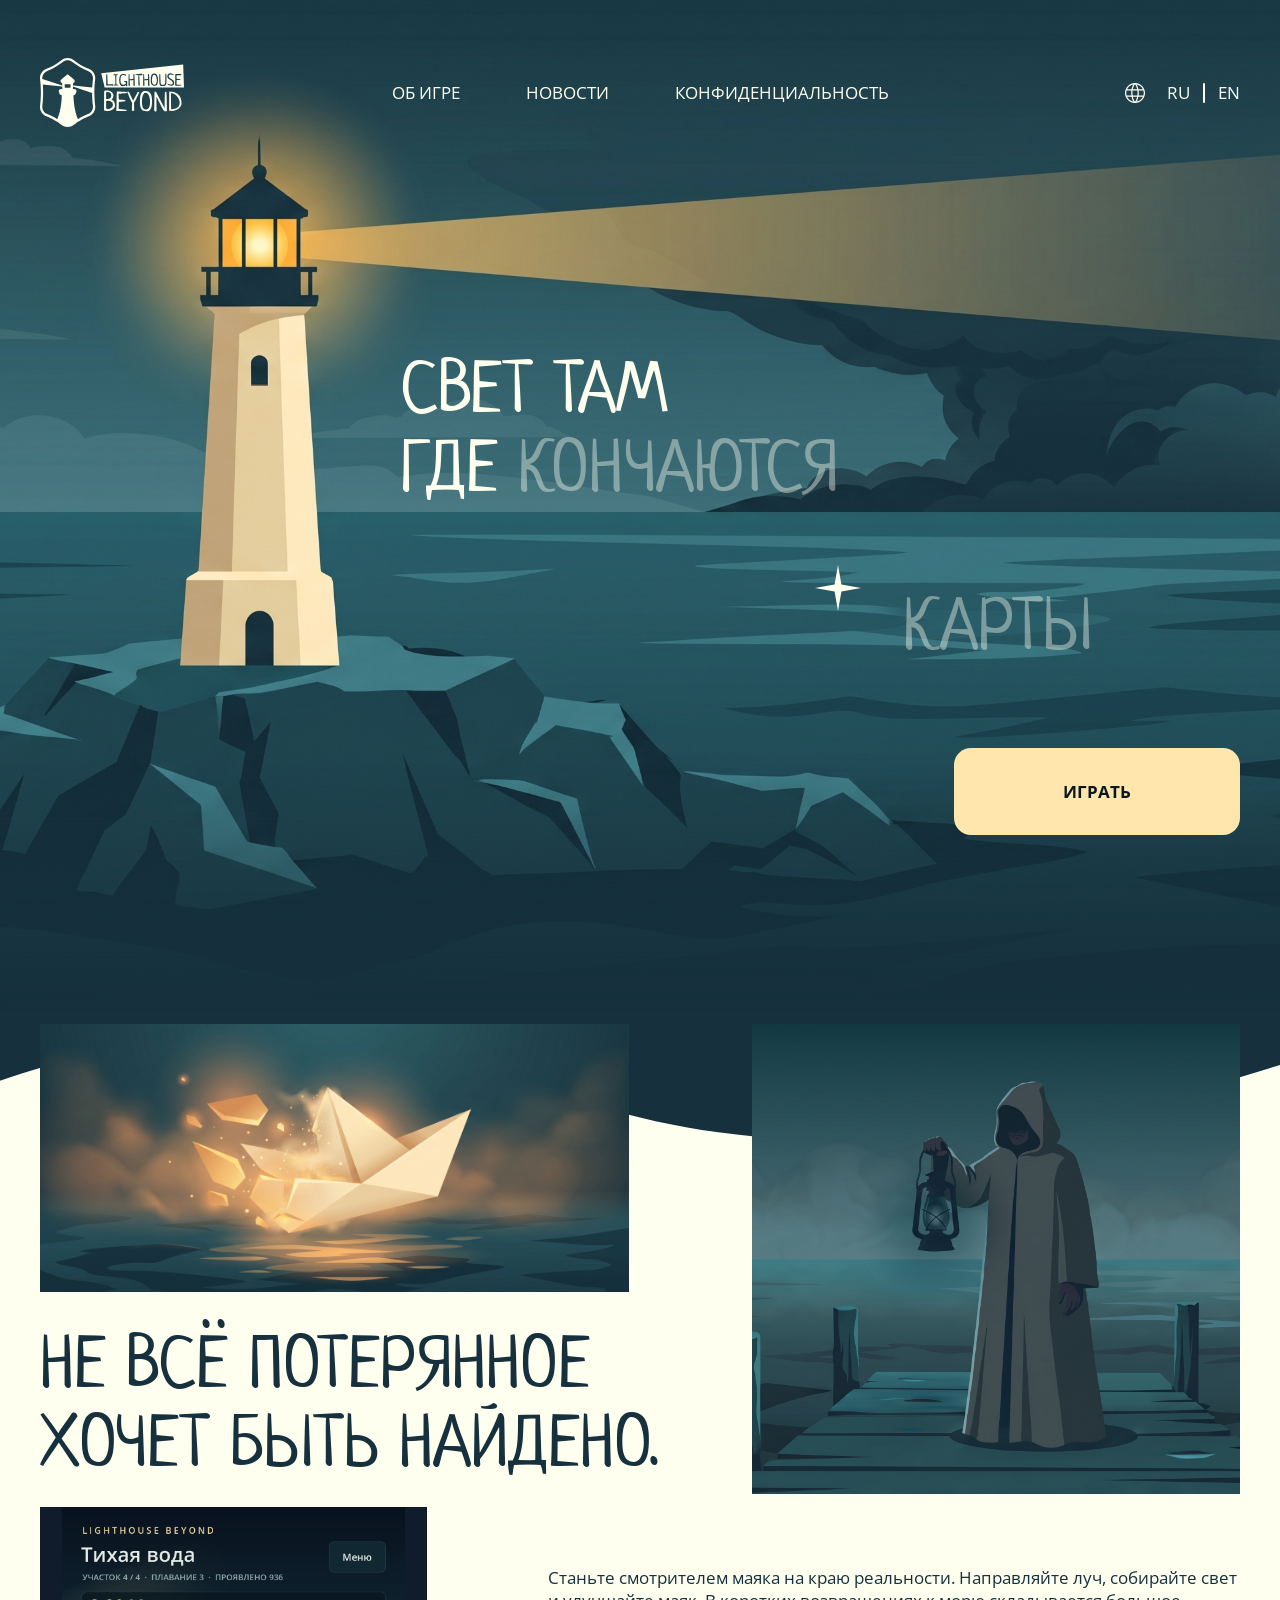
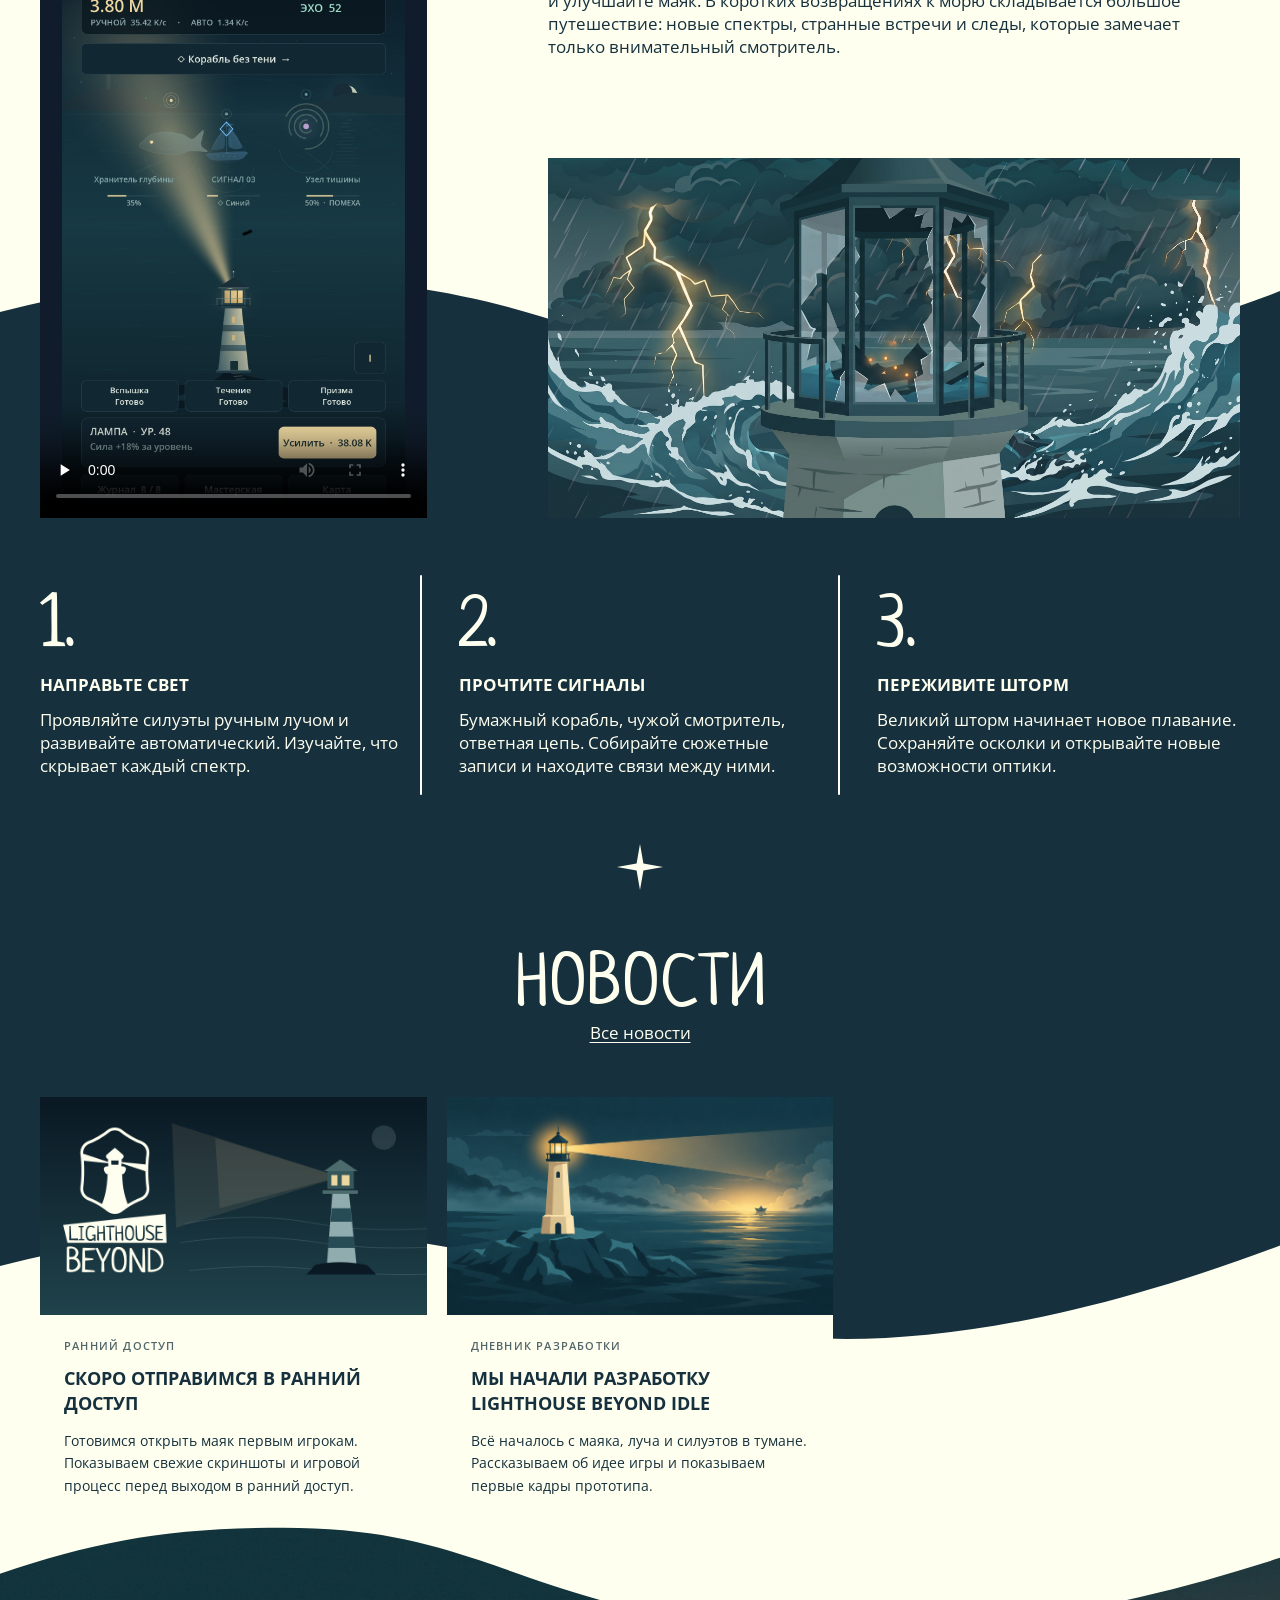
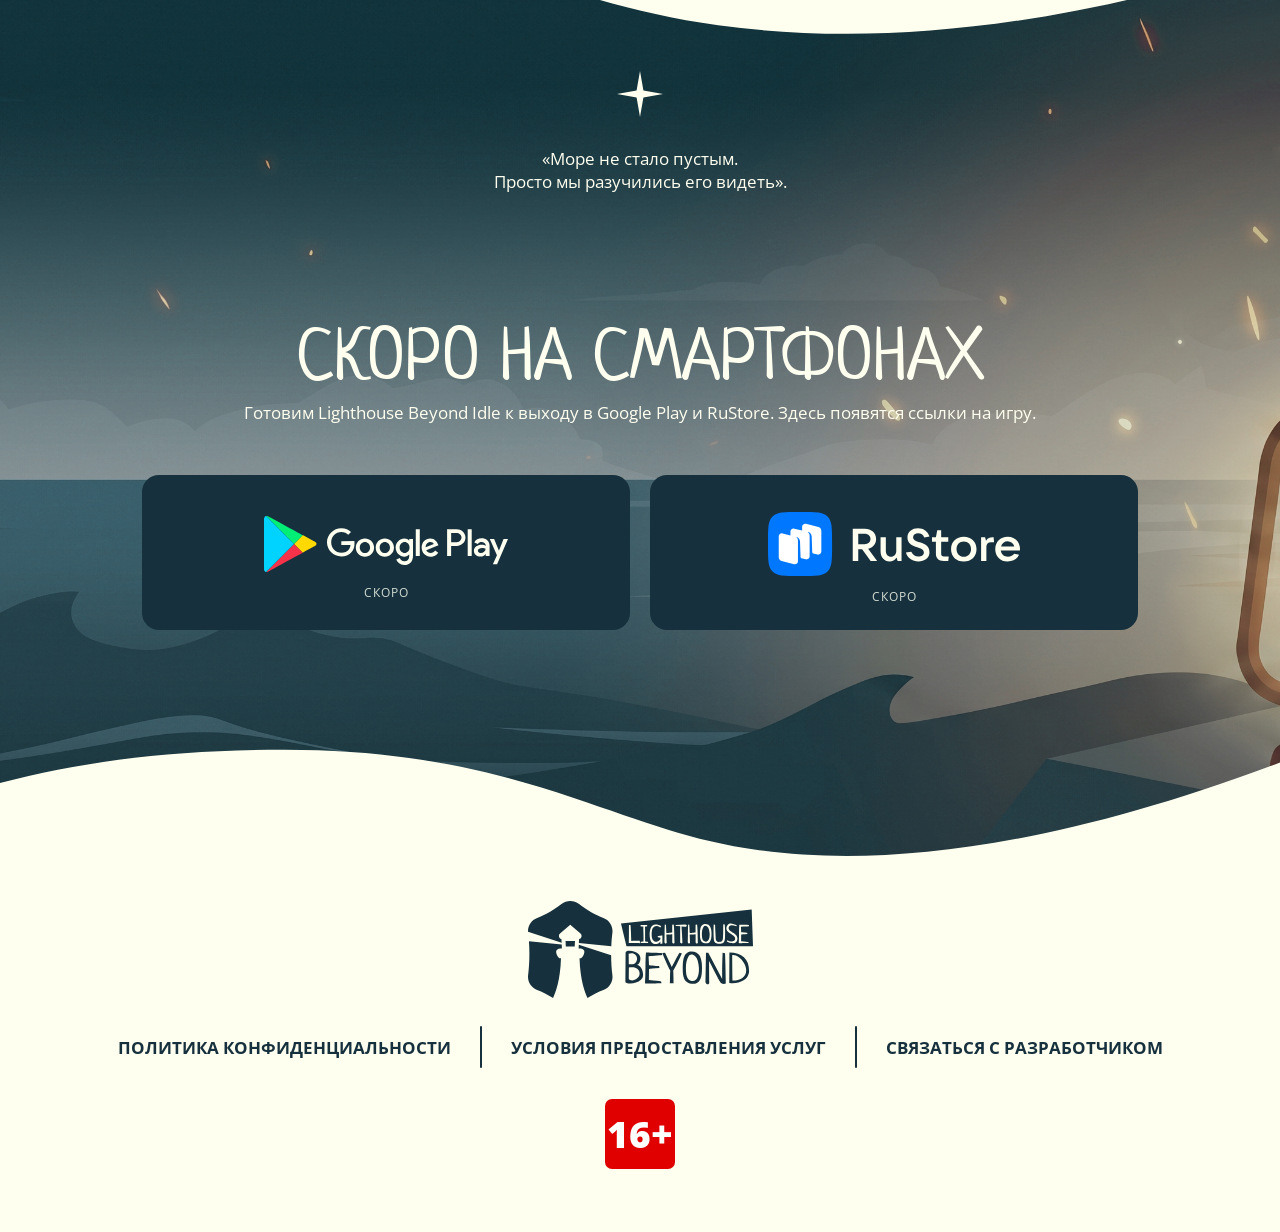
<file: index.html>
<!doctype html>
<html lang="ru"><head><meta charset="utf-8"><meta name="viewport" content="width=device-width, initial-scale=1">
<meta name="theme-color" content="#16313d"><meta name="referrer" content="no-referrer">
<meta http-equiv="Content-Security-Policy" content="default-src 'none'; style-src 'self'; script-src 'self'; img-src 'self' data:; font-src 'self'; media-src 'self'; base-uri 'none'; form-action 'none'; object-src 'none'; connect-src 'none'">
<title>Свет там где кончаются карты — Lighthouse Beyond Idle</title><meta name="description" content="Станьте смотрителем маяка на краю реальности. Направляйте луч, собирайте свет и открывайте море — по одному сигналу за раз.">
<link rel="canonical" href="https://jumocoder.github.io/lighthouse-beyond-website/"><link rel="alternate" hreflang="ru" href="https://jumocoder.github.io/lighthouse-beyond-website/"><link rel="alternate" hreflang="en" href="https://jumocoder.github.io/lighthouse-beyond-website/en/"><link rel="alternate" hreflang="x-default" href="https://jumocoder.github.io/lighthouse-beyond-website/">
<meta property="og:title" content="Свет там где кончаются карты — Lighthouse Beyond Idle"><meta property="og:description" content="Станьте смотрителем маяка на краю реальности. Направляйте луч, собирайте свет и открывайте море — по одному сигналу за раз."><meta property="og:type" content="website"><meta property="og:url" content="https://jumocoder.github.io/lighthouse-beyond-website/"><meta property="og:image" content="https://jumocoder.github.io/lighthouse-beyond-website/assets/figma/91-34.webp">
<link rel="icon" href="assets/beacon.svg" type="image/svg+xml"><link rel="preload" href="assets/fonts/Neucha.ttf" as="font" type="font/ttf" crossorigin><link rel="stylesheet" href="assets/site.css"><script src="assets/site.js" defer></script>
</head><body id="top" class="landing"><a class="skip" href="#main">К содержимому</a><header class="header "><div class="container header-inner">
    <a class="brand" href="./" aria-label="Lighthouse Beyond Idle"><picture><source media="(max-width: 900px)" srcset="assets/figma-v2/brand-mobile.svg"><img src="assets/figma-v2/brand-light.svg" width="144" height="69" alt="Lighthouse Beyond Idle"></picture></a>
    <nav class="navigation" aria-label="Навигация"><a href="./" aria-current="page">Об игре</a><a href="news/">Новости</a><a href="privacy/ru/">Конфиденциальность</a></nav>
    <nav class="languages" aria-label="Язык"><img src="assets/figma-v2/globe.svg" alt="" width="20" height="20"><a lang="ru" hreflang="ru" href="./" aria-label="Русский" aria-current="page">RU</a><span aria-hidden="true">|</span><a lang="en" hreflang="en" href="en/" aria-label="English" >EN</a></nav>
    <button class="menu-toggle" type="button" aria-label="Открыть меню" aria-haspopup="dialog" aria-expanded="false" aria-controls="mobile-menu"><img src="assets/figma-v2/menu-open.svg" width="24" height="24" alt=""></button>
  </div></header>
  <dialog class="mobile-menu" id="mobile-menu" aria-label="Навигация"><div class="menu-top"><a class="menu-brand" href="./"><img src="assets/figma-v2/brand-mobile.svg" width="113" height="54" alt="Lighthouse Beyond Idle"></a><button class="menu-close" type="button" aria-label="Закрыть меню"><img src="assets/figma-v2/menu-close.svg" width="24" height="24" alt=""></button></div><nav class="menu-navigation" aria-label="Навигация"><a href="./">Об игре</a><a href="news/">Новости</a><a href="privacy/ru/">Конфиденциальность</a></nav><a class="menu-play" href="./#release">Играть</a></dialog><main id="main">
    <section class="hero" aria-labelledby="hero-title"><div class="hero-visual"><img class="hero-art" src="assets/figma-v2/hero-source.jpg" width="2752" height="1536" alt="" fetchpriority="high"></div><div class="container hero-inner"><h1 id="hero-title"><span>Свет там</span><span>где <em>кончаются</em></span><span class="star" aria-hidden="true">✦</span><span class="title-end">карты</span></h1><a class="play-button" href="#release">Играть</a></div></section>
    <section class="about" id="story" aria-labelledby="story-title"><div class="container collage">
      <h2 id="story-title">Не всё потерянное<br>хочет быть найдено.</h2>
      <div class="collage-media" role="region" aria-label="Иллюстрации игры — прокрутите вправо" tabindex="0">
      <img class="collage-keeper" src="assets/keeper-current.jpg" width="2752" height="1536" alt="Чужой смотритель с погасшим фонарём" loading="lazy">
      <img class="collage-storm" src="assets/broken-lighthouse.jpg" width="2752" height="1536" alt="Разбитый фонарь маяка во время шторма" loading="lazy">
      <img class="collage-ship" src="assets/paper-ship.jpg" width="1920" height="1080" alt="Бумажный корабль в луче маяка" loading="lazy">
      </div>
      <div class="gameplay"><video controls playsinline preload="none" poster="assets/gameplay-ru.png" aria-label="Игровой процесс Lighthouse Beyond Idle"><source src="assets/gameplay-ru.mp4" type="video/mp4"><a href="assets/gameplay-ru.mp4">Открыть видео</a></video><p class="media-error" hidden>Видео не удалось загрузить. <a href="assets/gameplay-ru.mp4">Открыть видео ↗</a></p></div>
      <p class="story-copy"><span class="story-desktop">Станьте смотрителем маяка на краю реальности. Направляйте луч, собирайте свет и улучшайте маяк. В коротких возвращениях к морю складывается большое путешествие: новые спектры, странные встречи и следы, которые замечает только внимательный смотритель.</span><span class="story-mobile">Станьте смотрителем маяка на краю реальности. Направляйте луч, собирайте свет и улучшайте маяк. В коротких возвращениях к морю складывается большое путешествие.</span></p>
    </div></section>
    <section class="journey container" aria-label="Об игре"><article class="chapter"><span class="number" aria-hidden="true">1.</span><h3>Направьте свет</h3><p>Проявляйте силуэты ручным лучом и развивайте автоматический. Изучайте, что скрывает каждый спектр.</p></article><article class="chapter"><span class="number" aria-hidden="true">2.</span><h3>Прочтите сигналы</h3><p>Бумажный корабль, чужой смотритель, ответная цепь. Собирайте сюжетные записи и находите связи между ними.</p></article><article class="chapter"><span class="number" aria-hidden="true">3.</span><h3>Переживите шторм</h3><p>Великий шторм начинает новое плавание. Сохраняйте осколки и открывайте новые возможности оптики.</p></article></section>
    <section class="news-section" id="news" aria-labelledby="news-title"><div class="container"><span class="star" aria-hidden="true">✦</span><h2 class="news-title" id="news-title">Новости</h2><a class="all-news" href="news/">Все новости</a><div class="news-grid" role="region" aria-label="Новости"><article class="news-card"><a class="news-link" href="news/early-access/"><img src="assets/news/early-access-cover.png" width="1600" height="900" alt="" loading="lazy"><div class="news-copy"><span class="news-category">Ранний доступ</span><h3>Скоро отправимся в ранний доступ</h3><p>Готовимся открыть маяк первым игрокам. Показываем свежие скриншоты и игровой процесс перед выходом в ранний доступ.</p><span class="news-arrow" aria-label="Читать">⟶</span></div></a></article><article class="news-card"><a class="news-link" href="news/development-begins/"><img src="assets/news/development-cover.png" width="1600" height="900" alt="" loading="lazy"><div class="news-copy"><span class="news-category">Дневник разработки</span><h3>Мы начали разработку Lighthouse Beyond Idle</h3><p>Всё началось с маяка, луча и силуэтов в тумане. Рассказываем об идее игры и показываем первые кадры прототипа.</p><span class="news-arrow" aria-label="Читать">⟶</span></div></a></article></div></div></section>
    <section class="release" id="release" aria-labelledby="release-title"><div class="container release-inner"><span class="star" aria-hidden="true">✦</span><blockquote>«Море не стало пустым.<br>Просто мы разучились его видеть».</blockquote><h2 id="release-title">Скоро на смартфонах</h2><p class="release-copy">Готовим Lighthouse Beyond Idle к выходу в Google Play и RuStore. Здесь появятся ссылки на игру.</p><div class="stores"><div class="store" aria-label="Google Play — Скоро"><img src="assets/figma-v2/google-play.svg" alt="Google Play" width="243" height="56"><span>Скоро</span></div><div class="store" aria-label="RuStore — Скоро"><img src="assets/figma-v2/rustore.svg" alt="RuStore" width="253" height="64"><span>Скоро</span></div></div><p class="release-note">Игра проходит тестирование. Дата выхода пока не объявлена.</p></div></section>
  </main><footer class="footer"><div class="container footer-inner">
    <a class="footer-brand" href="./" aria-label="Lighthouse Beyond Idle"><picture><source media="(max-width: 900px)" srcset="assets/figma-v2/brand-dark-mobile.svg"><img src="assets/figma-v2/brand-dark.svg" width="225" height="97" alt="Lighthouse Beyond Idle"></picture></a>
    <nav class="footer-links" aria-label="Документы"><a href="privacy/ru/">Политика конфиденциальности</a><a href="terms/">Условия предоставления услуг</a><a class="contact" href="mailto:al.mandarinne@mail.ru">Связаться с разработчиком</a></nav>
    <p class="age-rating" aria-label="Для игроков от 16 лет">16+</p>
  </div></footer></body></html>
</file>
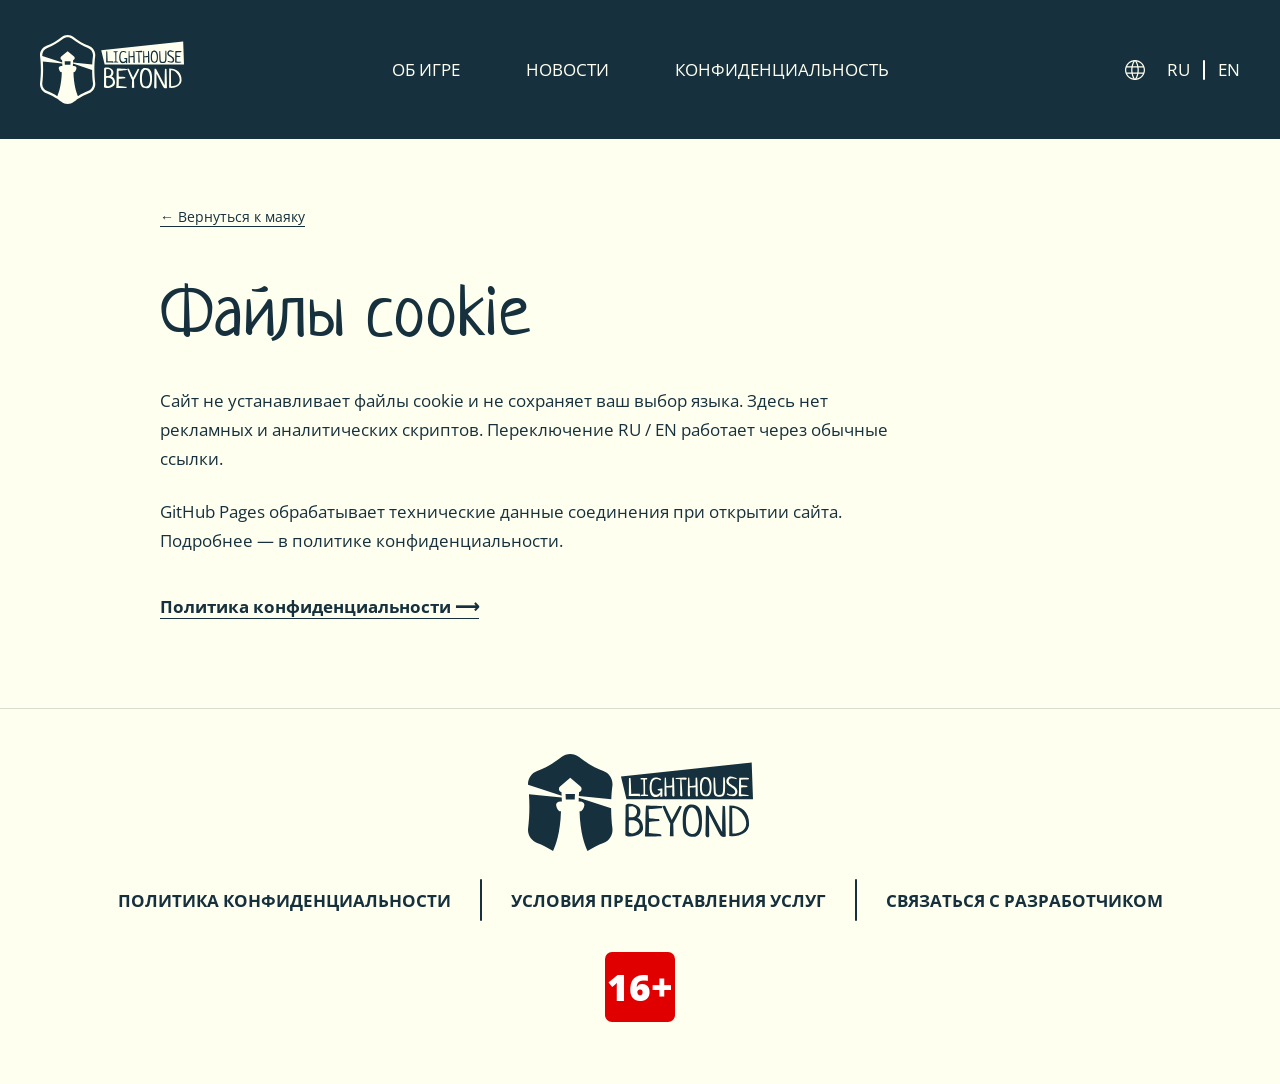
<file: cookies/index.html>
<!doctype html>
<html lang="ru"><head><meta charset="utf-8"><meta name="viewport" content="width=device-width, initial-scale=1">
<meta name="theme-color" content="#16313d"><meta name="referrer" content="no-referrer">
<meta http-equiv="Content-Security-Policy" content="default-src 'none'; style-src 'self'; script-src 'self'; img-src 'self' data:; font-src 'self'; media-src 'self'; base-uri 'none'; form-action 'none'; object-src 'none'; connect-src 'none'">
<title>Файлы cookie — Lighthouse Beyond Idle</title><meta name="description" content="Станьте смотрителем маяка на краю реальности. Направляйте луч, собирайте свет и открывайте море — по одному сигналу за раз.">
<link rel="canonical" href="https://jumocoder.github.io/lighthouse-beyond-website/cookies/"><link rel="alternate" hreflang="ru" href="https://jumocoder.github.io/lighthouse-beyond-website/cookies/"><link rel="alternate" hreflang="en" href="https://jumocoder.github.io/lighthouse-beyond-website/en/cookies/"><link rel="alternate" hreflang="x-default" href="https://jumocoder.github.io/lighthouse-beyond-website/cookies/">
<meta property="og:title" content="Файлы cookie — Lighthouse Beyond Idle"><meta property="og:description" content="Станьте смотрителем маяка на краю реальности. Направляйте луч, собирайте свет и открывайте море — по одному сигналу за раз."><meta property="og:type" content="website"><meta property="og:url" content="https://jumocoder.github.io/lighthouse-beyond-website/cookies/"><meta property="og:image" content="https://jumocoder.github.io/lighthouse-beyond-website/assets/figma/91-34.webp">
<link rel="icon" href="../assets/beacon.svg" type="image/svg+xml"><link rel="preload" href="../assets/fonts/Neucha.ttf" as="font" type="font/ttf" crossorigin><link rel="stylesheet" href="../assets/site.css"><script src="../assets/site.js" defer></script>
</head><body id="top" class="inner-page"><a class="skip" href="#main">К содержимому</a><header class="header header-solid"><div class="container header-inner">
    <a class="brand" href="../" aria-label="Lighthouse Beyond Idle"><picture><source media="(max-width: 900px)" srcset="../assets/figma-v2/brand-mobile.svg"><img src="../assets/figma-v2/brand-light.svg" width="144" height="69" alt="Lighthouse Beyond Idle"></picture></a>
    <nav class="navigation" aria-label="Навигация"><a href="../">Об игре</a><a href="../news/">Новости</a><a href="../privacy/ru/">Конфиденциальность</a></nav>
    <nav class="languages" aria-label="Язык"><img src="../assets/figma-v2/globe.svg" alt="" width="20" height="20"><a lang="ru" hreflang="ru" href="./" aria-label="Русский" aria-current="page">RU</a><span aria-hidden="true">|</span><a lang="en" hreflang="en" href="../en/cookies/" aria-label="English" >EN</a></nav>
    <button class="menu-toggle" type="button" aria-label="Открыть меню" aria-haspopup="dialog" aria-expanded="false" aria-controls="mobile-menu"><img src="../assets/figma-v2/menu-open.svg" width="24" height="24" alt=""></button>
  </div></header>
  <dialog class="mobile-menu" id="mobile-menu" aria-label="Навигация"><div class="menu-top"><a class="menu-brand" href="../"><img src="../assets/figma-v2/brand-mobile.svg" width="113" height="54" alt="Lighthouse Beyond Idle"></a><button class="menu-close" type="button" aria-label="Закрыть меню"><img src="../assets/figma-v2/menu-close.svg" width="24" height="24" alt=""></button></div><nav class="menu-navigation" aria-label="Навигация"><a href="../">Об игре</a><a href="../news/">Новости</a><a href="../privacy/ru/">Конфиденциальность</a></nav><a class="menu-play" href="../#release">Играть</a></dialog><main class="article-page text-page container" id="main"><a class="back-link" href="../">← Вернуться к маяку</a><h1>Файлы cookie</h1><p>Сайт не устанавливает файлы cookie и не сохраняет ваш выбор языка. Здесь нет рекламных и аналитических скриптов. Переключение RU / EN работает через обычные ссылки.</p><p>GitHub Pages обрабатывает технические данные соединения при открытии сайта. Подробнее — в политике конфиденциальности.</p><a class="text-link" href="../privacy/ru/">Политика конфиденциальности ⟶</a></main><footer class="footer"><div class="container footer-inner">
    <a class="footer-brand" href="../" aria-label="Lighthouse Beyond Idle"><picture><source media="(max-width: 900px)" srcset="../assets/figma-v2/brand-dark-mobile.svg"><img src="../assets/figma-v2/brand-dark.svg" width="225" height="97" alt="Lighthouse Beyond Idle"></picture></a>
    <nav class="footer-links" aria-label="Документы"><a href="../privacy/ru/">Политика конфиденциальности</a><a href="../terms/">Условия предоставления услуг</a><a class="contact" href="mailto:al.mandarinne@mail.ru">Связаться с разработчиком</a></nav>
    <p class="age-rating" aria-label="Для игроков от 16 лет">16+</p>
  </div></footer></body></html>
</file>
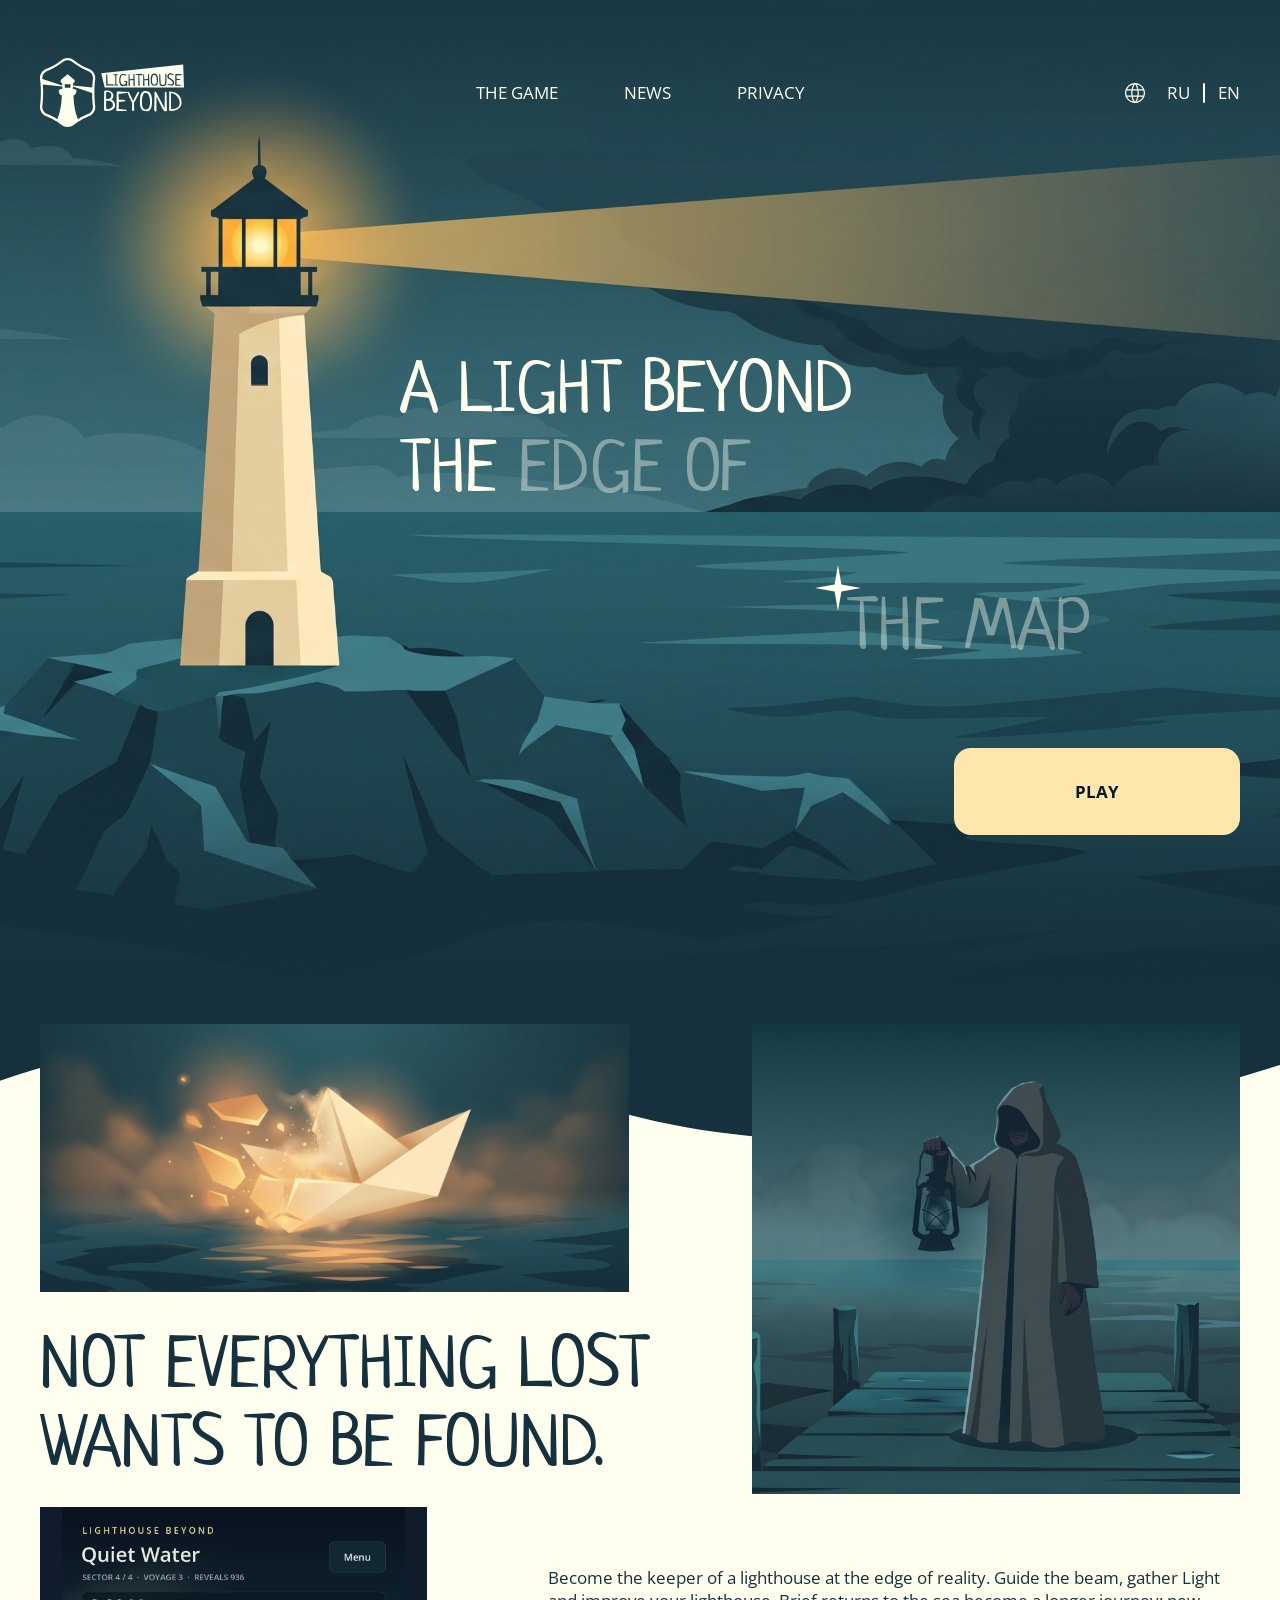
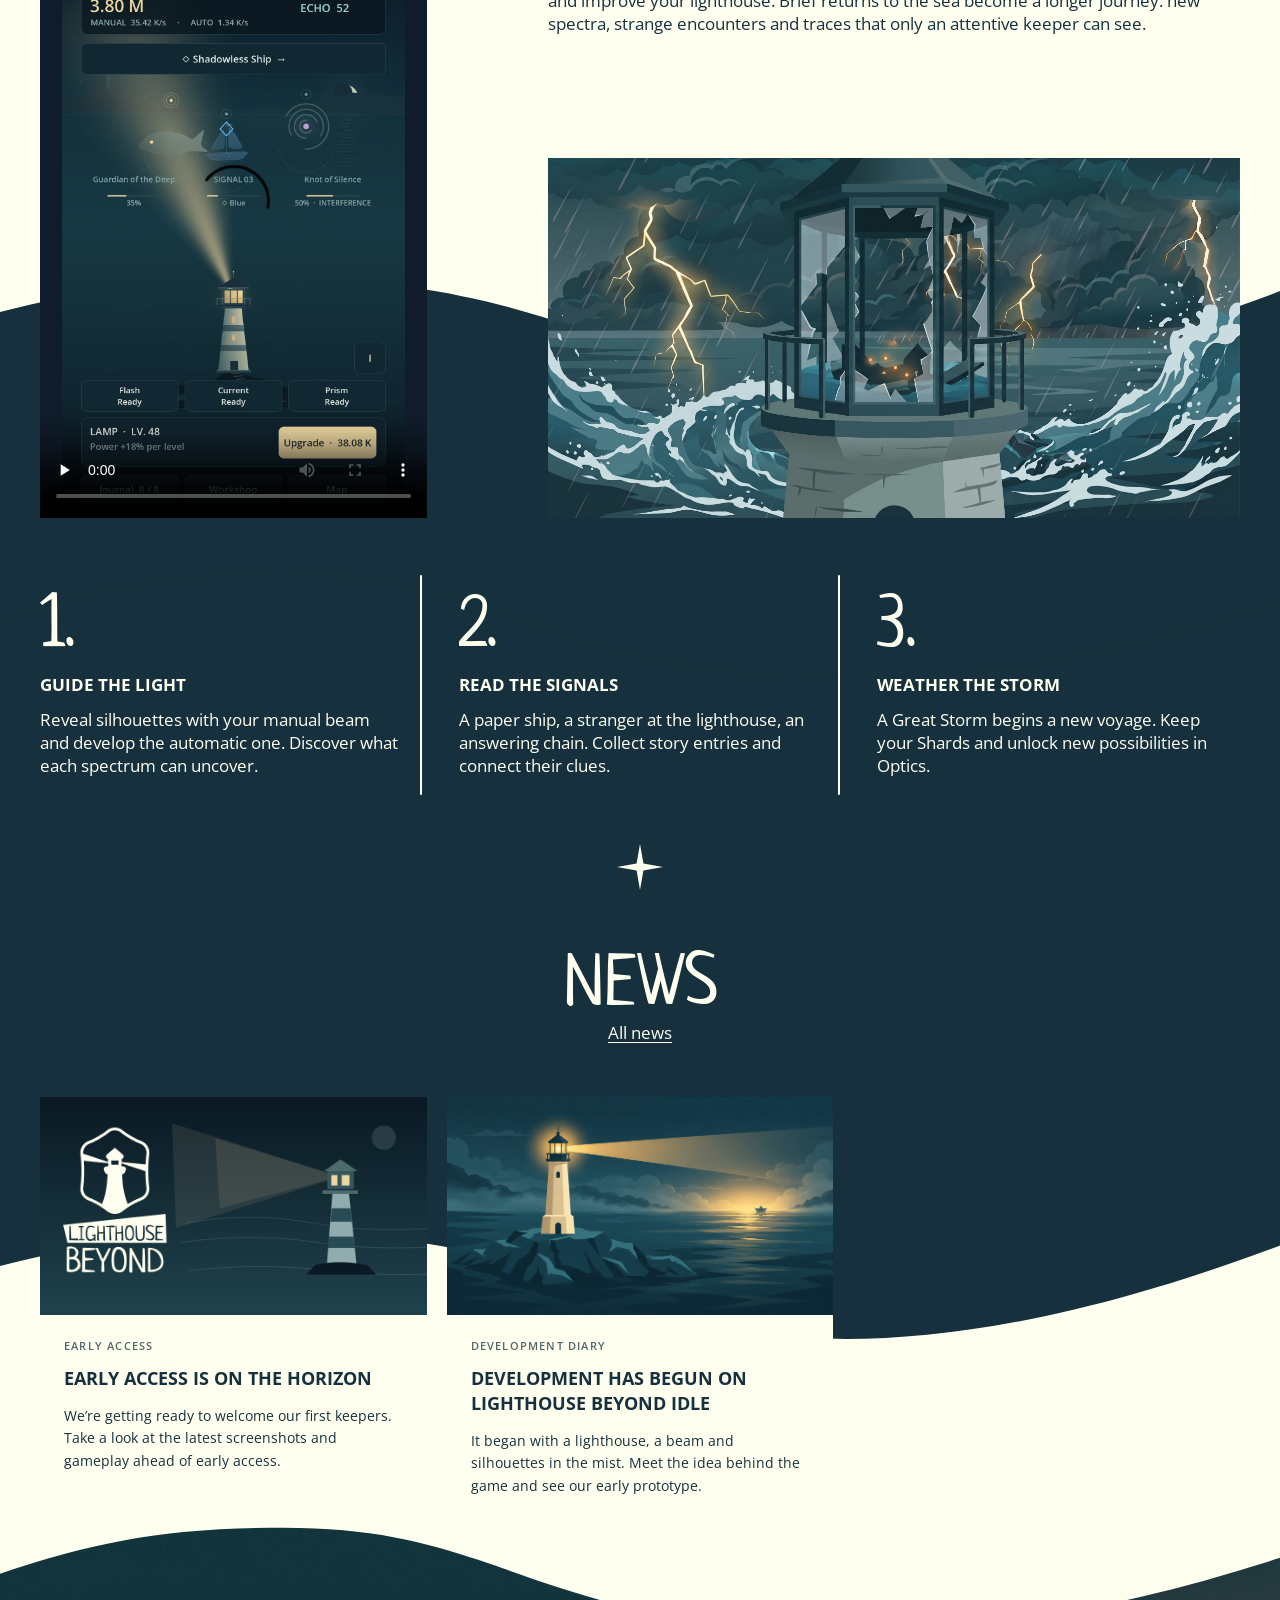
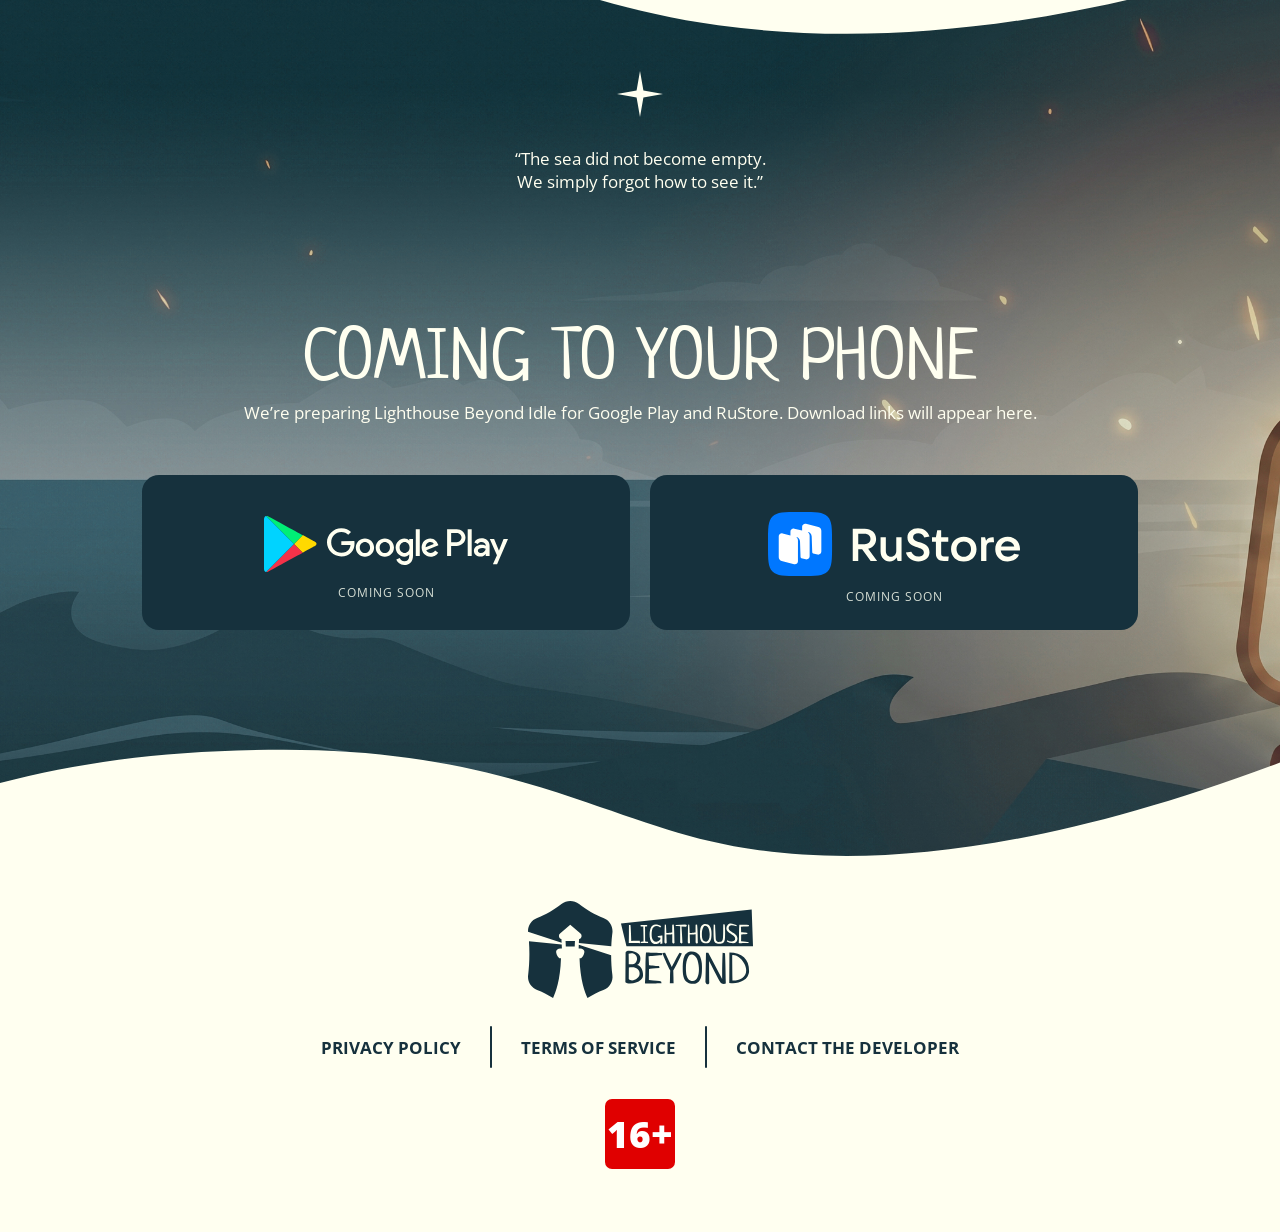
<file: en/index.html>
<!doctype html>
<html lang="en"><head><meta charset="utf-8"><meta name="viewport" content="width=device-width, initial-scale=1">
<meta name="theme-color" content="#16313d"><meta name="referrer" content="no-referrer">
<meta http-equiv="Content-Security-Policy" content="default-src 'none'; style-src 'self'; script-src 'self'; img-src 'self' data:; font-src 'self'; media-src 'self'; base-uri 'none'; form-action 'none'; object-src 'none'; connect-src 'none'">
<title>A light beyond the edge of the map — Lighthouse Beyond Idle</title><meta name="description" content="Become the keeper of a lighthouse at the edge of reality. Guide the beam, gather Light and discover the sea, one signal at a time.">
<link rel="canonical" href="https://jumocoder.github.io/lighthouse-beyond-website/en/"><link rel="alternate" hreflang="ru" href="https://jumocoder.github.io/lighthouse-beyond-website/"><link rel="alternate" hreflang="en" href="https://jumocoder.github.io/lighthouse-beyond-website/en/"><link rel="alternate" hreflang="x-default" href="https://jumocoder.github.io/lighthouse-beyond-website/">
<meta property="og:title" content="A light beyond the edge of the map — Lighthouse Beyond Idle"><meta property="og:description" content="Become the keeper of a lighthouse at the edge of reality. Guide the beam, gather Light and discover the sea, one signal at a time."><meta property="og:type" content="website"><meta property="og:url" content="https://jumocoder.github.io/lighthouse-beyond-website/en/"><meta property="og:image" content="https://jumocoder.github.io/lighthouse-beyond-website/assets/figma/91-34.webp">
<link rel="icon" href="../assets/beacon.svg" type="image/svg+xml"><link rel="preload" href="../assets/fonts/Neucha.ttf" as="font" type="font/ttf" crossorigin><link rel="stylesheet" href="../assets/site.css"><script src="../assets/site.js" defer></script>
</head><body id="top" class="landing"><a class="skip" href="#main">Skip to content</a><header class="header "><div class="container header-inner">
    <a class="brand" href="../en/" aria-label="Lighthouse Beyond Idle"><picture><source media="(max-width: 900px)" srcset="../assets/figma-v2/brand-mobile.svg"><img src="../assets/figma-v2/brand-light.svg" width="144" height="69" alt="Lighthouse Beyond Idle"></picture></a>
    <nav class="navigation" aria-label="Navigation"><a href="../en/" aria-current="page">The game</a><a href="../en/news/">News</a><a href="../privacy/">Privacy</a></nav>
    <nav class="languages" aria-label="Language"><img src="../assets/figma-v2/globe.svg" alt="" width="20" height="20"><a lang="ru" hreflang="ru" href="../" aria-label="Русский" >RU</a><span aria-hidden="true">|</span><a lang="en" hreflang="en" href="./" aria-label="English" aria-current="page">EN</a></nav>
    <button class="menu-toggle" type="button" aria-label="Open menu" aria-haspopup="dialog" aria-expanded="false" aria-controls="mobile-menu"><img src="../assets/figma-v2/menu-open.svg" width="24" height="24" alt=""></button>
  </div></header>
  <dialog class="mobile-menu" id="mobile-menu" aria-label="Navigation"><div class="menu-top"><a class="menu-brand" href="../en/"><img src="../assets/figma-v2/brand-mobile.svg" width="113" height="54" alt="Lighthouse Beyond Idle"></a><button class="menu-close" type="button" aria-label="Close menu"><img src="../assets/figma-v2/menu-close.svg" width="24" height="24" alt=""></button></div><nav class="menu-navigation" aria-label="Navigation"><a href="../en/">The game</a><a href="../en/news/">News</a><a href="../privacy/">Privacy</a></nav><a class="menu-play" href="../en/#release">Play</a></dialog><main id="main">
    <section class="hero" aria-labelledby="hero-title"><div class="hero-visual"><img class="hero-art" src="../assets/figma-v2/hero-source.jpg" width="2752" height="1536" alt="" fetchpriority="high"></div><div class="container hero-inner"><h1 id="hero-title"><span>A light beyond</span><span>the <em>edge of</em></span><span class="star" aria-hidden="true">✦</span><span class="title-end">the map</span></h1><a class="play-button" href="#release">Play</a></div></section>
    <section class="about" id="story" aria-labelledby="story-title"><div class="container collage">
      <h2 id="story-title">Not everything lost<br>wants to be found.</h2>
      <div class="collage-media" role="region" aria-label="Game illustrations — scroll right" tabindex="0">
      <img class="collage-keeper" src="../assets/keeper-current.jpg" width="2752" height="1536" alt="A stranger holding an unlit lantern" loading="lazy">
      <img class="collage-storm" src="../assets/broken-lighthouse.jpg" width="2752" height="1536" alt="The shattered lighthouse lantern room during a storm" loading="lazy">
      <img class="collage-ship" src="../assets/paper-ship.jpg" width="1920" height="1080" alt="A paper ship in the lighthouse beam" loading="lazy">
      </div>
      <div class="gameplay"><video controls playsinline preload="none" poster="../assets/gameplay-en.png" aria-label="Lighthouse Beyond Idle gameplay"><source src="../assets/gameplay-en.mp4" type="video/mp4"><a href="../assets/gameplay-en.mp4">Open video</a></video><p class="media-error" hidden>The video could not be loaded. <a href="../assets/gameplay-en.mp4">Open video ↗</a></p></div>
      <p class="story-copy"><span class="story-desktop">Become the keeper of a lighthouse at the edge of reality. Guide the beam, gather Light and improve your lighthouse. Brief returns to the sea become a longer journey: new spectra, strange encounters and traces that only an attentive keeper can see.</span><span class="story-mobile">Become the keeper of a lighthouse at the edge of reality. Guide the beam, gather Light and improve your lighthouse. Brief returns to the sea become a longer journey.</span></p>
    </div></section>
    <section class="journey container" aria-label="The game"><article class="chapter"><span class="number" aria-hidden="true">1.</span><h3>Guide the light</h3><p>Reveal silhouettes with your manual beam and develop the automatic one. Discover what each spectrum can uncover.</p></article><article class="chapter"><span class="number" aria-hidden="true">2.</span><h3>Read the signals</h3><p>A paper ship, a stranger at the lighthouse, an answering chain. Collect story entries and connect their clues.</p></article><article class="chapter"><span class="number" aria-hidden="true">3.</span><h3>Weather the storm</h3><p>A Great Storm begins a new voyage. Keep your Shards and unlock new possibilities in Optics.</p></article></section>
    <section class="news-section" id="news" aria-labelledby="news-title"><div class="container"><span class="star" aria-hidden="true">✦</span><h2 class="news-title" id="news-title">News</h2><a class="all-news" href="../en/news/">All news</a><div class="news-grid" role="region" aria-label="News"><article class="news-card"><a class="news-link" href="../en/news/early-access/"><img src="../assets/news/early-access-cover.png" width="1600" height="900" alt="" loading="lazy"><div class="news-copy"><span class="news-category">Early access</span><h3>Early access is on the horizon</h3><p>We’re getting ready to welcome our first keepers. Take a look at the latest screenshots and gameplay ahead of early access.</p><span class="news-arrow" aria-label="Read">⟶</span></div></a></article><article class="news-card"><a class="news-link" href="../en/news/development-begins/"><img src="../assets/news/development-cover.png" width="1600" height="900" alt="" loading="lazy"><div class="news-copy"><span class="news-category">Development diary</span><h3>Development has begun on Lighthouse Beyond Idle</h3><p>It began with a lighthouse, a beam and silhouettes in the mist. Meet the idea behind the game and see our early prototype.</p><span class="news-arrow" aria-label="Read">⟶</span></div></a></article></div></div></section>
    <section class="release" id="release" aria-labelledby="release-title"><div class="container release-inner"><span class="star" aria-hidden="true">✦</span><blockquote>“The sea did not become empty.<br>We simply forgot how to see it.”</blockquote><h2 id="release-title">Coming to your phone</h2><p class="release-copy">We’re preparing Lighthouse Beyond Idle for Google Play and RuStore. Download links will appear here.</p><div class="stores"><div class="store" aria-label="Google Play — Coming soon"><img src="../assets/figma-v2/google-play.svg" alt="Google Play" width="243" height="56"><span>Coming soon</span></div><div class="store" aria-label="RuStore — Coming soon"><img src="../assets/figma-v2/rustore.svg" alt="RuStore" width="253" height="64"><span>Coming soon</span></div></div><p class="release-note">The game is in testing. A release date has not been announced.</p></div></section>
  </main><footer class="footer"><div class="container footer-inner">
    <a class="footer-brand" href="../en/" aria-label="Lighthouse Beyond Idle"><picture><source media="(max-width: 900px)" srcset="../assets/figma-v2/brand-dark-mobile.svg"><img src="../assets/figma-v2/brand-dark.svg" width="225" height="97" alt="Lighthouse Beyond Idle"></picture></a>
    <nav class="footer-links" aria-label="Documents"><a href="../privacy/">Privacy policy</a><a href="../en/terms/">Terms of service</a><a class="contact" href="mailto:al.mandarinne@mail.ru">Contact the developer</a></nav>
    <p class="age-rating" aria-label="For ages 16 and up">16+</p>
  </div></footer></body></html>
</file>
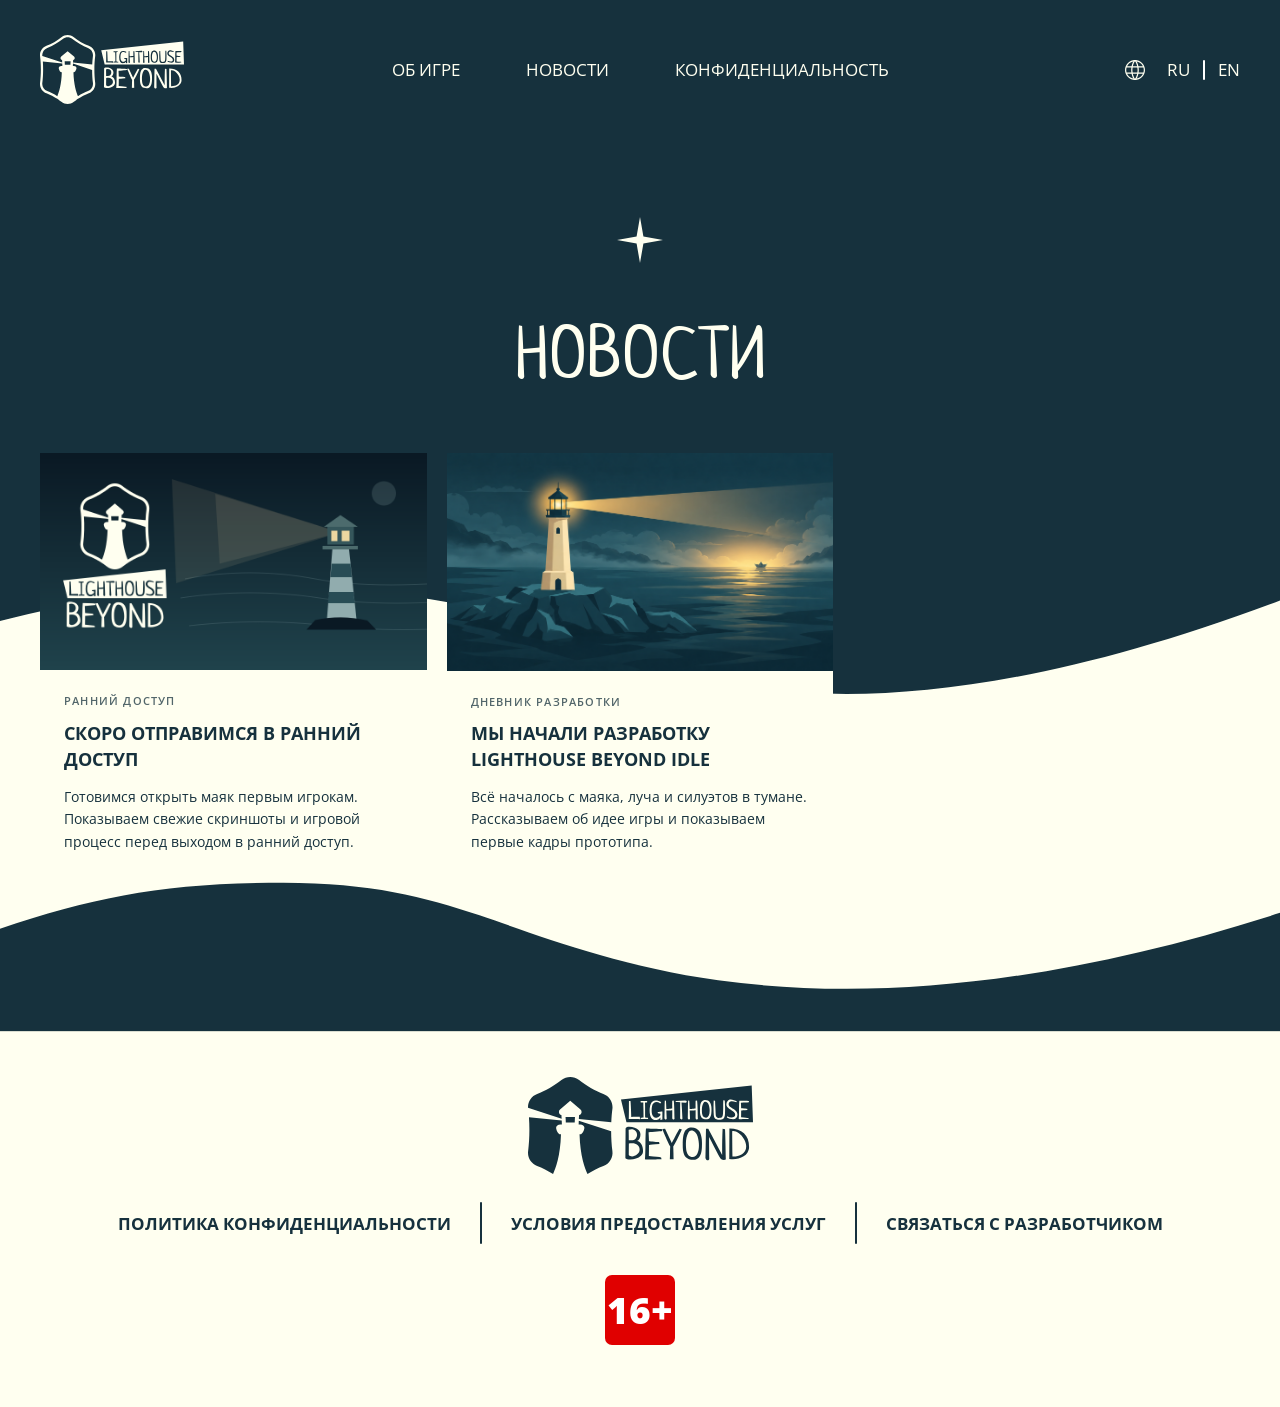
<file: news/index.html>
<!doctype html>
<html lang="ru"><head><meta charset="utf-8"><meta name="viewport" content="width=device-width, initial-scale=1">
<meta name="theme-color" content="#16313d"><meta name="referrer" content="no-referrer">
<meta http-equiv="Content-Security-Policy" content="default-src 'none'; style-src 'self'; script-src 'self'; img-src 'self' data:; font-src 'self'; media-src 'self'; base-uri 'none'; form-action 'none'; object-src 'none'; connect-src 'none'">
<title>Новости — Lighthouse Beyond Idle</title><meta name="description" content="Станьте смотрителем маяка на краю реальности. Направляйте луч, собирайте свет и открывайте море — по одному сигналу за раз.">
<link rel="canonical" href="https://jumocoder.github.io/lighthouse-beyond-website/news/"><link rel="alternate" hreflang="ru" href="https://jumocoder.github.io/lighthouse-beyond-website/news/"><link rel="alternate" hreflang="en" href="https://jumocoder.github.io/lighthouse-beyond-website/en/news/"><link rel="alternate" hreflang="x-default" href="https://jumocoder.github.io/lighthouse-beyond-website/news/">
<meta property="og:title" content="Новости — Lighthouse Beyond Idle"><meta property="og:description" content="Станьте смотрителем маяка на краю реальности. Направляйте луч, собирайте свет и открывайте море — по одному сигналу за раз."><meta property="og:type" content="website"><meta property="og:url" content="https://jumocoder.github.io/lighthouse-beyond-website/news/"><meta property="og:image" content="https://jumocoder.github.io/lighthouse-beyond-website/assets/figma/91-34.webp">
<link rel="icon" href="../assets/beacon.svg" type="image/svg+xml"><link rel="preload" href="../assets/fonts/Neucha.ttf" as="font" type="font/ttf" crossorigin><link rel="stylesheet" href="../assets/site.css"><script src="../assets/site.js" defer></script>
</head><body id="top" class="inner-page"><a class="skip" href="#main">К содержимому</a><header class="header header-solid"><div class="container header-inner">
    <a class="brand" href="../" aria-label="Lighthouse Beyond Idle"><picture><source media="(max-width: 900px)" srcset="../assets/figma-v2/brand-mobile.svg"><img src="../assets/figma-v2/brand-light.svg" width="144" height="69" alt="Lighthouse Beyond Idle"></picture></a>
    <nav class="navigation" aria-label="Навигация"><a href="../">Об игре</a><a href="../news/" aria-current="page">Новости</a><a href="../privacy/ru/">Конфиденциальность</a></nav>
    <nav class="languages" aria-label="Язык"><img src="../assets/figma-v2/globe.svg" alt="" width="20" height="20"><a lang="ru" hreflang="ru" href="./" aria-label="Русский" aria-current="page">RU</a><span aria-hidden="true">|</span><a lang="en" hreflang="en" href="../en/news/" aria-label="English" >EN</a></nav>
    <button class="menu-toggle" type="button" aria-label="Открыть меню" aria-haspopup="dialog" aria-expanded="false" aria-controls="mobile-menu"><img src="../assets/figma-v2/menu-open.svg" width="24" height="24" alt=""></button>
  </div></header>
  <dialog class="mobile-menu" id="mobile-menu" aria-label="Навигация"><div class="menu-top"><a class="menu-brand" href="../"><img src="../assets/figma-v2/brand-mobile.svg" width="113" height="54" alt="Lighthouse Beyond Idle"></a><button class="menu-close" type="button" aria-label="Закрыть меню"><img src="../assets/figma-v2/menu-close.svg" width="24" height="24" alt=""></button></div><nav class="menu-navigation" aria-label="Навигация"><a href="../">Об игре</a><a href="../news/">Новости</a><a href="../privacy/ru/">Конфиденциальность</a></nav><a class="menu-play" href="../#release">Играть</a></dialog><main class="news-page" id="main"><section class="news-section" id="news" aria-labelledby="news-title"><div class="container"><span class="star" aria-hidden="true">✦</span><h1 class="news-title" id="news-title">Новости</h1><div class="news-grid"><article class="news-card"><a class="news-link" href="../news/early-access/"><img src="../assets/news/early-access-cover.png" width="1600" height="900" alt="" loading="lazy"><div class="news-copy"><span class="news-category">Ранний доступ</span><h2>Скоро отправимся в ранний доступ</h2><p>Готовимся открыть маяк первым игрокам. Показываем свежие скриншоты и игровой процесс перед выходом в ранний доступ.</p><span class="news-arrow" aria-label="Читать">⟶</span></div></a></article><article class="news-card"><a class="news-link" href="../news/development-begins/"><img src="../assets/news/development-cover.png" width="1600" height="900" alt="" loading="lazy"><div class="news-copy"><span class="news-category">Дневник разработки</span><h2>Мы начали разработку Lighthouse Beyond Idle</h2><p>Всё началось с маяка, луча и силуэтов в тумане. Рассказываем об идее игры и показываем первые кадры прототипа.</p><span class="news-arrow" aria-label="Читать">⟶</span></div></a></article></div></div></section></main><footer class="footer"><div class="container footer-inner">
    <a class="footer-brand" href="../" aria-label="Lighthouse Beyond Idle"><picture><source media="(max-width: 900px)" srcset="../assets/figma-v2/brand-dark-mobile.svg"><img src="../assets/figma-v2/brand-dark.svg" width="225" height="97" alt="Lighthouse Beyond Idle"></picture></a>
    <nav class="footer-links" aria-label="Документы"><a href="../privacy/ru/">Политика конфиденциальности</a><a href="../terms/">Условия предоставления услуг</a><a class="contact" href="mailto:al.mandarinne@mail.ru">Связаться с разработчиком</a></nav>
    <p class="age-rating" aria-label="Для игроков от 16 лет">16+</p>
  </div></footer></body></html>
</file>
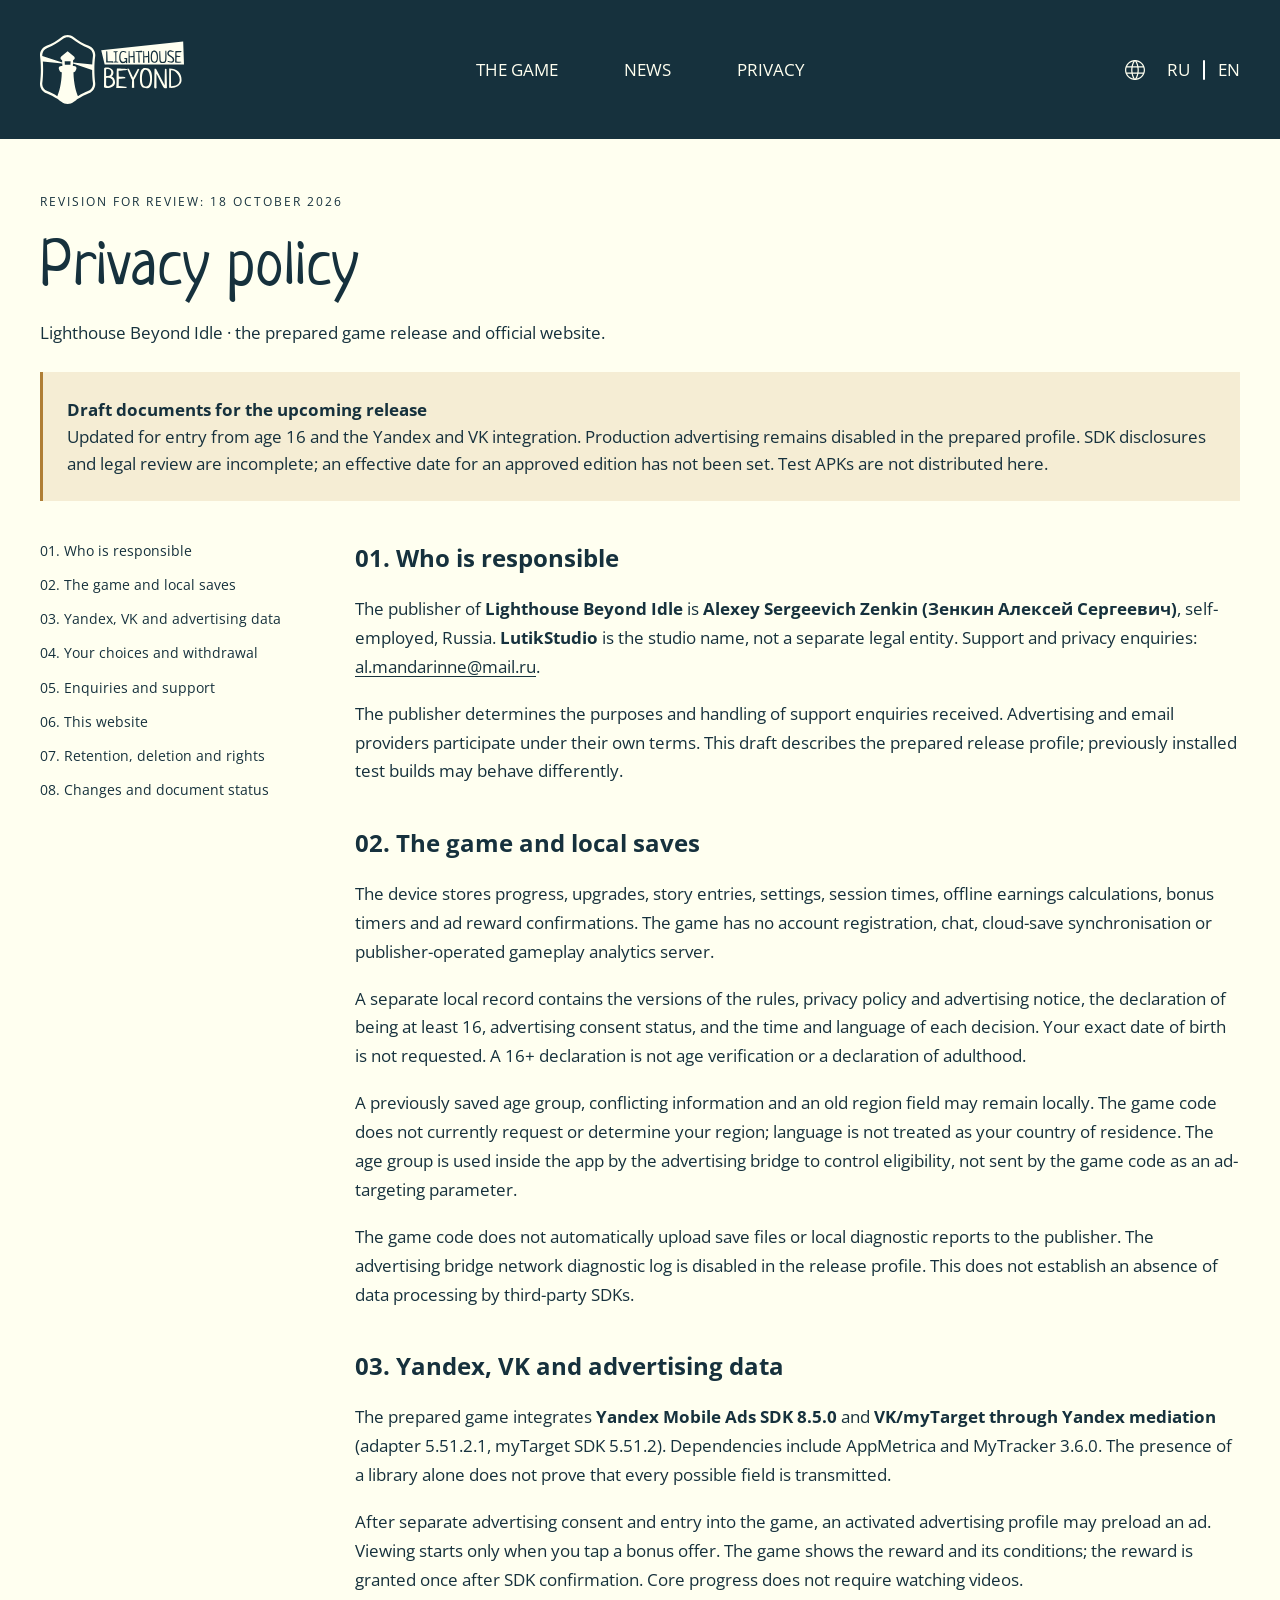
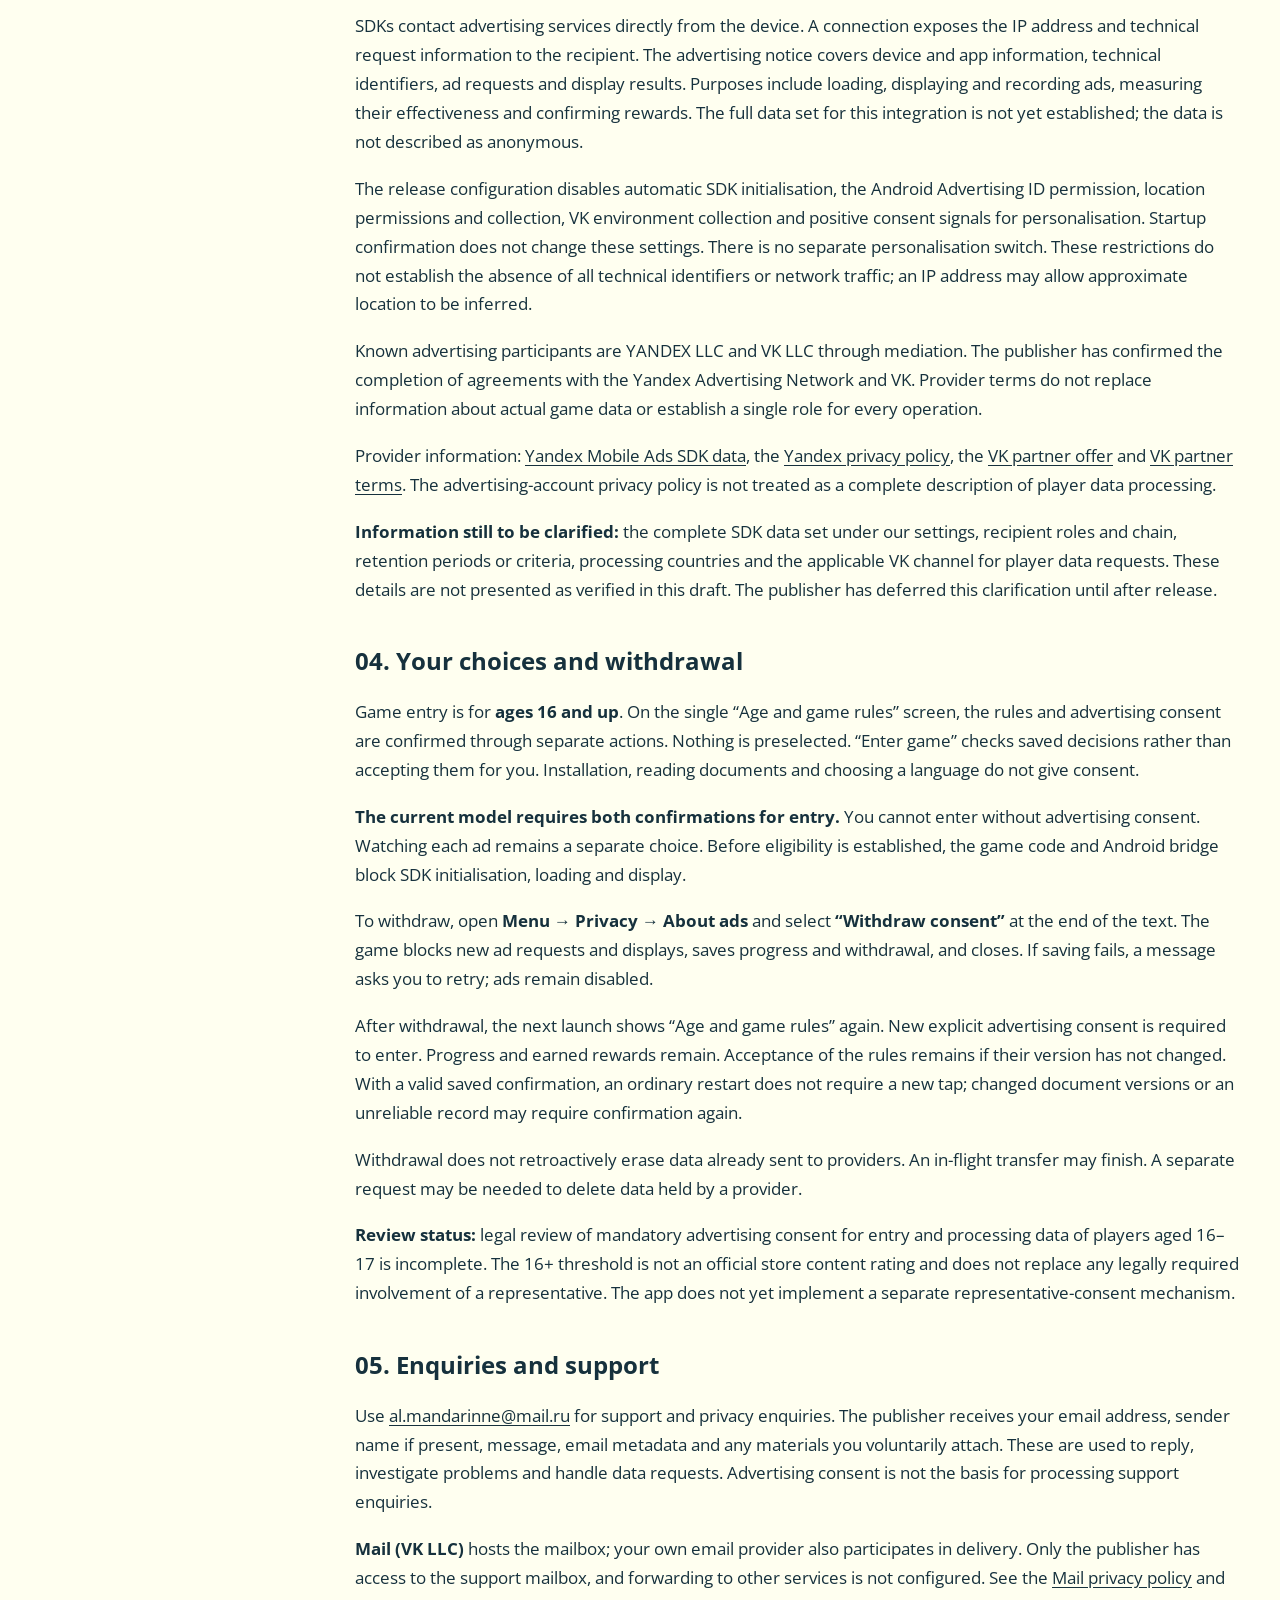
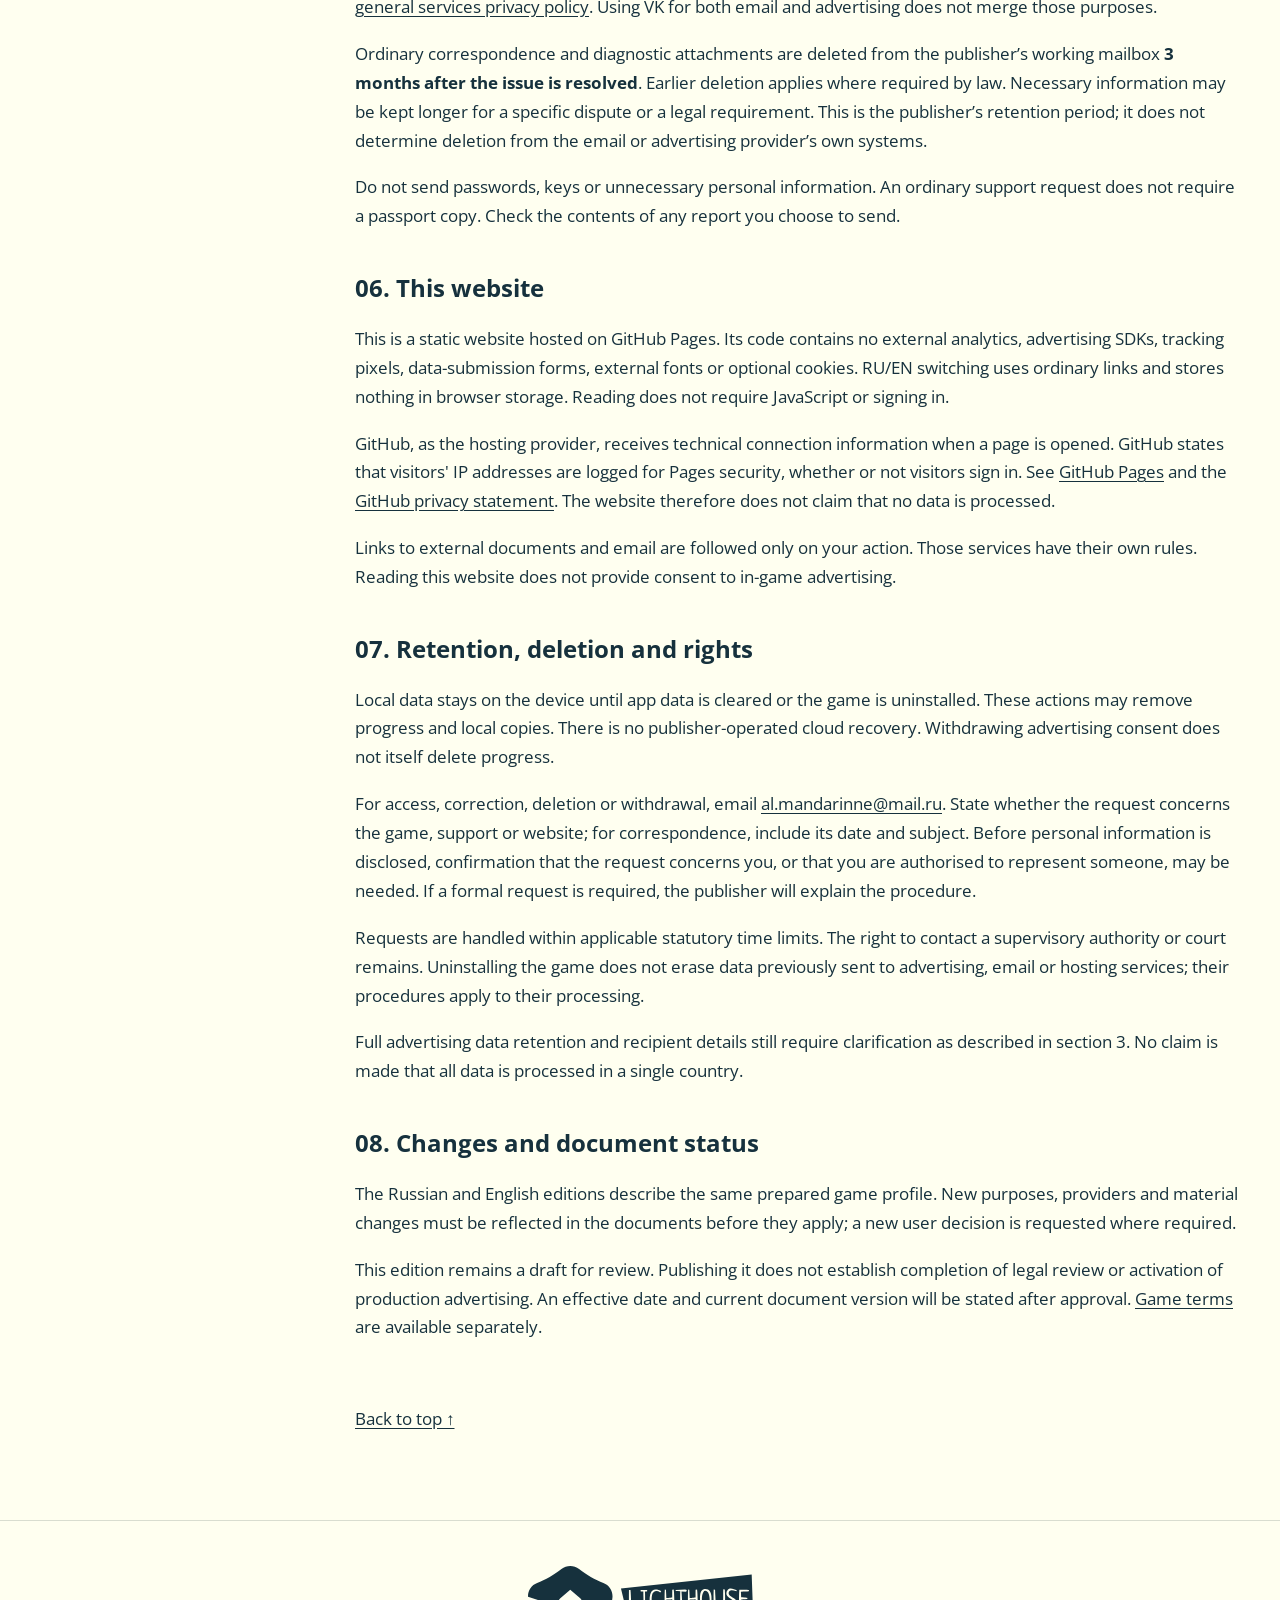
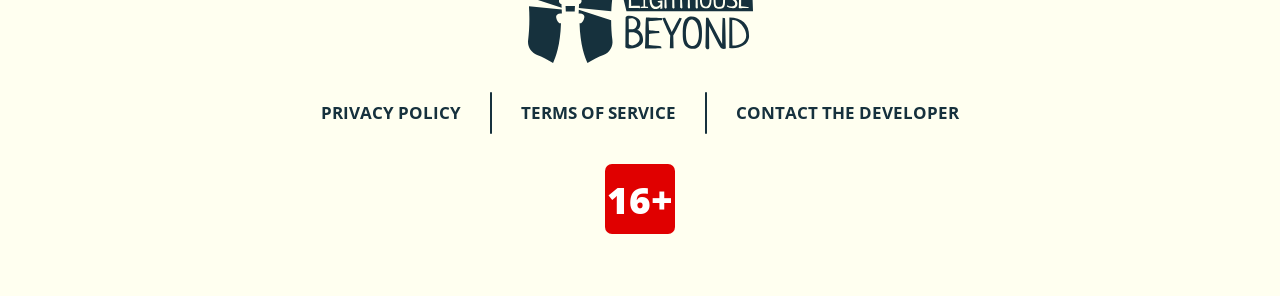
<file: privacy/index.html>
<!doctype html>
<html lang="en"><head><meta charset="utf-8"><meta name="viewport" content="width=device-width, initial-scale=1">
<meta name="theme-color" content="#16313d"><meta name="referrer" content="no-referrer">
<meta http-equiv="Content-Security-Policy" content="default-src 'none'; style-src 'self'; script-src 'self'; img-src 'self' data:; font-src 'self'; media-src 'self'; base-uri 'none'; form-action 'none'; object-src 'none'; connect-src 'none'">
<title>Privacy policy — Lighthouse Beyond Idle</title><meta name="description" content="Become the keeper of a lighthouse at the edge of reality. Guide the beam, gather Light and discover the sea, one signal at a time.">
<link rel="canonical" href="https://jumocoder.github.io/lighthouse-beyond-website/privacy/"><link rel="alternate" hreflang="ru" href="https://jumocoder.github.io/lighthouse-beyond-website/privacy/ru/"><link rel="alternate" hreflang="en" href="https://jumocoder.github.io/lighthouse-beyond-website/privacy/"><link rel="alternate" hreflang="x-default" href="https://jumocoder.github.io/lighthouse-beyond-website/privacy/ru/">
<meta property="og:title" content="Privacy policy — Lighthouse Beyond Idle"><meta property="og:description" content="Become the keeper of a lighthouse at the edge of reality. Guide the beam, gather Light and discover the sea, one signal at a time."><meta property="og:type" content="website"><meta property="og:url" content="https://jumocoder.github.io/lighthouse-beyond-website/privacy/"><meta property="og:image" content="https://jumocoder.github.io/lighthouse-beyond-website/assets/figma/91-34.webp">
<link rel="icon" href="../assets/beacon.svg" type="image/svg+xml"><link rel="preload" href="../assets/fonts/Neucha.ttf" as="font" type="font/ttf" crossorigin><link rel="stylesheet" href="../assets/site.css"><script src="../assets/site.js" defer></script>
</head><body id="top" class="inner-page"><a class="skip" href="#main">Skip to content</a><header class="header header-solid"><div class="container header-inner">
    <a class="brand" href="../en/" aria-label="Lighthouse Beyond Idle"><picture><source media="(max-width: 900px)" srcset="../assets/figma-v2/brand-mobile.svg"><img src="../assets/figma-v2/brand-light.svg" width="144" height="69" alt="Lighthouse Beyond Idle"></picture></a>
    <nav class="navigation" aria-label="Navigation"><a href="../en/">The game</a><a href="../en/news/">News</a><a href="../privacy/">Privacy</a></nav>
    <nav class="languages" aria-label="Language"><img src="../assets/figma-v2/globe.svg" alt="" width="20" height="20"><a lang="ru" hreflang="ru" href="../privacy/ru/" aria-label="Русский" >RU</a><span aria-hidden="true">|</span><a lang="en" hreflang="en" href="./" aria-label="English" aria-current="page">EN</a></nav>
    <button class="menu-toggle" type="button" aria-label="Open menu" aria-haspopup="dialog" aria-expanded="false" aria-controls="mobile-menu"><img src="../assets/figma-v2/menu-open.svg" width="24" height="24" alt=""></button>
  </div></header>
  <dialog class="mobile-menu" id="mobile-menu" aria-label="Navigation"><div class="menu-top"><a class="menu-brand" href="../en/"><img src="../assets/figma-v2/brand-mobile.svg" width="113" height="54" alt="Lighthouse Beyond Idle"></a><button class="menu-close" type="button" aria-label="Close menu"><img src="../assets/figma-v2/menu-close.svg" width="24" height="24" alt=""></button></div><nav class="menu-navigation" aria-label="Navigation"><a href="../en/">The game</a><a href="../en/news/">News</a><a href="../privacy/">Privacy</a></nav><a class="menu-play" href="../en/#release">Play</a></dialog><main class="container document" id="main"><p class="eyebrow">Revision for review: 18 October 2026</p><h1>Privacy policy</h1><p class="subtitle">Lighthouse Beyond Idle · the prepared game release and official website.</p><aside class="notice"><strong>Draft documents for the upcoming release</strong><br>Updated for entry from age 16 and the Yandex and VK integration. Production advertising remains disabled in the prepared profile. SDK disclosures and legal review are incomplete; an effective date for an approved edition has not been set. Test APKs are not distributed here.</aside><div class="document-layout"><nav class="toc" aria-label="On this page"><a href="#publisher">01. Who is responsible</a><a href="#local">02. The game and local saves</a><a href="#ads">03. Yandex, VK and advertising data</a><a href="#choice">04. Your choices and withdrawal</a><a href="#support">05. Enquiries and support</a><a href="#website">06. This website</a><a href="#rights">07. Retention, deletion and rights</a><a href="#changes">08. Changes and document status</a></nav><article class="prose"><section id="publisher"><h2>01. Who is responsible</h2><p>The publisher of <strong>Lighthouse Beyond Idle</strong> is <strong>Alexey Sergeevich Zenkin (Зенкин Алексей Сергеевич)</strong>, self-employed, Russia. <strong>LutikStudio</strong> is the studio name, not a separate legal entity. Support and privacy enquiries: <a href="mailto:al.mandarinne@mail.ru">al.mandarinne@mail.ru</a>.</p><p>The publisher determines the purposes and handling of support enquiries received. Advertising and email providers participate under their own terms. This draft describes the prepared release profile; previously installed test builds may behave differently.</p></section><section id="local"><h2>02. The game and local saves</h2><p>The device stores progress, upgrades, story entries, settings, session times, offline earnings calculations, bonus timers and ad reward confirmations. The game has no account registration, chat, cloud-save synchronisation or publisher-operated gameplay analytics server.</p><p>A separate local record contains the versions of the rules, privacy policy and advertising notice, the declaration of being at least 16, advertising consent status, and the time and language of each decision. Your exact date of birth is not requested. A 16+ declaration is not age verification or a declaration of adulthood.</p><p>A previously saved age group, conflicting information and an old region field may remain locally. The game code does not currently request or determine your region; language is not treated as your country of residence. The age group is used inside the app by the advertising bridge to control eligibility, not sent by the game code as an ad-targeting parameter.</p><p>The game code does not automatically upload save files or local diagnostic reports to the publisher. The advertising bridge network diagnostic log is disabled in the release profile. This does not establish an absence of data processing by third-party SDKs.</p></section><section id="ads"><h2>03. Yandex, VK and advertising data</h2><p>The prepared game integrates <strong>Yandex Mobile Ads SDK 8.5.0</strong> and <strong>VK/myTarget through Yandex mediation</strong> (adapter 5.51.2.1, myTarget SDK 5.51.2). Dependencies include AppMetrica and MyTracker 3.6.0. The presence of a library alone does not prove that every possible field is transmitted.</p><p>After separate advertising consent and entry into the game, an activated advertising profile may preload an ad. Viewing starts only when you tap a bonus offer. The game shows the reward and its conditions; the reward is granted once after SDK confirmation. Core progress does not require watching videos.</p><p>SDKs contact advertising services directly from the device. A connection exposes the IP address and technical request information to the recipient. The advertising notice covers device and app information, technical identifiers, ad requests and display results. Purposes include loading, displaying and recording ads, measuring their effectiveness and confirming rewards. The full data set for this integration is not yet established; the data is not described as anonymous.</p><p>The release configuration disables automatic SDK initialisation, the Android Advertising ID permission, location permissions and collection, VK environment collection and positive consent signals for personalisation. Startup confirmation does not change these settings. There is no separate personalisation switch. These restrictions do not establish the absence of all technical identifiers or network traffic; an IP address may allow approximate location to be inferred.</p><p>Known advertising participants are YANDEX LLC and VK LLC through mediation. The publisher has confirmed the completion of agreements with the Yandex Advertising Network and VK. Provider terms do not replace information about actual game data or establish a single role for every operation.</p><p>Provider information: <a href="https://ads.yandex.com/helpcenter/en/dev/android/app-privacy-android" rel="noreferrer">Yandex Mobile Ads SDK data</a>, the <a href="https://yandex.ru/legal/confidential/ru/" rel="noreferrer">Yandex privacy policy</a>, the <a href="https://help.mail.ru/legal/terms/adsvk/partners-doc-offer-for-residents/" rel="noreferrer">VK partner offer</a> and <a href="https://help.mail.ru/legal/terms/adsvk/partners-doc-terms-for-residents/" rel="noreferrer">VK partner terms</a>. The advertising-account privacy policy is not treated as a complete description of player data processing.</p><p><strong>Information still to be clarified:</strong> the complete SDK data set under our settings, recipient roles and chain, retention periods or criteria, processing countries and the applicable VK channel for player data requests. These details are not presented as verified in this draft. The publisher has deferred this clarification until after release.</p></section><section id="choice"><h2>04. Your choices and withdrawal</h2><p>Game entry is for <strong>ages 16 and up</strong>. On the single “Age and game rules” screen, the rules and advertising consent are confirmed through separate actions. Nothing is preselected. “Enter game” checks saved decisions rather than accepting them for you. Installation, reading documents and choosing a language do not give consent.</p><p><strong>The current model requires both confirmations for entry.</strong> You cannot enter without advertising consent. Watching each ad remains a separate choice. Before eligibility is established, the game code and Android bridge block SDK initialisation, loading and display.</p><p>To withdraw, open <strong>Menu → Privacy → About ads</strong> and select <strong>“Withdraw consent”</strong> at the end of the text. The game blocks new ad requests and displays, saves progress and withdrawal, and closes. If saving fails, a message asks you to retry; ads remain disabled.</p><p>After withdrawal, the next launch shows “Age and game rules” again. New explicit advertising consent is required to enter. Progress and earned rewards remain. Acceptance of the rules remains if their version has not changed. With a valid saved confirmation, an ordinary restart does not require a new tap; changed document versions or an unreliable record may require confirmation again.</p><p>Withdrawal does not retroactively erase data already sent to providers. An in-flight transfer may finish. A separate request may be needed to delete data held by a provider.</p><p><strong>Review status:</strong> legal review of mandatory advertising consent for entry and processing data of players aged 16–17 is incomplete. The 16+ threshold is not an official store content rating and does not replace any legally required involvement of a representative. The app does not yet implement a separate representative-consent mechanism.</p></section><section id="support"><h2>05. Enquiries and support</h2><p>Use <a href="mailto:al.mandarinne@mail.ru">al.mandarinne@mail.ru</a> for support and privacy enquiries. The publisher receives your email address, sender name if present, message, email metadata and any materials you voluntarily attach. These are used to reply, investigate problems and handle data requests. Advertising consent is not the basis for processing support enquiries.</p><p><strong>Mail (VK LLC)</strong> hosts the mailbox; your own email provider also participates in delivery. Only the publisher has access to the support mailbox, and forwarding to other services is not configured. See the <a href="https://help.mail.ru/legal/terms/mail/privacy/" rel="noreferrer">Mail privacy policy</a> and <a href="https://help.mail.ru/legal/terms/common/privacy/" rel="noreferrer">general services privacy policy</a>. Using VK for both email and advertising does not merge those purposes.</p><p>Ordinary correspondence and diagnostic attachments are deleted from the publisher’s working mailbox <strong>3 months after the issue is resolved</strong>. Earlier deletion applies where required by law. Necessary information may be kept longer for a specific dispute or a legal requirement. This is the publisher’s retention period; it does not determine deletion from the email or advertising provider’s own systems.</p><p>Do not send passwords, keys or unnecessary personal information. An ordinary support request does not require a passport copy. Check the contents of any report you choose to send.</p></section><section id="website"><h2>06. This website</h2><p>This is a static website hosted on GitHub Pages. Its code contains no external analytics, advertising SDKs, tracking pixels, data-submission forms, external fonts or optional cookies. RU/EN switching uses ordinary links and stores nothing in browser storage. Reading does not require JavaScript or signing in.</p><p>GitHub, as the hosting provider, receives technical connection information when a page is opened. GitHub states that visitors' IP addresses are logged for Pages security, whether or not visitors sign in. See <a href="https://docs.github.com/en/pages/getting-started-with-github-pages/what-is-github-pages" rel="noreferrer">GitHub Pages</a> and the <a href="https://docs.github.com/en/site-policy/privacy-policies/github-general-privacy-statement" rel="noreferrer">GitHub privacy statement</a>. The website therefore does not claim that no data is processed.</p><p>Links to external documents and email are followed only on your action. Those services have their own rules. Reading this website does not provide consent to in-game advertising.</p></section><section id="rights"><h2>07. Retention, deletion and rights</h2><p>Local data stays on the device until app data is cleared or the game is uninstalled. These actions may remove progress and local copies. There is no publisher-operated cloud recovery. Withdrawing advertising consent does not itself delete progress.</p><p>For access, correction, deletion or withdrawal, email <a href="mailto:al.mandarinne@mail.ru">al.mandarinne@mail.ru</a>. State whether the request concerns the game, support or website; for correspondence, include its date and subject. Before personal information is disclosed, confirmation that the request concerns you, or that you are authorised to represent someone, may be needed. If a formal request is required, the publisher will explain the procedure.</p><p>Requests are handled within applicable statutory time limits. The right to contact a supervisory authority or court remains. Uninstalling the game does not erase data previously sent to advertising, email or hosting services; their procedures apply to their processing.</p><p>Full advertising data retention and recipient details still require clarification as described in section 3. No claim is made that all data is processed in a single country.</p></section><section id="changes"><h2>08. Changes and document status</h2><p>The Russian and English editions describe the same prepared game profile. New purposes, providers and material changes must be reflected in the documents before they apply; a new user decision is requested where required.</p><p>This edition remains a draft for review. Publishing it does not establish completion of legal review or activation of production advertising. An effective date and current document version will be stated after approval. <a href="../en/terms/">Game terms</a> are available separately.</p></section><a class="top-link" href="#top">Back to top ↑</a></article></div></main><footer class="footer"><div class="container footer-inner">
    <a class="footer-brand" href="../en/" aria-label="Lighthouse Beyond Idle"><picture><source media="(max-width: 900px)" srcset="../assets/figma-v2/brand-dark-mobile.svg"><img src="../assets/figma-v2/brand-dark.svg" width="225" height="97" alt="Lighthouse Beyond Idle"></picture></a>
    <nav class="footer-links" aria-label="Documents"><a href="../privacy/">Privacy policy</a><a href="../en/terms/">Terms of service</a><a class="contact" href="mailto:al.mandarinne@mail.ru">Contact the developer</a></nav>
    <p class="age-rating" aria-label="For ages 16 and up">16+</p>
  </div></footer></body></html>
</file>
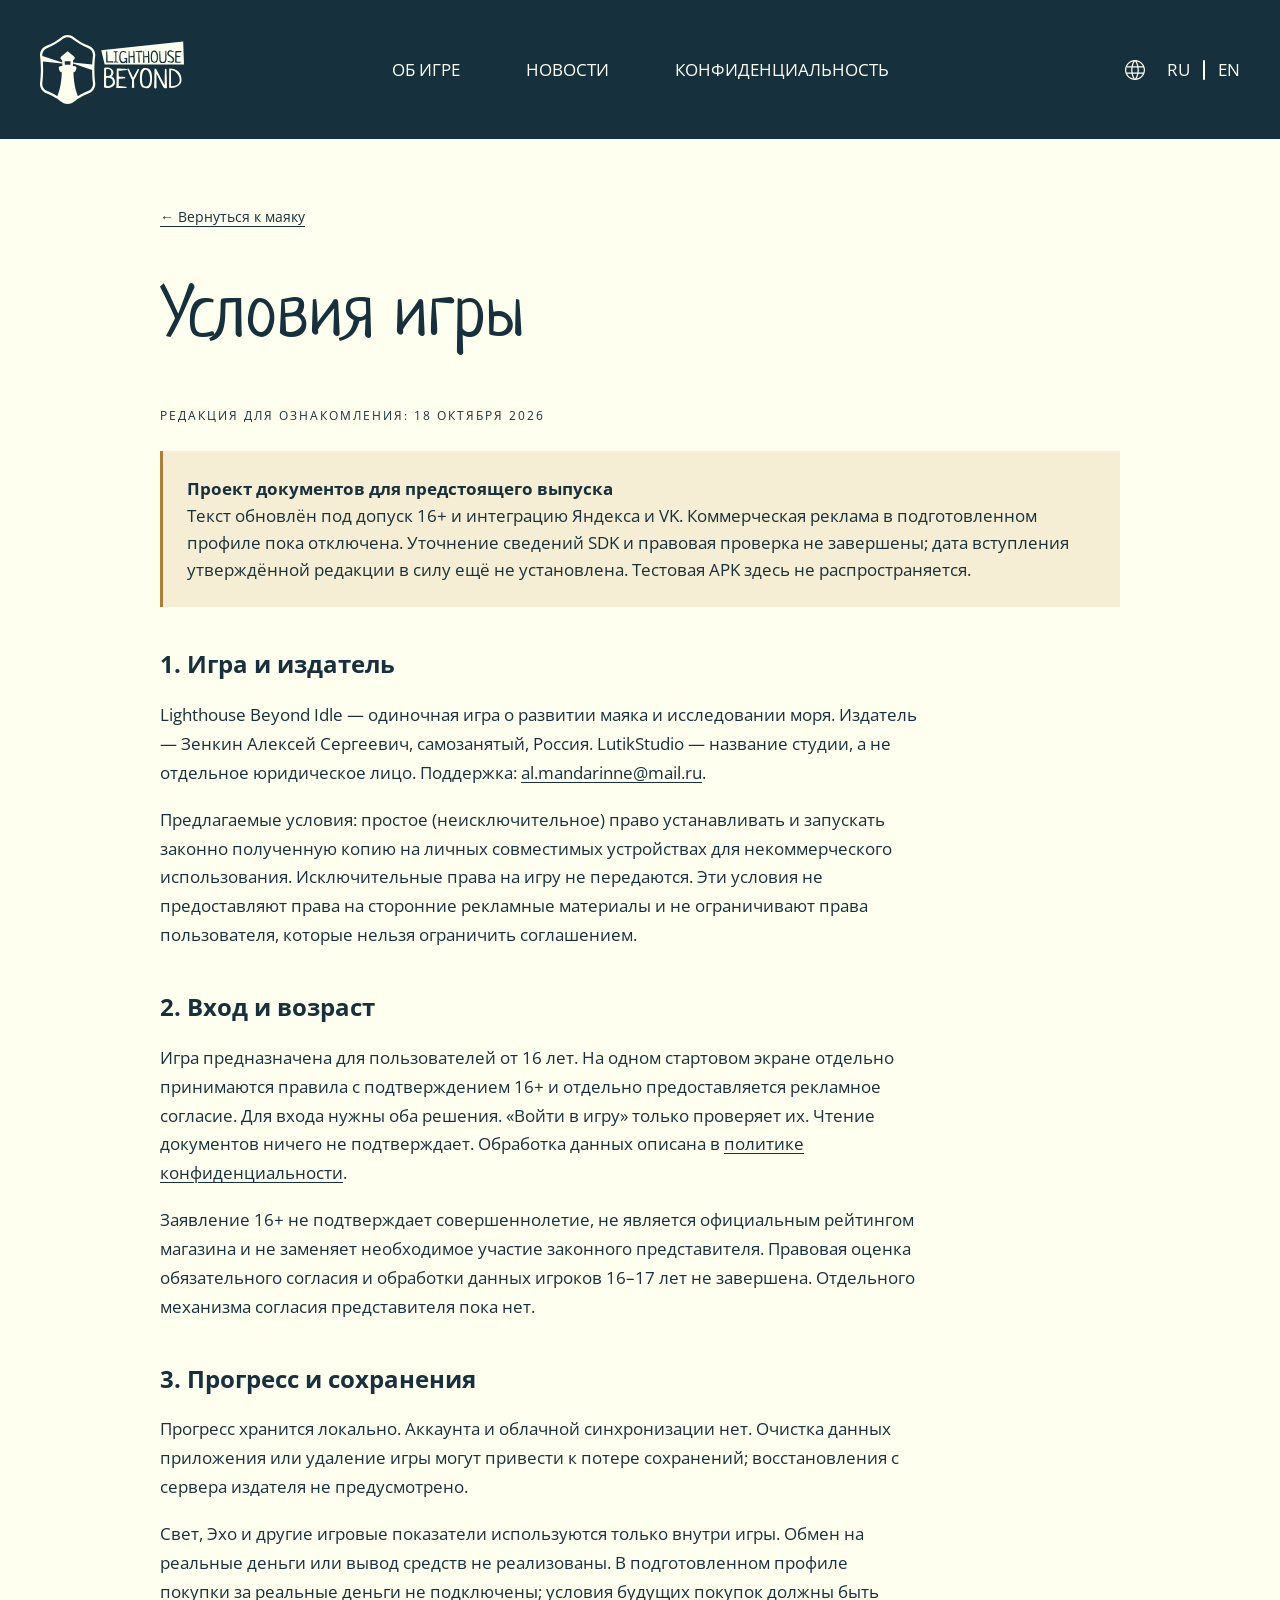
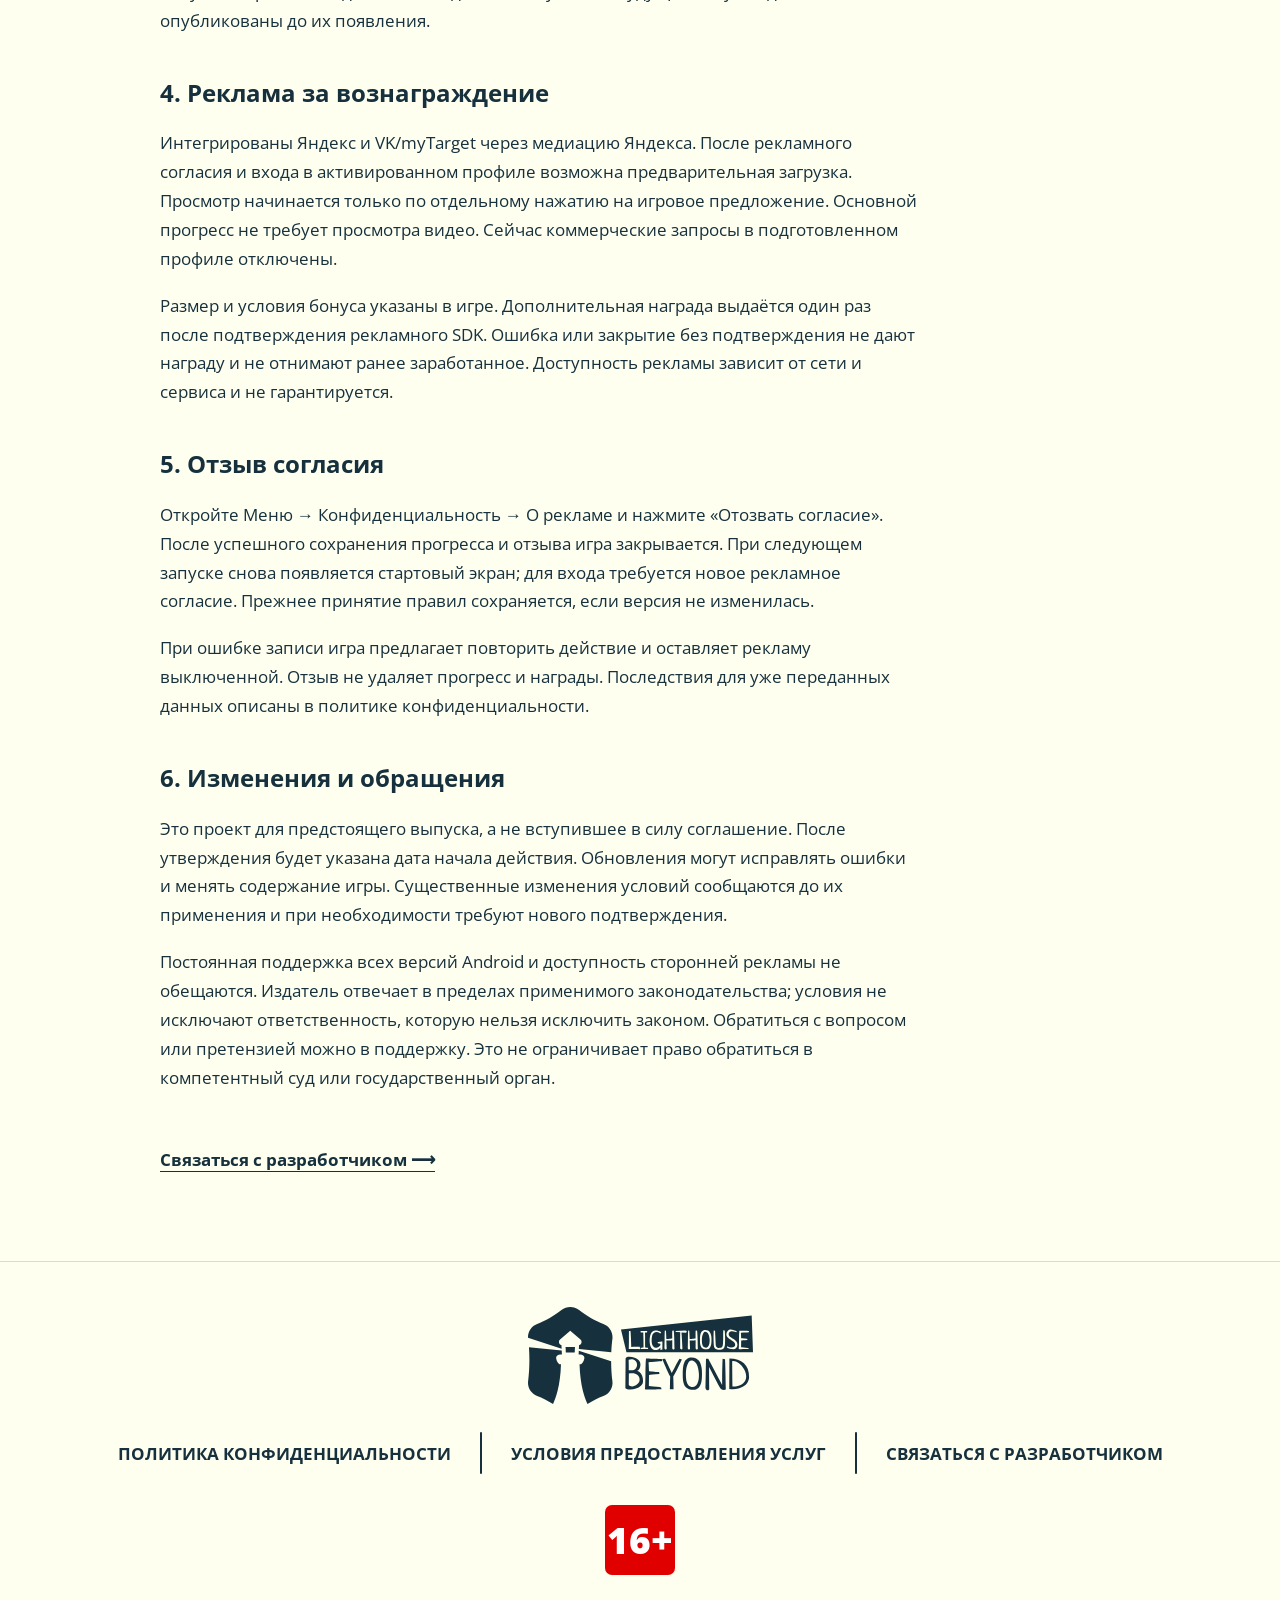
<file: terms/index.html>
<!doctype html>
<html lang="ru"><head><meta charset="utf-8"><meta name="viewport" content="width=device-width, initial-scale=1">
<meta name="theme-color" content="#16313d"><meta name="referrer" content="no-referrer">
<meta http-equiv="Content-Security-Policy" content="default-src 'none'; style-src 'self'; script-src 'self'; img-src 'self' data:; font-src 'self'; media-src 'self'; base-uri 'none'; form-action 'none'; object-src 'none'; connect-src 'none'">
<title>Условия игры — Lighthouse Beyond Idle</title><meta name="description" content="Станьте смотрителем маяка на краю реальности. Направляйте луч, собирайте свет и открывайте море — по одному сигналу за раз.">
<link rel="canonical" href="https://jumocoder.github.io/lighthouse-beyond-website/terms/"><link rel="alternate" hreflang="ru" href="https://jumocoder.github.io/lighthouse-beyond-website/terms/"><link rel="alternate" hreflang="en" href="https://jumocoder.github.io/lighthouse-beyond-website/en/terms/"><link rel="alternate" hreflang="x-default" href="https://jumocoder.github.io/lighthouse-beyond-website/terms/">
<meta property="og:title" content="Условия игры — Lighthouse Beyond Idle"><meta property="og:description" content="Станьте смотрителем маяка на краю реальности. Направляйте луч, собирайте свет и открывайте море — по одному сигналу за раз."><meta property="og:type" content="website"><meta property="og:url" content="https://jumocoder.github.io/lighthouse-beyond-website/terms/"><meta property="og:image" content="https://jumocoder.github.io/lighthouse-beyond-website/assets/figma/91-34.webp">
<link rel="icon" href="../assets/beacon.svg" type="image/svg+xml"><link rel="preload" href="../assets/fonts/Neucha.ttf" as="font" type="font/ttf" crossorigin><link rel="stylesheet" href="../assets/site.css"><script src="../assets/site.js" defer></script>
</head><body id="top" class="inner-page"><a class="skip" href="#main">К содержимому</a><header class="header header-solid"><div class="container header-inner">
    <a class="brand" href="../" aria-label="Lighthouse Beyond Idle"><picture><source media="(max-width: 900px)" srcset="../assets/figma-v2/brand-mobile.svg"><img src="../assets/figma-v2/brand-light.svg" width="144" height="69" alt="Lighthouse Beyond Idle"></picture></a>
    <nav class="navigation" aria-label="Навигация"><a href="../">Об игре</a><a href="../news/">Новости</a><a href="../privacy/ru/">Конфиденциальность</a></nav>
    <nav class="languages" aria-label="Язык"><img src="../assets/figma-v2/globe.svg" alt="" width="20" height="20"><a lang="ru" hreflang="ru" href="./" aria-label="Русский" aria-current="page">RU</a><span aria-hidden="true">|</span><a lang="en" hreflang="en" href="../en/terms/" aria-label="English" >EN</a></nav>
    <button class="menu-toggle" type="button" aria-label="Открыть меню" aria-haspopup="dialog" aria-expanded="false" aria-controls="mobile-menu"><img src="../assets/figma-v2/menu-open.svg" width="24" height="24" alt=""></button>
  </div></header>
  <dialog class="mobile-menu" id="mobile-menu" aria-label="Навигация"><div class="menu-top"><a class="menu-brand" href="../"><img src="../assets/figma-v2/brand-mobile.svg" width="113" height="54" alt="Lighthouse Beyond Idle"></a><button class="menu-close" type="button" aria-label="Закрыть меню"><img src="../assets/figma-v2/menu-close.svg" width="24" height="24" alt=""></button></div><nav class="menu-navigation" aria-label="Навигация"><a href="../">Об игре</a><a href="../news/">Новости</a><a href="../privacy/ru/">Конфиденциальность</a></nav><a class="menu-play" href="../#release">Играть</a></dialog><main class="article-page text-page container" id="main"><a class="back-link" href="../">← Вернуться к маяку</a><h1>Условия игры</h1><p class="eyebrow">Редакция для ознакомления: 18 октября 2026</p><aside class="notice"><strong>Проект документов для предстоящего выпуска</strong><br>Текст обновлён под допуск 16+ и интеграцию Яндекса и VK. Коммерческая реклама в подготовленном профиле пока отключена. Уточнение сведений SDK и правовая проверка не завершены; дата вступления утверждённой редакции в силу ещё не установлена. Тестовая APK здесь не распространяется.</aside><article class="prose"><section><h2>1. Игра и издатель</h2><p>Lighthouse Beyond Idle — одиночная игра о развитии маяка и исследовании моря. Издатель — Зенкин Алексей Сергеевич, самозанятый, Россия. LutikStudio — название студии, а не отдельное юридическое лицо. Поддержка: <a href="mailto:al.mandarinne@mail.ru">al.mandarinne@mail.ru</a>.</p><p>Предлагаемые условия: простое (неисключительное) право устанавливать и запускать законно полученную копию на личных совместимых устройствах для некоммерческого использования. Исключительные права на игру не передаются. Эти условия не предоставляют права на сторонние рекламные материалы и не ограничивают права пользователя, которые нельзя ограничить соглашением.</p></section><section><h2>2. Вход и возраст</h2><p>Игра предназначена для пользователей от 16 лет. На одном стартовом экране отдельно принимаются правила с подтверждением 16+ и отдельно предоставляется рекламное согласие. Для входа нужны оба решения. «Войти в игру» только проверяет их. Чтение документов ничего не подтверждает. Обработка данных описана в <a href="../privacy/ru/">политике конфиденциальности</a>.</p><p>Заявление 16+ не подтверждает совершеннолетие, не является официальным рейтингом магазина и не заменяет необходимое участие законного представителя. Правовая оценка обязательного согласия и обработки данных игроков 16–17 лет не завершена. Отдельного механизма согласия представителя пока нет.</p></section><section><h2>3. Прогресс и сохранения</h2><p>Прогресс хранится локально. Аккаунта и облачной синхронизации нет. Очистка данных приложения или удаление игры могут привести к потере сохранений; восстановления с сервера издателя не предусмотрено.</p><p>Свет, Эхо и другие игровые показатели используются только внутри игры. Обмен на реальные деньги или вывод средств не реализованы. В подготовленном профиле покупки за реальные деньги не подключены; условия будущих покупок должны быть опубликованы до их появления.</p></section><section><h2>4. Реклама за вознаграждение</h2><p>Интегрированы Яндекс и VK/myTarget через медиацию Яндекса. После рекламного согласия и входа в активированном профиле возможна предварительная загрузка. Просмотр начинается только по отдельному нажатию на игровое предложение. Основной прогресс не требует просмотра видео. Сейчас коммерческие запросы в подготовленном профиле отключены.</p><p>Размер и условия бонуса указаны в игре. Дополнительная награда выдаётся один раз после подтверждения рекламного SDK. Ошибка или закрытие без подтверждения не дают награду и не отнимают ранее заработанное. Доступность рекламы зависит от сети и сервиса и не гарантируется.</p></section><section><h2>5. Отзыв согласия</h2><p>Откройте Меню → Конфиденциальность → О рекламе и нажмите «Отозвать согласие». После успешного сохранения прогресса и отзыва игра закрывается. При следующем запуске снова появляется стартовый экран; для входа требуется новое рекламное согласие. Прежнее принятие правил сохраняется, если версия не изменилась.</p><p>При ошибке записи игра предлагает повторить действие и оставляет рекламу выключенной. Отзыв не удаляет прогресс и награды. Последствия для уже переданных данных описаны в политике конфиденциальности.</p></section><section><h2>6. Изменения и обращения</h2><p>Это проект для предстоящего выпуска, а не вступившее в силу соглашение. После утверждения будет указана дата начала действия. Обновления могут исправлять ошибки и менять содержание игры. Существенные изменения условий сообщаются до их применения и при необходимости требуют нового подтверждения.</p><p>Постоянная поддержка всех версий Android и доступность сторонней рекламы не обещаются. Издатель отвечает в пределах применимого законодательства; условия не исключают ответственность, которую нельзя исключить законом. Обратиться с вопросом или претензией можно в поддержку. Это не ограничивает право обратиться в компетентный суд или государственный орган.</p></section></article><a class="text-link" href="mailto:al.mandarinne@mail.ru">Связаться с разработчиком ⟶</a></main><footer class="footer"><div class="container footer-inner">
    <a class="footer-brand" href="../" aria-label="Lighthouse Beyond Idle"><picture><source media="(max-width: 900px)" srcset="../assets/figma-v2/brand-dark-mobile.svg"><img src="../assets/figma-v2/brand-dark.svg" width="225" height="97" alt="Lighthouse Beyond Idle"></picture></a>
    <nav class="footer-links" aria-label="Документы"><a href="../privacy/ru/">Политика конфиденциальности</a><a href="../terms/">Условия предоставления услуг</a><a class="contact" href="mailto:al.mandarinne@mail.ru">Связаться с разработчиком</a></nav>
    <p class="age-rating" aria-label="Для игроков от 16 лет">16+</p>
  </div></footer></body></html>
</file>
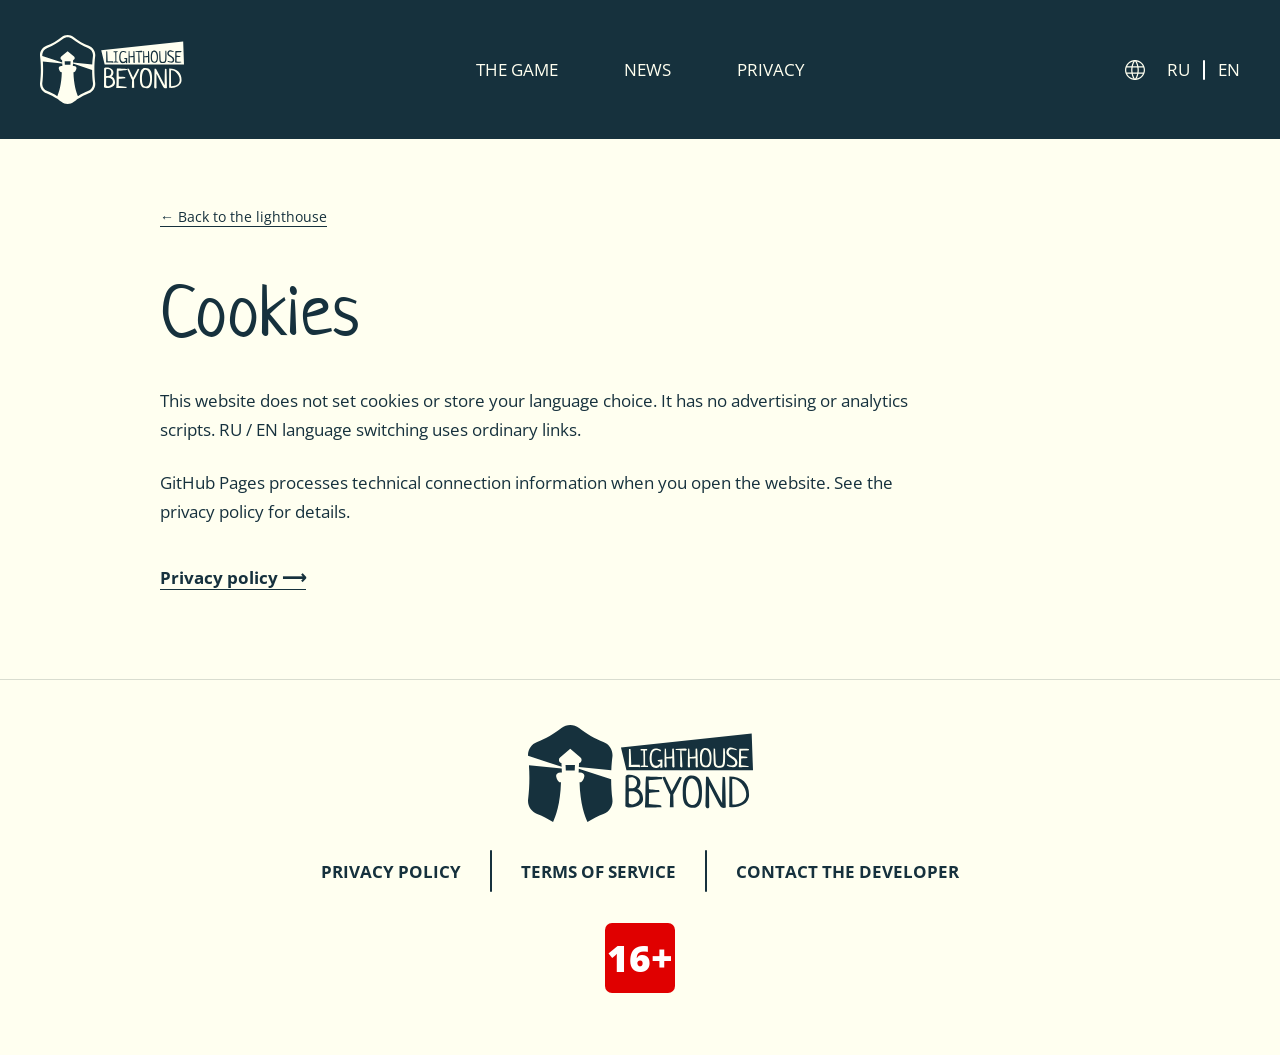
<file: en/cookies/index.html>
<!doctype html>
<html lang="en"><head><meta charset="utf-8"><meta name="viewport" content="width=device-width, initial-scale=1">
<meta name="theme-color" content="#16313d"><meta name="referrer" content="no-referrer">
<meta http-equiv="Content-Security-Policy" content="default-src 'none'; style-src 'self'; script-src 'self'; img-src 'self' data:; font-src 'self'; media-src 'self'; base-uri 'none'; form-action 'none'; object-src 'none'; connect-src 'none'">
<title>Cookies — Lighthouse Beyond Idle</title><meta name="description" content="Become the keeper of a lighthouse at the edge of reality. Guide the beam, gather Light and discover the sea, one signal at a time.">
<link rel="canonical" href="https://jumocoder.github.io/lighthouse-beyond-website/en/cookies/"><link rel="alternate" hreflang="ru" href="https://jumocoder.github.io/lighthouse-beyond-website/cookies/"><link rel="alternate" hreflang="en" href="https://jumocoder.github.io/lighthouse-beyond-website/en/cookies/"><link rel="alternate" hreflang="x-default" href="https://jumocoder.github.io/lighthouse-beyond-website/cookies/">
<meta property="og:title" content="Cookies — Lighthouse Beyond Idle"><meta property="og:description" content="Become the keeper of a lighthouse at the edge of reality. Guide the beam, gather Light and discover the sea, one signal at a time."><meta property="og:type" content="website"><meta property="og:url" content="https://jumocoder.github.io/lighthouse-beyond-website/en/cookies/"><meta property="og:image" content="https://jumocoder.github.io/lighthouse-beyond-website/assets/figma/91-34.webp">
<link rel="icon" href="../../assets/beacon.svg" type="image/svg+xml"><link rel="preload" href="../../assets/fonts/Neucha.ttf" as="font" type="font/ttf" crossorigin><link rel="stylesheet" href="../../assets/site.css"><script src="../../assets/site.js" defer></script>
</head><body id="top" class="inner-page"><a class="skip" href="#main">Skip to content</a><header class="header header-solid"><div class="container header-inner">
    <a class="brand" href="../../en/" aria-label="Lighthouse Beyond Idle"><picture><source media="(max-width: 900px)" srcset="../../assets/figma-v2/brand-mobile.svg"><img src="../../assets/figma-v2/brand-light.svg" width="144" height="69" alt="Lighthouse Beyond Idle"></picture></a>
    <nav class="navigation" aria-label="Navigation"><a href="../../en/">The game</a><a href="../../en/news/">News</a><a href="../../privacy/">Privacy</a></nav>
    <nav class="languages" aria-label="Language"><img src="../../assets/figma-v2/globe.svg" alt="" width="20" height="20"><a lang="ru" hreflang="ru" href="../../cookies/" aria-label="Русский" >RU</a><span aria-hidden="true">|</span><a lang="en" hreflang="en" href="./" aria-label="English" aria-current="page">EN</a></nav>
    <button class="menu-toggle" type="button" aria-label="Open menu" aria-haspopup="dialog" aria-expanded="false" aria-controls="mobile-menu"><img src="../../assets/figma-v2/menu-open.svg" width="24" height="24" alt=""></button>
  </div></header>
  <dialog class="mobile-menu" id="mobile-menu" aria-label="Navigation"><div class="menu-top"><a class="menu-brand" href="../../en/"><img src="../../assets/figma-v2/brand-mobile.svg" width="113" height="54" alt="Lighthouse Beyond Idle"></a><button class="menu-close" type="button" aria-label="Close menu"><img src="../../assets/figma-v2/menu-close.svg" width="24" height="24" alt=""></button></div><nav class="menu-navigation" aria-label="Navigation"><a href="../../en/">The game</a><a href="../../en/news/">News</a><a href="../../privacy/">Privacy</a></nav><a class="menu-play" href="../../en/#release">Play</a></dialog><main class="article-page text-page container" id="main"><a class="back-link" href="../../en/">← Back to the lighthouse</a><h1>Cookies</h1><p>This website does not set cookies or store your language choice. It has no advertising or analytics scripts. RU / EN language switching uses ordinary links.</p><p>GitHub Pages processes technical connection information when you open the website. See the privacy policy for details.</p><a class="text-link" href="../../privacy/">Privacy policy ⟶</a></main><footer class="footer"><div class="container footer-inner">
    <a class="footer-brand" href="../../en/" aria-label="Lighthouse Beyond Idle"><picture><source media="(max-width: 900px)" srcset="../../assets/figma-v2/brand-dark-mobile.svg"><img src="../../assets/figma-v2/brand-dark.svg" width="225" height="97" alt="Lighthouse Beyond Idle"></picture></a>
    <nav class="footer-links" aria-label="Documents"><a href="../../privacy/">Privacy policy</a><a href="../../en/terms/">Terms of service</a><a class="contact" href="mailto:al.mandarinne@mail.ru">Contact the developer</a></nav>
    <p class="age-rating" aria-label="For ages 16 and up">16+</p>
  </div></footer></body></html>
</file>
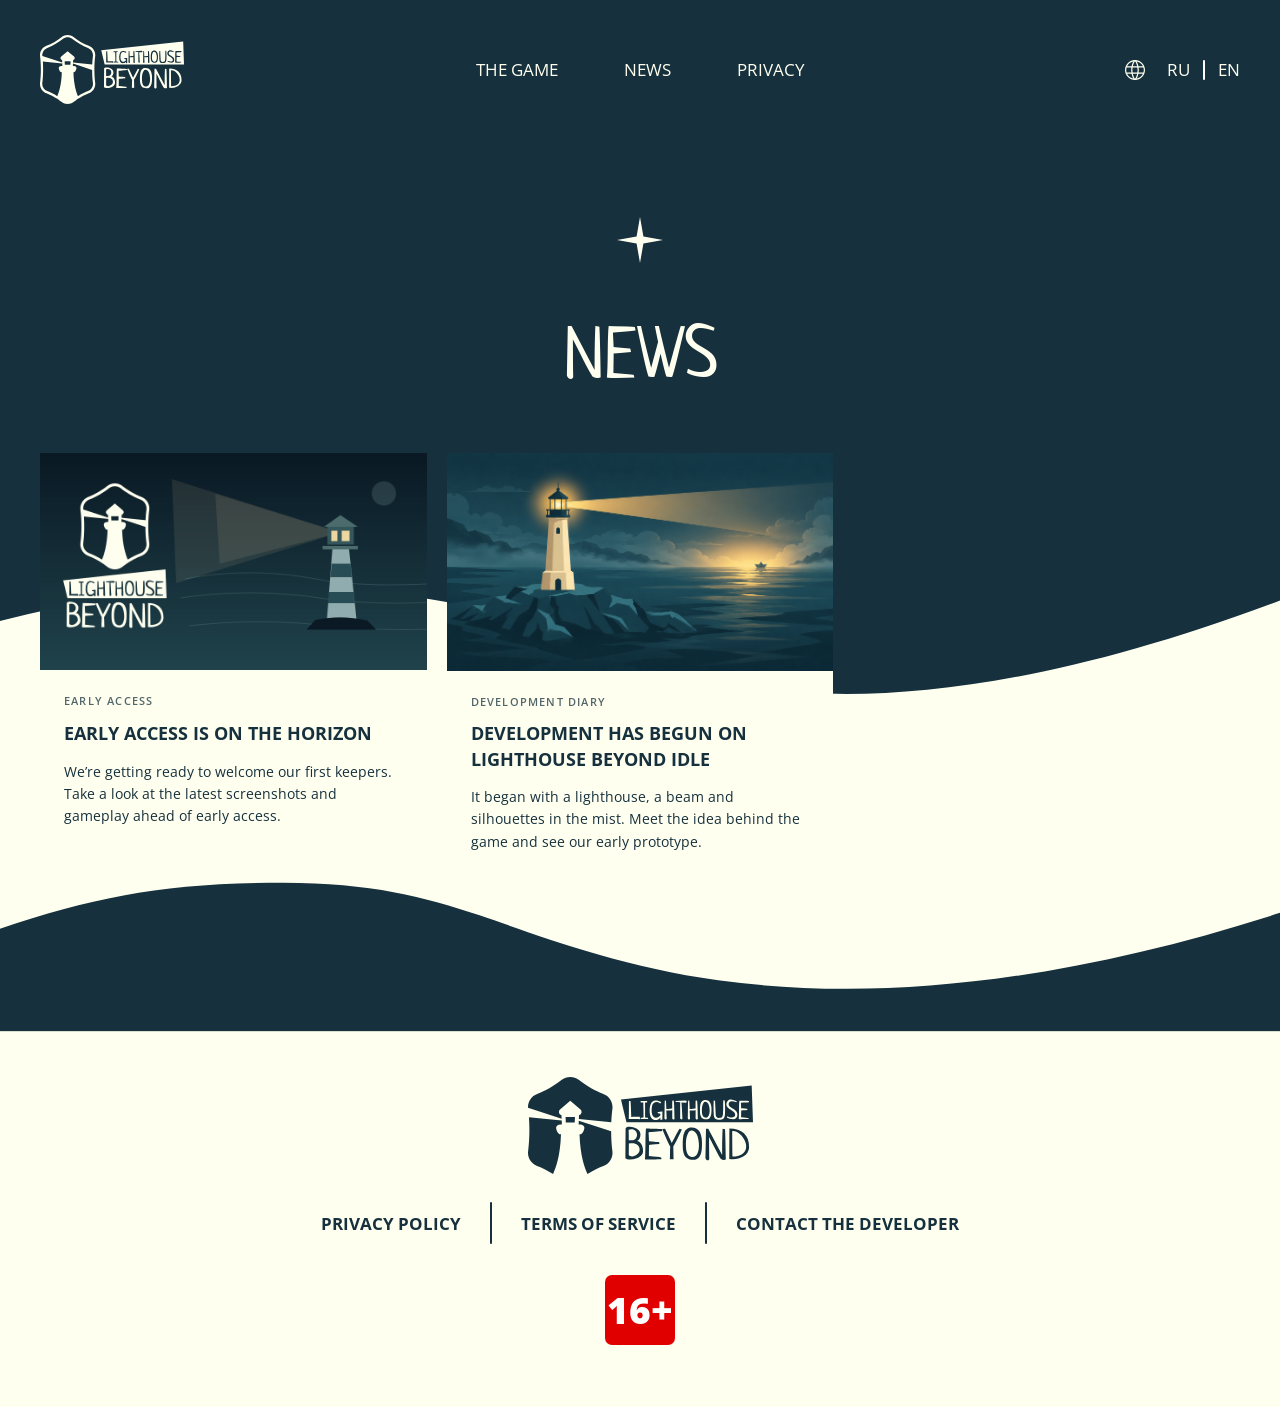
<file: en/news/index.html>
<!doctype html>
<html lang="en"><head><meta charset="utf-8"><meta name="viewport" content="width=device-width, initial-scale=1">
<meta name="theme-color" content="#16313d"><meta name="referrer" content="no-referrer">
<meta http-equiv="Content-Security-Policy" content="default-src 'none'; style-src 'self'; script-src 'self'; img-src 'self' data:; font-src 'self'; media-src 'self'; base-uri 'none'; form-action 'none'; object-src 'none'; connect-src 'none'">
<title>News — Lighthouse Beyond Idle</title><meta name="description" content="Become the keeper of a lighthouse at the edge of reality. Guide the beam, gather Light and discover the sea, one signal at a time.">
<link rel="canonical" href="https://jumocoder.github.io/lighthouse-beyond-website/en/news/"><link rel="alternate" hreflang="ru" href="https://jumocoder.github.io/lighthouse-beyond-website/news/"><link rel="alternate" hreflang="en" href="https://jumocoder.github.io/lighthouse-beyond-website/en/news/"><link rel="alternate" hreflang="x-default" href="https://jumocoder.github.io/lighthouse-beyond-website/news/">
<meta property="og:title" content="News — Lighthouse Beyond Idle"><meta property="og:description" content="Become the keeper of a lighthouse at the edge of reality. Guide the beam, gather Light and discover the sea, one signal at a time."><meta property="og:type" content="website"><meta property="og:url" content="https://jumocoder.github.io/lighthouse-beyond-website/en/news/"><meta property="og:image" content="https://jumocoder.github.io/lighthouse-beyond-website/assets/figma/91-34.webp">
<link rel="icon" href="../../assets/beacon.svg" type="image/svg+xml"><link rel="preload" href="../../assets/fonts/Neucha.ttf" as="font" type="font/ttf" crossorigin><link rel="stylesheet" href="../../assets/site.css"><script src="../../assets/site.js" defer></script>
</head><body id="top" class="inner-page"><a class="skip" href="#main">Skip to content</a><header class="header header-solid"><div class="container header-inner">
    <a class="brand" href="../../en/" aria-label="Lighthouse Beyond Idle"><picture><source media="(max-width: 900px)" srcset="../../assets/figma-v2/brand-mobile.svg"><img src="../../assets/figma-v2/brand-light.svg" width="144" height="69" alt="Lighthouse Beyond Idle"></picture></a>
    <nav class="navigation" aria-label="Navigation"><a href="../../en/">The game</a><a href="../../en/news/" aria-current="page">News</a><a href="../../privacy/">Privacy</a></nav>
    <nav class="languages" aria-label="Language"><img src="../../assets/figma-v2/globe.svg" alt="" width="20" height="20"><a lang="ru" hreflang="ru" href="../../news/" aria-label="Русский" >RU</a><span aria-hidden="true">|</span><a lang="en" hreflang="en" href="./" aria-label="English" aria-current="page">EN</a></nav>
    <button class="menu-toggle" type="button" aria-label="Open menu" aria-haspopup="dialog" aria-expanded="false" aria-controls="mobile-menu"><img src="../../assets/figma-v2/menu-open.svg" width="24" height="24" alt=""></button>
  </div></header>
  <dialog class="mobile-menu" id="mobile-menu" aria-label="Navigation"><div class="menu-top"><a class="menu-brand" href="../../en/"><img src="../../assets/figma-v2/brand-mobile.svg" width="113" height="54" alt="Lighthouse Beyond Idle"></a><button class="menu-close" type="button" aria-label="Close menu"><img src="../../assets/figma-v2/menu-close.svg" width="24" height="24" alt=""></button></div><nav class="menu-navigation" aria-label="Navigation"><a href="../../en/">The game</a><a href="../../en/news/">News</a><a href="../../privacy/">Privacy</a></nav><a class="menu-play" href="../../en/#release">Play</a></dialog><main class="news-page" id="main"><section class="news-section" id="news" aria-labelledby="news-title"><div class="container"><span class="star" aria-hidden="true">✦</span><h1 class="news-title" id="news-title">News</h1><div class="news-grid"><article class="news-card"><a class="news-link" href="../../en/news/early-access/"><img src="../../assets/news/early-access-cover.png" width="1600" height="900" alt="" loading="lazy"><div class="news-copy"><span class="news-category">Early access</span><h2>Early access is on the horizon</h2><p>We’re getting ready to welcome our first keepers. Take a look at the latest screenshots and gameplay ahead of early access.</p><span class="news-arrow" aria-label="Read">⟶</span></div></a></article><article class="news-card"><a class="news-link" href="../../en/news/development-begins/"><img src="../../assets/news/development-cover.png" width="1600" height="900" alt="" loading="lazy"><div class="news-copy"><span class="news-category">Development diary</span><h2>Development has begun on Lighthouse Beyond Idle</h2><p>It began with a lighthouse, a beam and silhouettes in the mist. Meet the idea behind the game and see our early prototype.</p><span class="news-arrow" aria-label="Read">⟶</span></div></a></article></div></div></section></main><footer class="footer"><div class="container footer-inner">
    <a class="footer-brand" href="../../en/" aria-label="Lighthouse Beyond Idle"><picture><source media="(max-width: 900px)" srcset="../../assets/figma-v2/brand-dark-mobile.svg"><img src="../../assets/figma-v2/brand-dark.svg" width="225" height="97" alt="Lighthouse Beyond Idle"></picture></a>
    <nav class="footer-links" aria-label="Documents"><a href="../../privacy/">Privacy policy</a><a href="../../en/terms/">Terms of service</a><a class="contact" href="mailto:al.mandarinne@mail.ru">Contact the developer</a></nav>
    <p class="age-rating" aria-label="For ages 16 and up">16+</p>
  </div></footer></body></html>
</file>
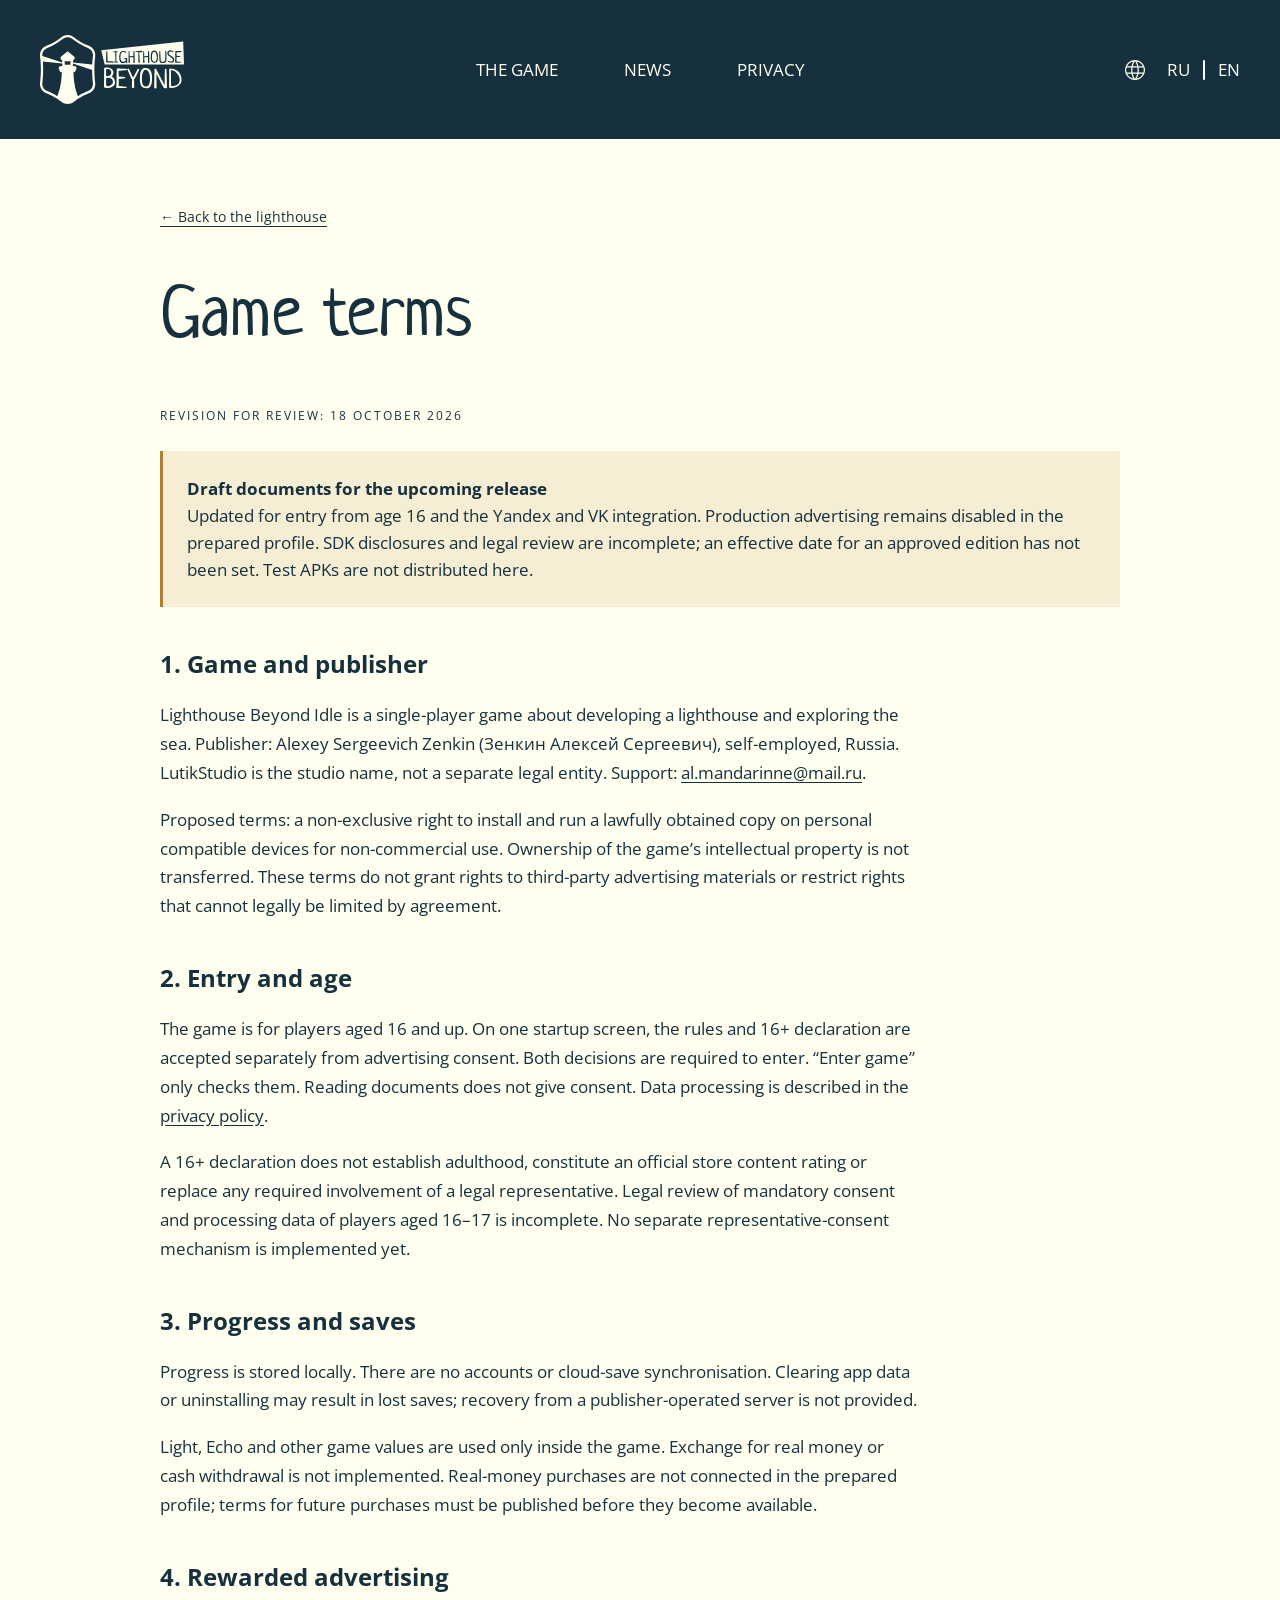
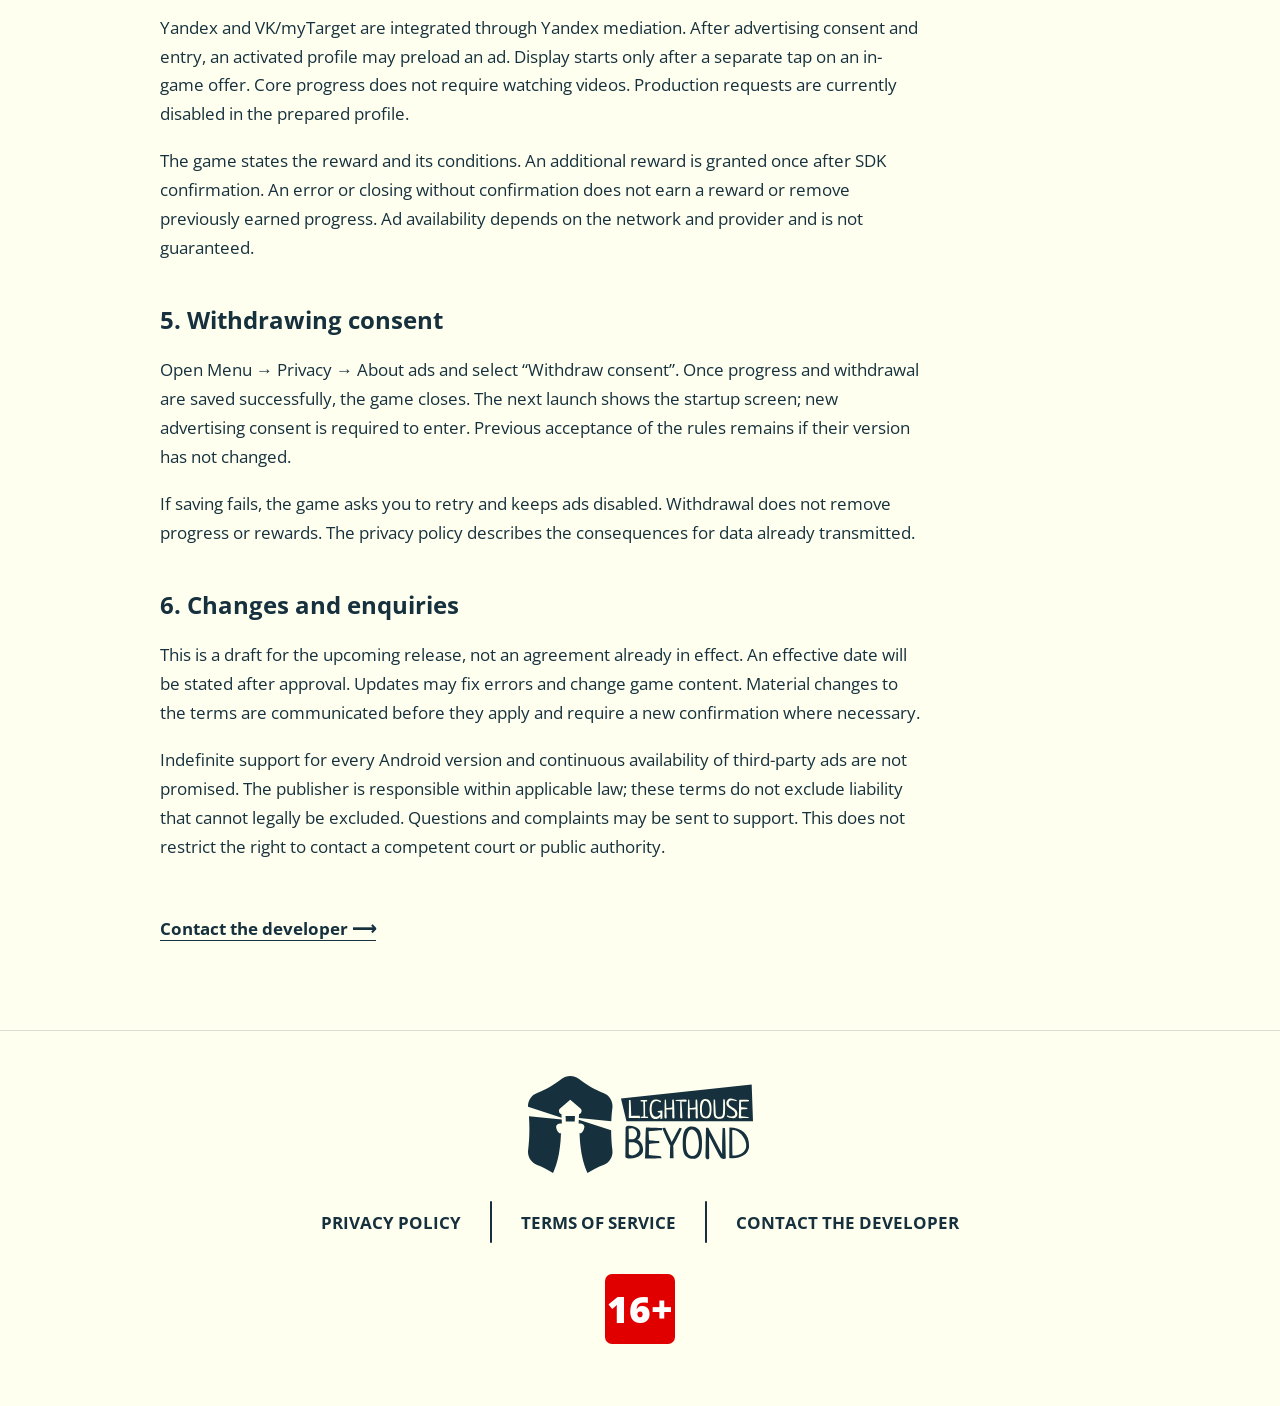
<file: en/terms/index.html>
<!doctype html>
<html lang="en"><head><meta charset="utf-8"><meta name="viewport" content="width=device-width, initial-scale=1">
<meta name="theme-color" content="#16313d"><meta name="referrer" content="no-referrer">
<meta http-equiv="Content-Security-Policy" content="default-src 'none'; style-src 'self'; script-src 'self'; img-src 'self' data:; font-src 'self'; media-src 'self'; base-uri 'none'; form-action 'none'; object-src 'none'; connect-src 'none'">
<title>Game terms — Lighthouse Beyond Idle</title><meta name="description" content="Become the keeper of a lighthouse at the edge of reality. Guide the beam, gather Light and discover the sea, one signal at a time.">
<link rel="canonical" href="https://jumocoder.github.io/lighthouse-beyond-website/en/terms/"><link rel="alternate" hreflang="ru" href="https://jumocoder.github.io/lighthouse-beyond-website/terms/"><link rel="alternate" hreflang="en" href="https://jumocoder.github.io/lighthouse-beyond-website/en/terms/"><link rel="alternate" hreflang="x-default" href="https://jumocoder.github.io/lighthouse-beyond-website/terms/">
<meta property="og:title" content="Game terms — Lighthouse Beyond Idle"><meta property="og:description" content="Become the keeper of a lighthouse at the edge of reality. Guide the beam, gather Light and discover the sea, one signal at a time."><meta property="og:type" content="website"><meta property="og:url" content="https://jumocoder.github.io/lighthouse-beyond-website/en/terms/"><meta property="og:image" content="https://jumocoder.github.io/lighthouse-beyond-website/assets/figma/91-34.webp">
<link rel="icon" href="../../assets/beacon.svg" type="image/svg+xml"><link rel="preload" href="../../assets/fonts/Neucha.ttf" as="font" type="font/ttf" crossorigin><link rel="stylesheet" href="../../assets/site.css"><script src="../../assets/site.js" defer></script>
</head><body id="top" class="inner-page"><a class="skip" href="#main">Skip to content</a><header class="header header-solid"><div class="container header-inner">
    <a class="brand" href="../../en/" aria-label="Lighthouse Beyond Idle"><picture><source media="(max-width: 900px)" srcset="../../assets/figma-v2/brand-mobile.svg"><img src="../../assets/figma-v2/brand-light.svg" width="144" height="69" alt="Lighthouse Beyond Idle"></picture></a>
    <nav class="navigation" aria-label="Navigation"><a href="../../en/">The game</a><a href="../../en/news/">News</a><a href="../../privacy/">Privacy</a></nav>
    <nav class="languages" aria-label="Language"><img src="../../assets/figma-v2/globe.svg" alt="" width="20" height="20"><a lang="ru" hreflang="ru" href="../../terms/" aria-label="Русский" >RU</a><span aria-hidden="true">|</span><a lang="en" hreflang="en" href="./" aria-label="English" aria-current="page">EN</a></nav>
    <button class="menu-toggle" type="button" aria-label="Open menu" aria-haspopup="dialog" aria-expanded="false" aria-controls="mobile-menu"><img src="../../assets/figma-v2/menu-open.svg" width="24" height="24" alt=""></button>
  </div></header>
  <dialog class="mobile-menu" id="mobile-menu" aria-label="Navigation"><div class="menu-top"><a class="menu-brand" href="../../en/"><img src="../../assets/figma-v2/brand-mobile.svg" width="113" height="54" alt="Lighthouse Beyond Idle"></a><button class="menu-close" type="button" aria-label="Close menu"><img src="../../assets/figma-v2/menu-close.svg" width="24" height="24" alt=""></button></div><nav class="menu-navigation" aria-label="Navigation"><a href="../../en/">The game</a><a href="../../en/news/">News</a><a href="../../privacy/">Privacy</a></nav><a class="menu-play" href="../../en/#release">Play</a></dialog><main class="article-page text-page container" id="main"><a class="back-link" href="../../en/">← Back to the lighthouse</a><h1>Game terms</h1><p class="eyebrow">Revision for review: 18 October 2026</p><aside class="notice"><strong>Draft documents for the upcoming release</strong><br>Updated for entry from age 16 and the Yandex and VK integration. Production advertising remains disabled in the prepared profile. SDK disclosures and legal review are incomplete; an effective date for an approved edition has not been set. Test APKs are not distributed here.</aside><article class="prose"><section><h2>1. Game and publisher</h2><p>Lighthouse Beyond Idle is a single-player game about developing a lighthouse and exploring the sea. Publisher: Alexey Sergeevich Zenkin (Зенкин Алексей Сергеевич), self-employed, Russia. LutikStudio is the studio name, not a separate legal entity. Support: <a href="mailto:al.mandarinne@mail.ru">al.mandarinne@mail.ru</a>.</p><p>Proposed terms: a non-exclusive right to install and run a lawfully obtained copy on personal compatible devices for non-commercial use. Ownership of the game’s intellectual property is not transferred. These terms do not grant rights to third-party advertising materials or restrict rights that cannot legally be limited by agreement.</p></section><section><h2>2. Entry and age</h2><p>The game is for players aged 16 and up. On one startup screen, the rules and 16+ declaration are accepted separately from advertising consent. Both decisions are required to enter. “Enter game” only checks them. Reading documents does not give consent. Data processing is described in the <a href="../../privacy/">privacy policy</a>.</p><p>A 16+ declaration does not establish adulthood, constitute an official store content rating or replace any required involvement of a legal representative. Legal review of mandatory consent and processing data of players aged 16–17 is incomplete. No separate representative-consent mechanism is implemented yet.</p></section><section><h2>3. Progress and saves</h2><p>Progress is stored locally. There are no accounts or cloud-save synchronisation. Clearing app data or uninstalling may result in lost saves; recovery from a publisher-operated server is not provided.</p><p>Light, Echo and other game values are used only inside the game. Exchange for real money or cash withdrawal is not implemented. Real-money purchases are not connected in the prepared profile; terms for future purchases must be published before they become available.</p></section><section><h2>4. Rewarded advertising</h2><p>Yandex and VK/myTarget are integrated through Yandex mediation. After advertising consent and entry, an activated profile may preload an ad. Display starts only after a separate tap on an in-game offer. Core progress does not require watching videos. Production requests are currently disabled in the prepared profile.</p><p>The game states the reward and its conditions. An additional reward is granted once after SDK confirmation. An error or closing without confirmation does not earn a reward or remove previously earned progress. Ad availability depends on the network and provider and is not guaranteed.</p></section><section><h2>5. Withdrawing consent</h2><p>Open Menu → Privacy → About ads and select “Withdraw consent”. Once progress and withdrawal are saved successfully, the game closes. The next launch shows the startup screen; new advertising consent is required to enter. Previous acceptance of the rules remains if their version has not changed.</p><p>If saving fails, the game asks you to retry and keeps ads disabled. Withdrawal does not remove progress or rewards. The privacy policy describes the consequences for data already transmitted.</p></section><section><h2>6. Changes and enquiries</h2><p>This is a draft for the upcoming release, not an agreement already in effect. An effective date will be stated after approval. Updates may fix errors and change game content. Material changes to the terms are communicated before they apply and require a new confirmation where necessary.</p><p>Indefinite support for every Android version and continuous availability of third-party ads are not promised. The publisher is responsible within applicable law; these terms do not exclude liability that cannot legally be excluded. Questions and complaints may be sent to support. This does not restrict the right to contact a competent court or public authority.</p></section></article><a class="text-link" href="mailto:al.mandarinne@mail.ru">Contact the developer ⟶</a></main><footer class="footer"><div class="container footer-inner">
    <a class="footer-brand" href="../../en/" aria-label="Lighthouse Beyond Idle"><picture><source media="(max-width: 900px)" srcset="../../assets/figma-v2/brand-dark-mobile.svg"><img src="../../assets/figma-v2/brand-dark.svg" width="225" height="97" alt="Lighthouse Beyond Idle"></picture></a>
    <nav class="footer-links" aria-label="Documents"><a href="../../privacy/">Privacy policy</a><a href="../../en/terms/">Terms of service</a><a class="contact" href="mailto:al.mandarinne@mail.ru">Contact the developer</a></nav>
    <p class="age-rating" aria-label="For ages 16 and up">16+</p>
  </div></footer></body></html>
</file>
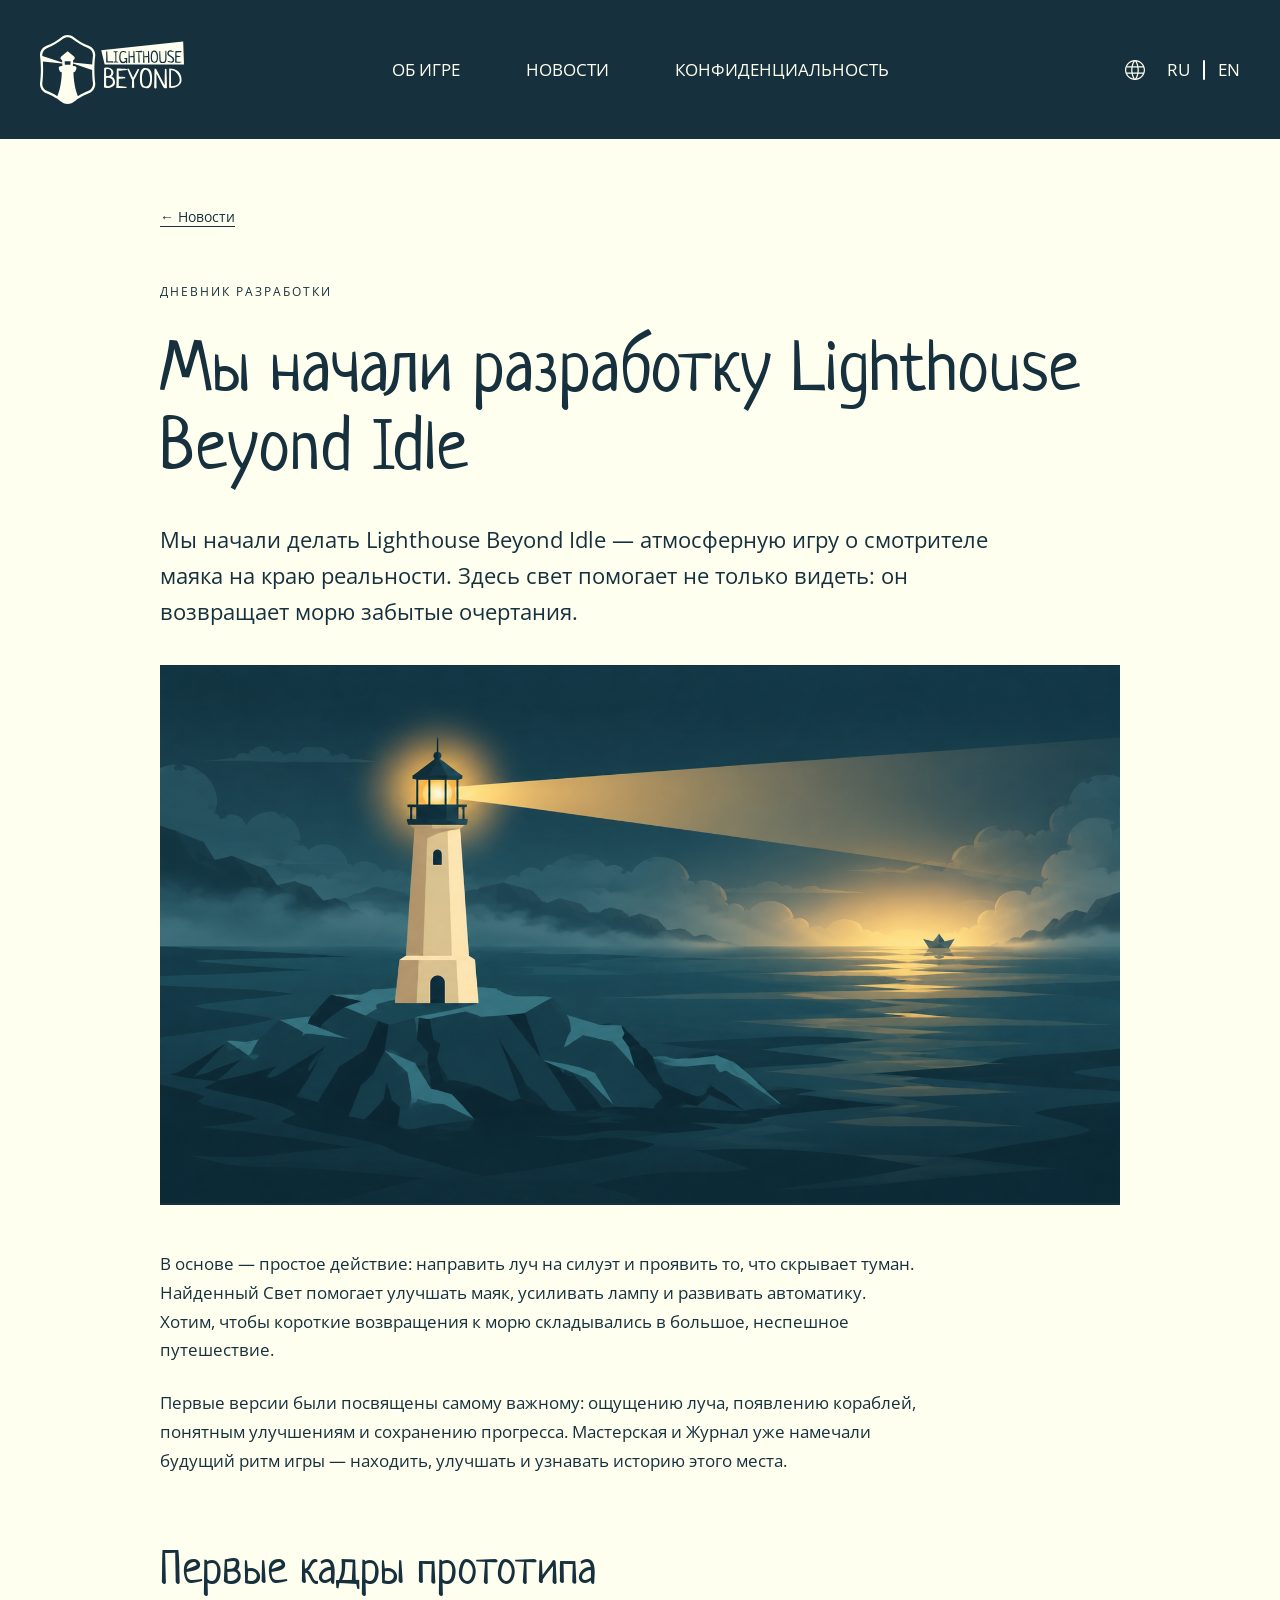
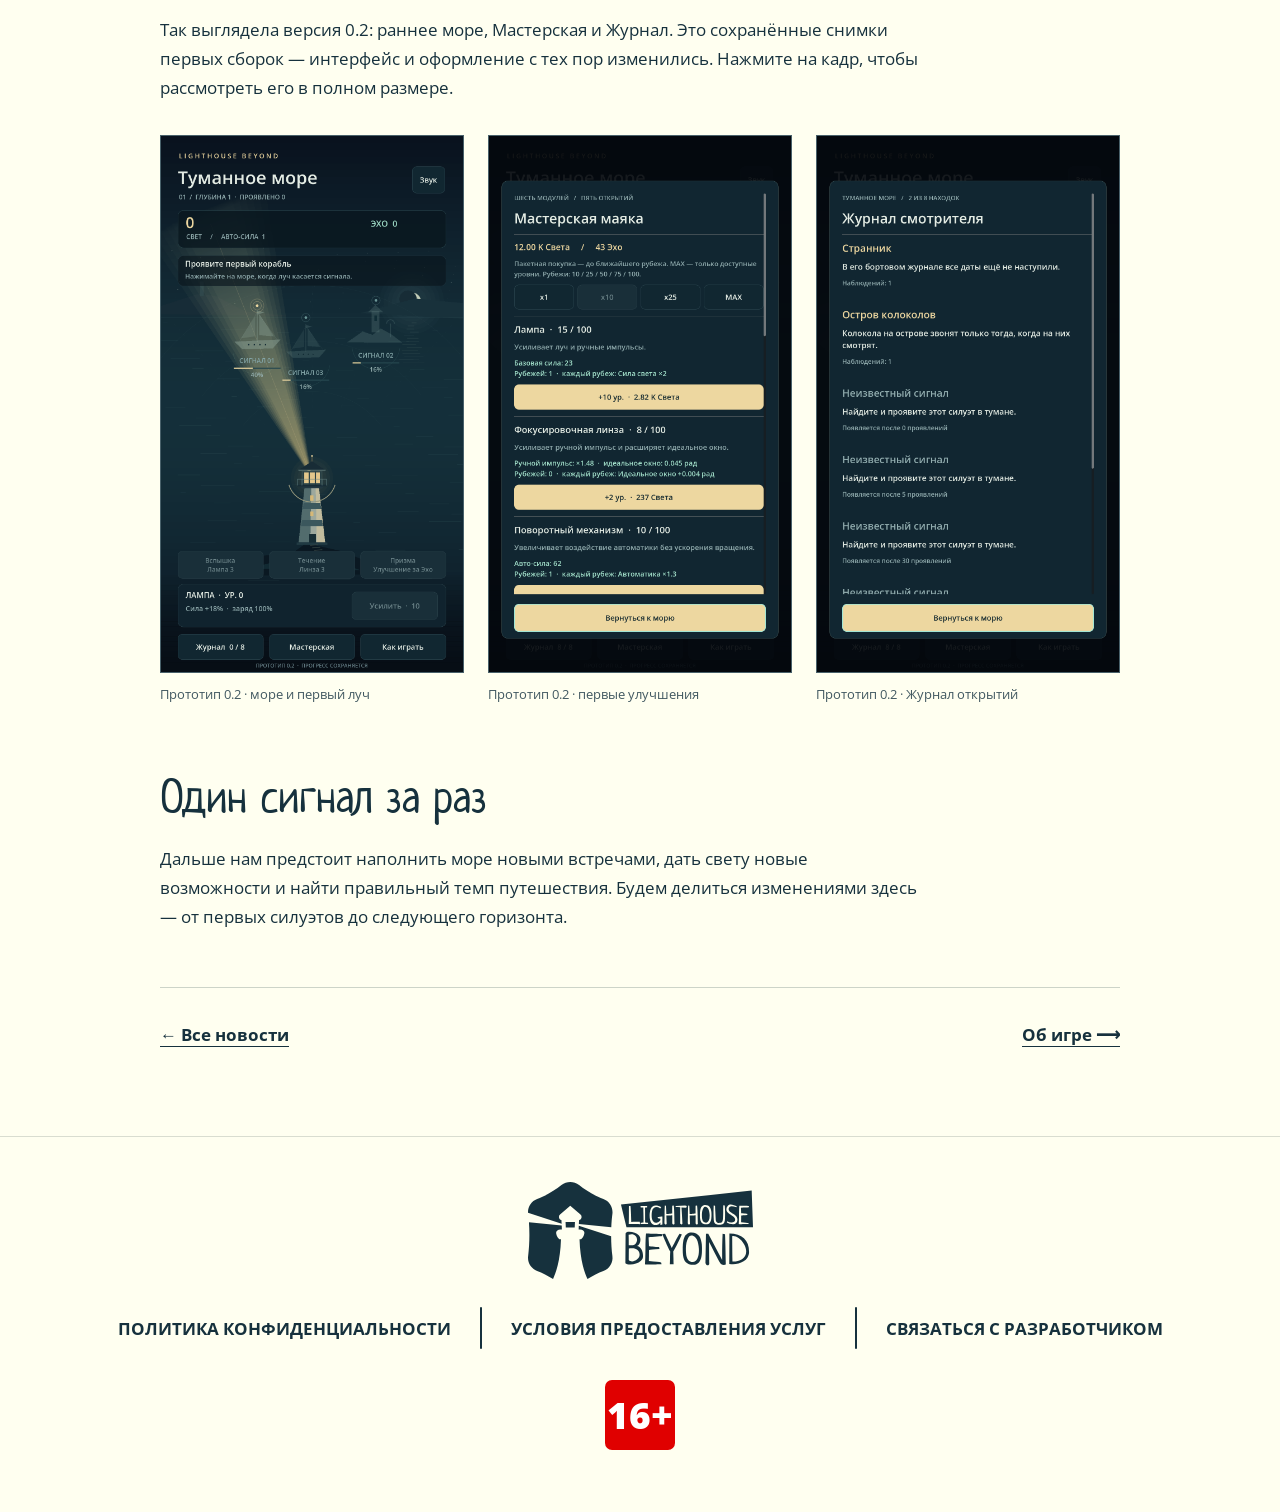
<file: news/development-begins/index.html>
<!doctype html>
<html lang="ru"><head><meta charset="utf-8"><meta name="viewport" content="width=device-width, initial-scale=1">
<meta name="theme-color" content="#16313d"><meta name="referrer" content="no-referrer">
<meta http-equiv="Content-Security-Policy" content="default-src 'none'; style-src 'self'; script-src 'self'; img-src 'self' data:; font-src 'self'; media-src 'self'; base-uri 'none'; form-action 'none'; object-src 'none'; connect-src 'none'">
<title>Мы начали разработку Lighthouse Beyond Idle — Lighthouse Beyond Idle</title><meta name="description" content="Всё началось с маяка, луча и силуэтов в тумане. Рассказываем об идее игры и показываем первые кадры прототипа.">
<link rel="canonical" href="https://jumocoder.github.io/lighthouse-beyond-website/news/development-begins/"><link rel="alternate" hreflang="ru" href="https://jumocoder.github.io/lighthouse-beyond-website/news/development-begins/"><link rel="alternate" hreflang="en" href="https://jumocoder.github.io/lighthouse-beyond-website/en/news/development-begins/"><link rel="alternate" hreflang="x-default" href="https://jumocoder.github.io/lighthouse-beyond-website/news/development-begins/">
<meta property="og:title" content="Мы начали разработку Lighthouse Beyond Idle — Lighthouse Beyond Idle"><meta property="og:description" content="Всё началось с маяка, луча и силуэтов в тумане. Рассказываем об идее игры и показываем первые кадры прототипа."><meta property="og:type" content="article"><meta property="og:url" content="https://jumocoder.github.io/lighthouse-beyond-website/news/development-begins/"><meta property="og:image" content="https://jumocoder.github.io/lighthouse-beyond-website/assets/news/development-cover.png">
<link rel="icon" href="../../assets/beacon.svg" type="image/svg+xml"><link rel="preload" href="../../assets/fonts/Neucha.ttf" as="font" type="font/ttf" crossorigin><link rel="stylesheet" href="../../assets/site.css"><script src="../../assets/site.js" defer></script>
</head><body id="top" class="inner-page"><a class="skip" href="#main">К содержимому</a><header class="header header-solid"><div class="container header-inner">
    <a class="brand" href="../../" aria-label="Lighthouse Beyond Idle"><picture><source media="(max-width: 900px)" srcset="../../assets/figma-v2/brand-mobile.svg"><img src="../../assets/figma-v2/brand-light.svg" width="144" height="69" alt="Lighthouse Beyond Idle"></picture></a>
    <nav class="navigation" aria-label="Навигация"><a href="../../">Об игре</a><a href="../../news/">Новости</a><a href="../../privacy/ru/">Конфиденциальность</a></nav>
    <nav class="languages" aria-label="Язык"><img src="../../assets/figma-v2/globe.svg" alt="" width="20" height="20"><a lang="ru" hreflang="ru" href="./" aria-label="Русский" aria-current="page">RU</a><span aria-hidden="true">|</span><a lang="en" hreflang="en" href="../../en/news/development-begins/" aria-label="English" >EN</a></nav>
    <button class="menu-toggle" type="button" aria-label="Открыть меню" aria-haspopup="dialog" aria-expanded="false" aria-controls="mobile-menu"><img src="../../assets/figma-v2/menu-open.svg" width="24" height="24" alt=""></button>
  </div></header>
  <dialog class="mobile-menu" id="mobile-menu" aria-label="Навигация"><div class="menu-top"><a class="menu-brand" href="../../"><img src="../../assets/figma-v2/brand-mobile.svg" width="113" height="54" alt="Lighthouse Beyond Idle"></a><button class="menu-close" type="button" aria-label="Закрыть меню"><img src="../../assets/figma-v2/menu-close.svg" width="24" height="24" alt=""></button></div><nav class="menu-navigation" aria-label="Навигация"><a href="../../">Об игре</a><a href="../../news/">Новости</a><a href="../../privacy/ru/">Конфиденциальность</a></nav><a class="menu-play" href="../../#release">Играть</a></dialog><main class="article-page news-article container" id="main"><a class="back-link" href="../../news/">← Новости</a><article><p class="eyebrow">Дневник разработки</p><h1>Мы начали разработку Lighthouse Beyond Idle</h1><p class="article-lead">Мы начали делать Lighthouse Beyond Idle — атмосферную игру о смотрителе маяка на краю реальности. Здесь свет помогает не только видеть: он возвращает морю забытые очертания.</p><img class="article-art" src="../../assets/news/development-cover.png" width="1600" height="900" alt="Первый свет маяка открывает путь в туманном море" fetchpriority="high"><div class="article-prose"><p>В основе — простое действие: направить луч на силуэт и проявить то, что скрывает туман. Найденный Свет помогает улучшать маяк, усиливать лампу и развивать автоматику. Хотим, чтобы короткие возвращения к морю складывались в большое, неспешное путешествие.</p><p>Первые версии были посвящены самому важному: ощущению луча, появлению кораблей, понятным улучшениям и сохранению прогресса. Мастерская и Журнал уже намечали будущий ритм игры — находить, улучшать и узнавать историю этого места.</p></div><section class="article-section" aria-labelledby="gallery-title"><h2 id="gallery-title">Первые кадры прототипа</h2><p>Так выглядела версия 0.2: раннее море, Мастерская и Журнал. Это сохранённые снимки первых сборок — интерфейс и оформление с тех пор изменились. Нажмите на кадр, чтобы рассмотреть его в полном размере.</p><div class="screenshot-grid"><figure class="screenshot"><a href="../../assets/news/ru/prototype-sea.png" target="_blank" rel="noopener" aria-label="Открыть скриншот полностью: Прототип 0.2 · море и первый луч"><img src="../../assets/news/ru/prototype-sea.png" width="1080" height="1920" alt="Прототип 0.2 · море и первый луч" loading="lazy"></a><figcaption>Прототип 0.2 · море и первый луч</figcaption></figure><figure class="screenshot"><a href="../../assets/news/ru/prototype-workshop.png" target="_blank" rel="noopener" aria-label="Открыть скриншот полностью: Прототип 0.2 · первые улучшения"><img src="../../assets/news/ru/prototype-workshop.png" width="1080" height="1920" alt="Прототип 0.2 · первые улучшения" loading="lazy"></a><figcaption>Прототип 0.2 · первые улучшения</figcaption></figure><figure class="screenshot"><a href="../../assets/news/ru/prototype-journal.png" target="_blank" rel="noopener" aria-label="Открыть скриншот полностью: Прототип 0.2 · Журнал открытий"><img src="../../assets/news/ru/prototype-journal.png" width="1080" height="1920" alt="Прототип 0.2 · Журнал открытий" loading="lazy"></a><figcaption>Прототип 0.2 · Журнал открытий</figcaption></figure></div></section><section class="article-section article-prose"><h2>Один сигнал за раз</h2><p>Дальше нам предстоит наполнить море новыми встречами, дать свету новые возможности и найти правильный темп путешествия. Будем делиться изменениями здесь — от первых силуэтов до следующего горизонта.</p></section></article><nav class="article-navigation" aria-label="Навигация"><a class="text-link" href="../../news/">← Все новости</a><a class="text-link" href="../../">Об игре ⟶</a></nav></main><footer class="footer"><div class="container footer-inner">
    <a class="footer-brand" href="../../" aria-label="Lighthouse Beyond Idle"><picture><source media="(max-width: 900px)" srcset="../../assets/figma-v2/brand-dark-mobile.svg"><img src="../../assets/figma-v2/brand-dark.svg" width="225" height="97" alt="Lighthouse Beyond Idle"></picture></a>
    <nav class="footer-links" aria-label="Документы"><a href="../../privacy/ru/">Политика конфиденциальности</a><a href="../../terms/">Условия предоставления услуг</a><a class="contact" href="mailto:al.mandarinne@mail.ru">Связаться с разработчиком</a></nav>
    <p class="age-rating" aria-label="Для игроков от 16 лет">16+</p>
  </div></footer></body></html>
</file>
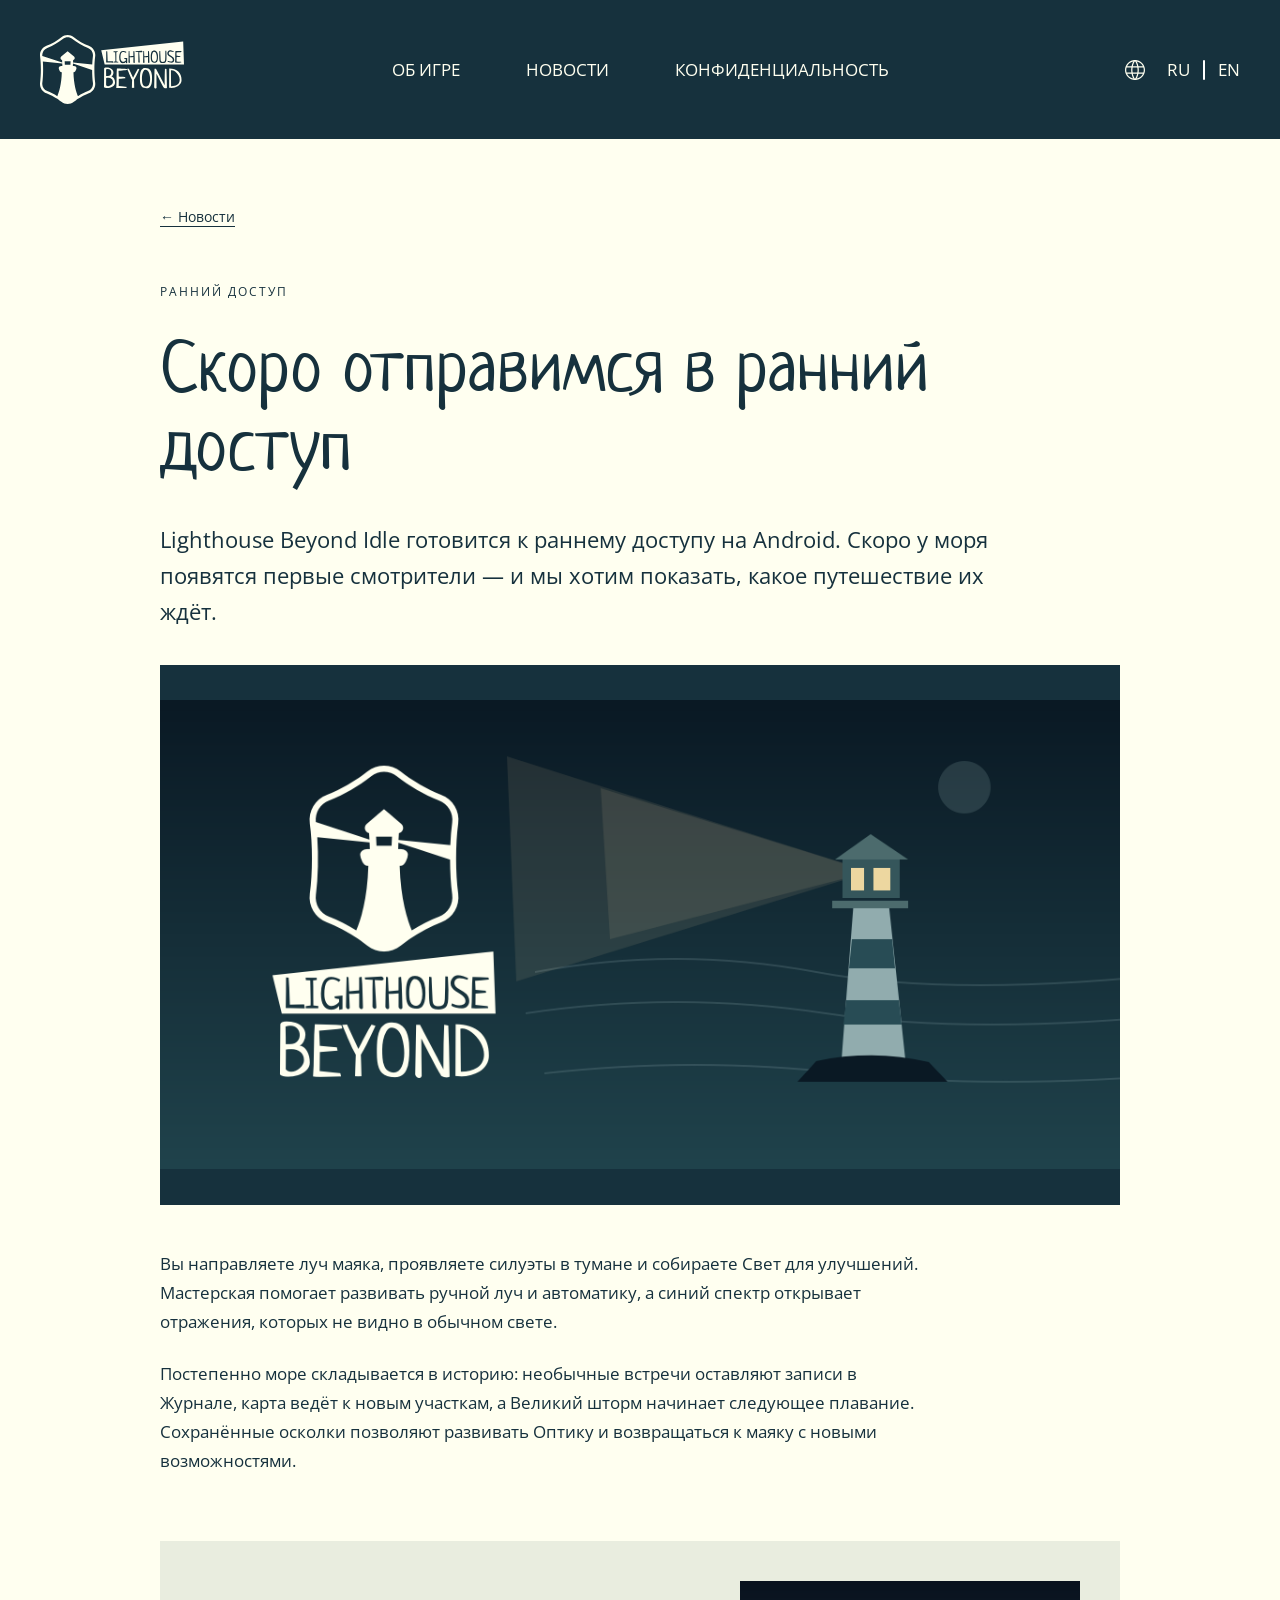
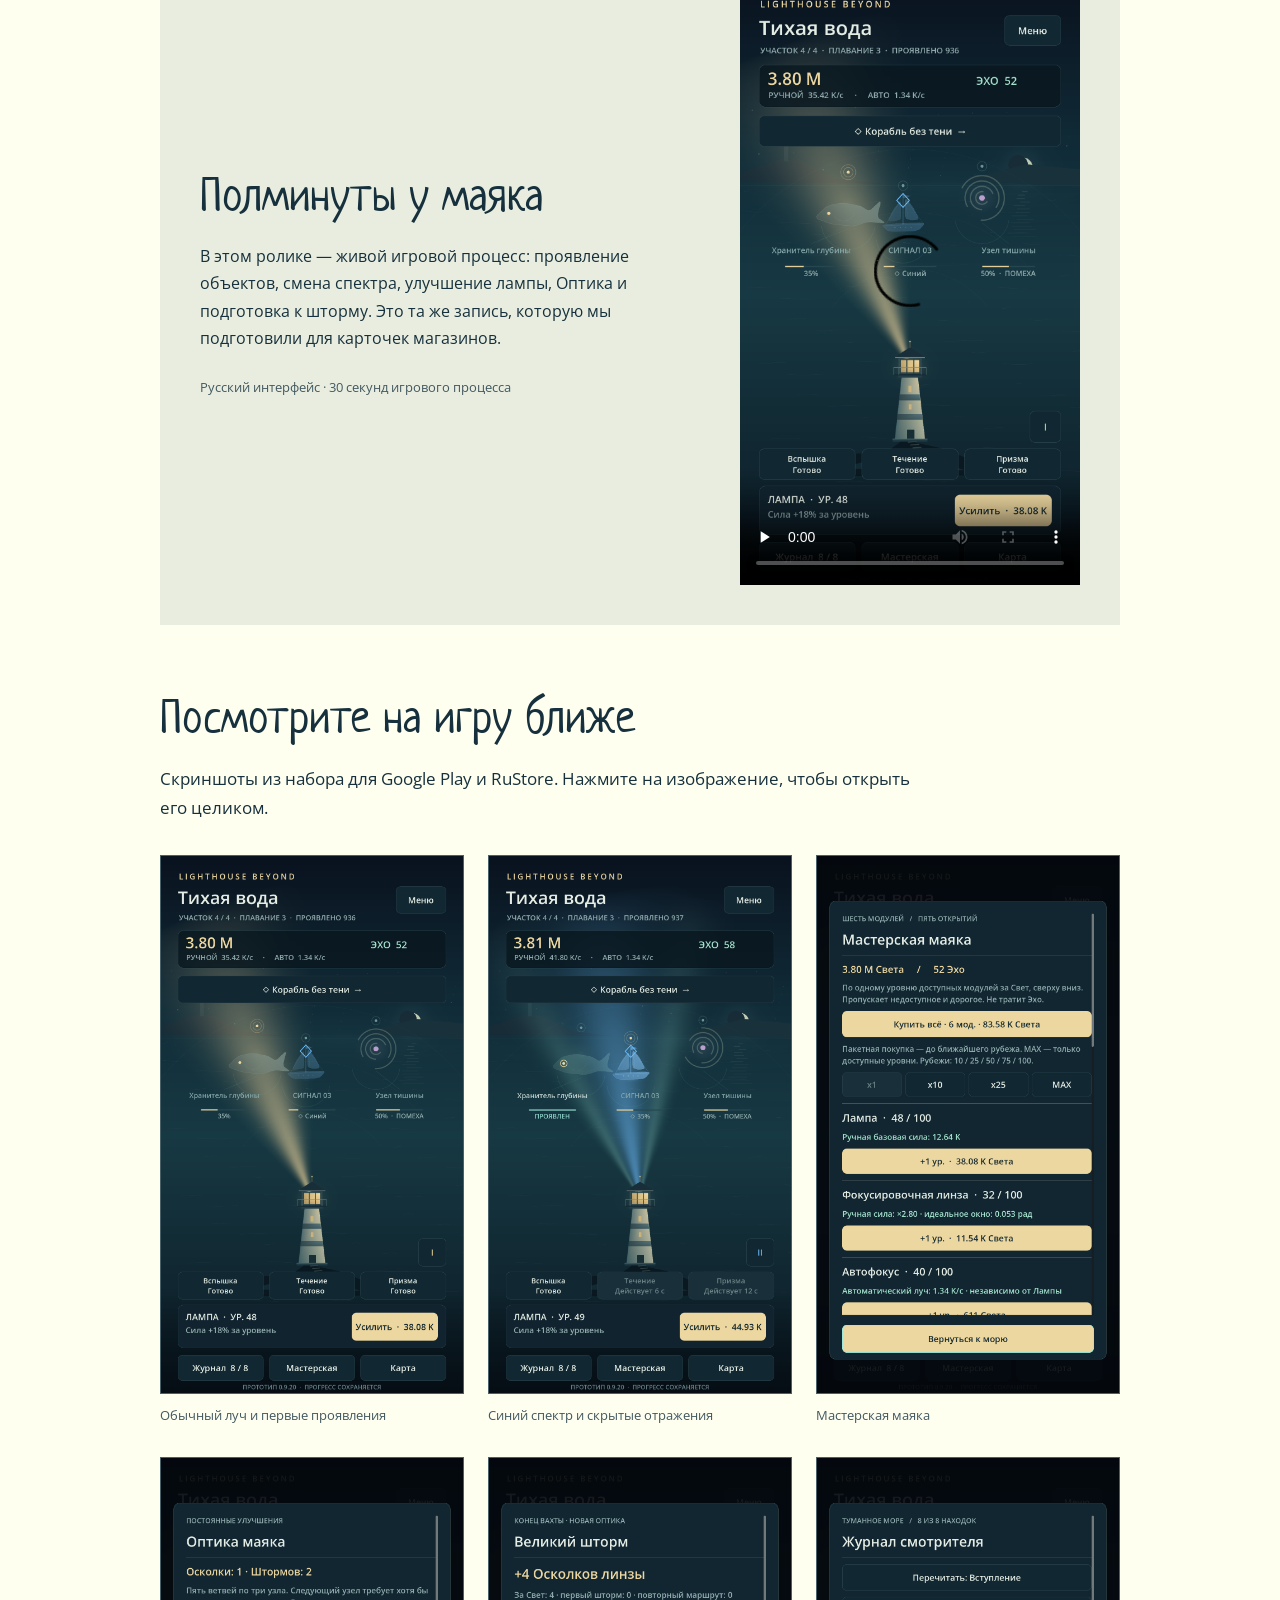
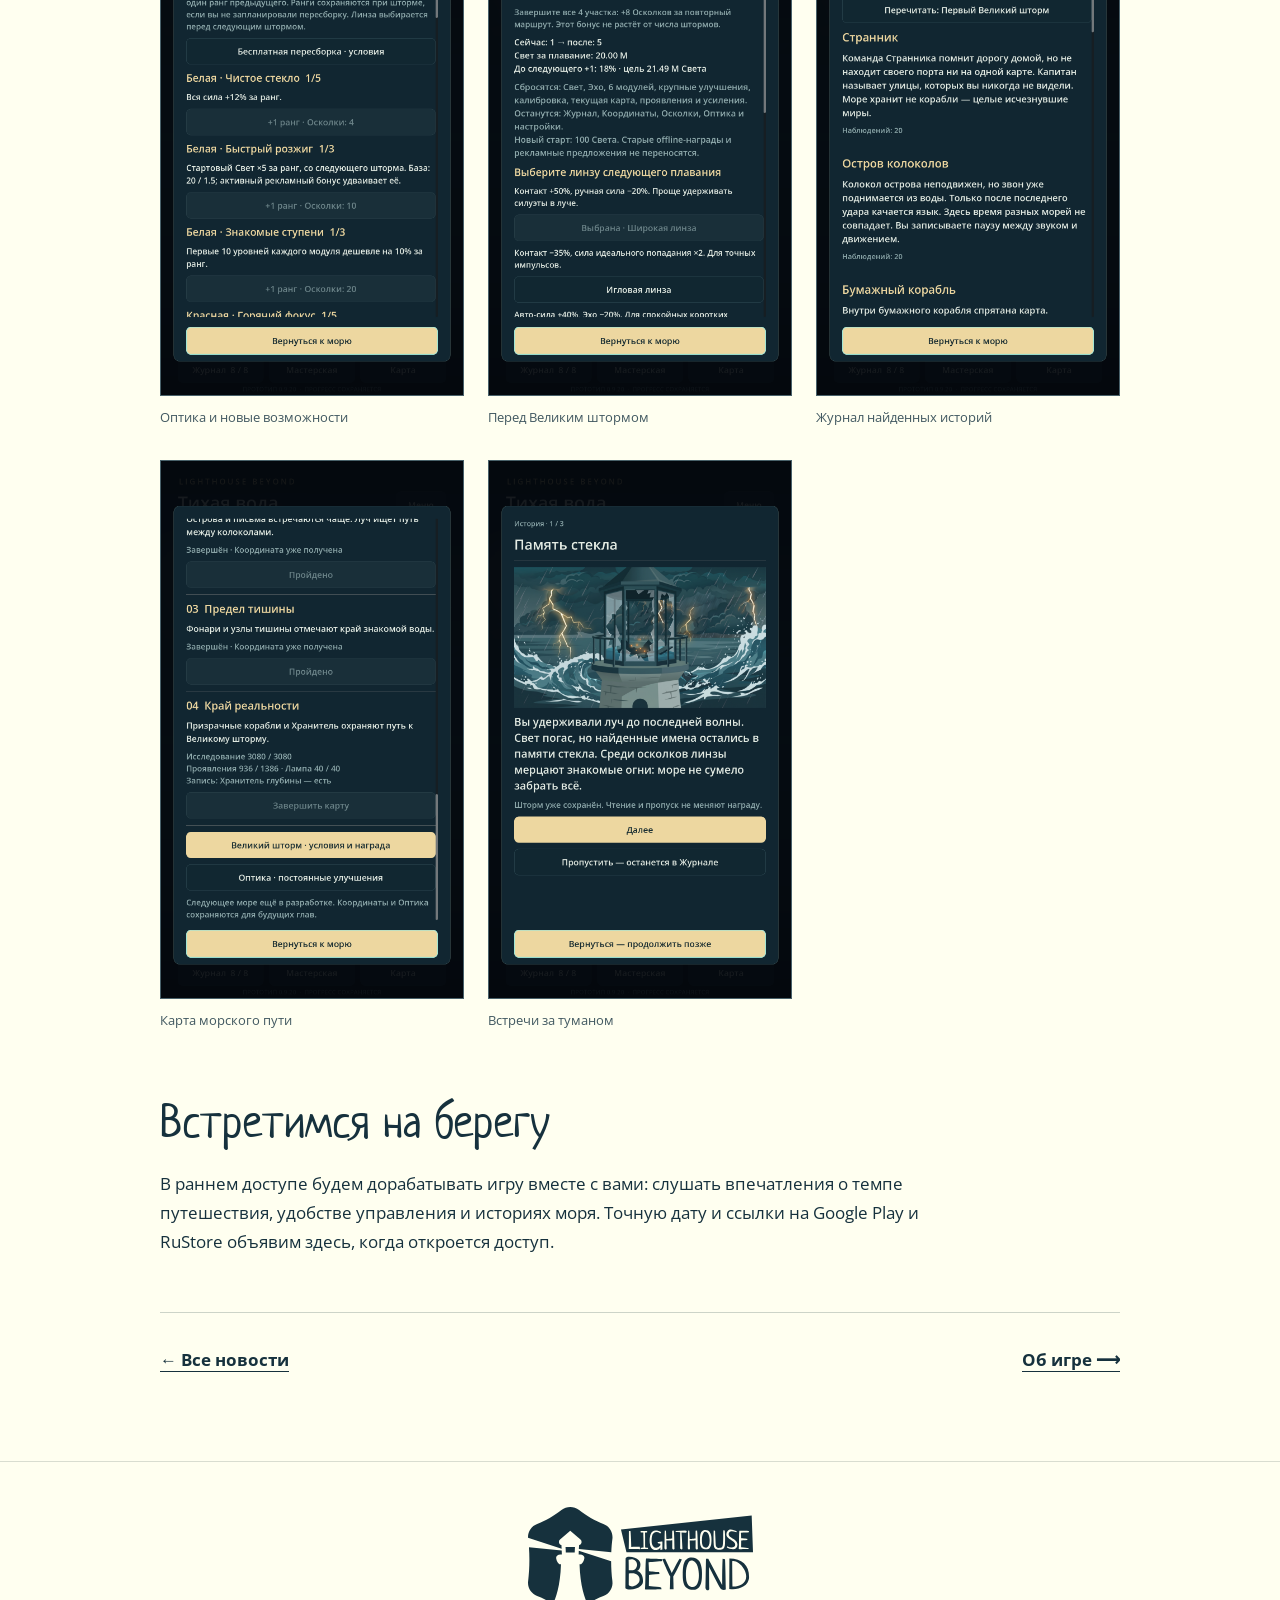
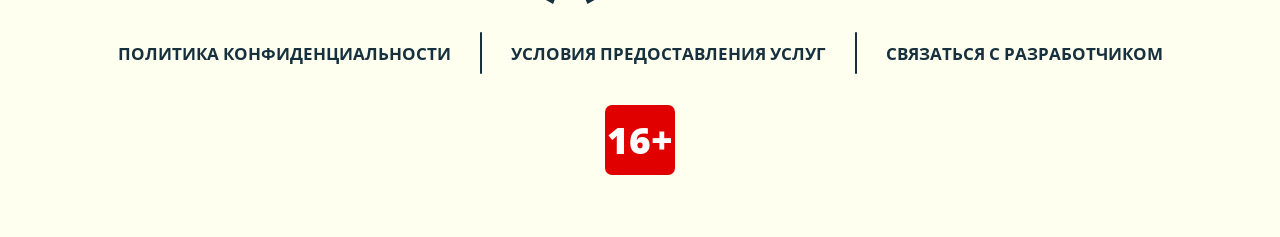
<file: news/early-access/index.html>
<!doctype html>
<html lang="ru"><head><meta charset="utf-8"><meta name="viewport" content="width=device-width, initial-scale=1">
<meta name="theme-color" content="#16313d"><meta name="referrer" content="no-referrer">
<meta http-equiv="Content-Security-Policy" content="default-src 'none'; style-src 'self'; script-src 'self'; img-src 'self' data:; font-src 'self'; media-src 'self'; base-uri 'none'; form-action 'none'; object-src 'none'; connect-src 'none'">
<title>Скоро отправимся в ранний доступ — Lighthouse Beyond Idle</title><meta name="description" content="Готовимся открыть маяк первым игрокам. Показываем свежие скриншоты и игровой процесс перед выходом в ранний доступ.">
<link rel="canonical" href="https://jumocoder.github.io/lighthouse-beyond-website/news/early-access/"><link rel="alternate" hreflang="ru" href="https://jumocoder.github.io/lighthouse-beyond-website/news/early-access/"><link rel="alternate" hreflang="en" href="https://jumocoder.github.io/lighthouse-beyond-website/en/news/early-access/"><link rel="alternate" hreflang="x-default" href="https://jumocoder.github.io/lighthouse-beyond-website/news/early-access/">
<meta property="og:title" content="Скоро отправимся в ранний доступ — Lighthouse Beyond Idle"><meta property="og:description" content="Готовимся открыть маяк первым игрокам. Показываем свежие скриншоты и игровой процесс перед выходом в ранний доступ."><meta property="og:type" content="article"><meta property="og:url" content="https://jumocoder.github.io/lighthouse-beyond-website/news/early-access/"><meta property="og:image" content="https://jumocoder.github.io/lighthouse-beyond-website/assets/news/early-access-cover.png">
<link rel="icon" href="../../assets/beacon.svg" type="image/svg+xml"><link rel="preload" href="../../assets/fonts/Neucha.ttf" as="font" type="font/ttf" crossorigin><link rel="stylesheet" href="../../assets/site.css"><script src="../../assets/site.js" defer></script>
</head><body id="top" class="inner-page"><a class="skip" href="#main">К содержимому</a><header class="header header-solid"><div class="container header-inner">
    <a class="brand" href="../../" aria-label="Lighthouse Beyond Idle"><picture><source media="(max-width: 900px)" srcset="../../assets/figma-v2/brand-mobile.svg"><img src="../../assets/figma-v2/brand-light.svg" width="144" height="69" alt="Lighthouse Beyond Idle"></picture></a>
    <nav class="navigation" aria-label="Навигация"><a href="../../">Об игре</a><a href="../../news/">Новости</a><a href="../../privacy/ru/">Конфиденциальность</a></nav>
    <nav class="languages" aria-label="Язык"><img src="../../assets/figma-v2/globe.svg" alt="" width="20" height="20"><a lang="ru" hreflang="ru" href="./" aria-label="Русский" aria-current="page">RU</a><span aria-hidden="true">|</span><a lang="en" hreflang="en" href="../../en/news/early-access/" aria-label="English" >EN</a></nav>
    <button class="menu-toggle" type="button" aria-label="Открыть меню" aria-haspopup="dialog" aria-expanded="false" aria-controls="mobile-menu"><img src="../../assets/figma-v2/menu-open.svg" width="24" height="24" alt=""></button>
  </div></header>
  <dialog class="mobile-menu" id="mobile-menu" aria-label="Навигация"><div class="menu-top"><a class="menu-brand" href="../../"><img src="../../assets/figma-v2/brand-mobile.svg" width="113" height="54" alt="Lighthouse Beyond Idle"></a><button class="menu-close" type="button" aria-label="Закрыть меню"><img src="../../assets/figma-v2/menu-close.svg" width="24" height="24" alt=""></button></div><nav class="menu-navigation" aria-label="Навигация"><a href="../../">Об игре</a><a href="../../news/">Новости</a><a href="../../privacy/ru/">Конфиденциальность</a></nav><a class="menu-play" href="../../#release">Играть</a></dialog><main class="article-page news-article container" id="main"><a class="back-link" href="../../news/">← Новости</a><article><p class="eyebrow">Ранний доступ</p><h1>Скоро отправимся в ранний доступ</h1><p class="article-lead">Lighthouse Beyond Idle готовится к раннему доступу на Android. Скоро у моря появятся первые смотрители — и мы хотим показать, какое путешествие их ждёт.</p><img class="article-art" src="../../assets/news/early-access-cover.png" width="1600" height="900" alt="Lighthouse Beyond — маяк в ночном море" fetchpriority="high"><div class="article-prose"><p>Вы направляете луч маяка, проявляете силуэты в тумане и собираете Свет для улучшений. Мастерская помогает развивать ручной луч и автоматику, а синий спектр открывает отражения, которых не видно в обычном свете.</p><p>Постепенно море складывается в историю: необычные встречи оставляют записи в Журнале, карта ведёт к новым участкам, а Великий шторм начинает следующее плавание. Сохранённые осколки позволяют развивать Оптику и возвращаться к маяку с новыми возможностями.</p></div><section class="article-section video-feature" aria-labelledby="video-title"><div><h2 id="video-title">Полминуты у маяка</h2><p>В этом ролике — живой игровой процесс: проявление объектов, смена спектра, улучшение лампы, Оптика и подготовка к шторму. Это та же запись, которую мы подготовили для карточек магазинов.</p><p class="video-caption">Русский интерфейс · 30 секунд игрового процесса</p></div><div class="article-video"><video controls playsinline preload="none" poster="../../assets/news/ru/store-01-sea.png" aria-label="Игровой процесс Lighthouse Beyond Idle"><source src="../../assets/gameplay-ru.mp4" type="video/mp4"><a href="../../assets/gameplay-ru.mp4">Открыть видео</a></video><p class="media-error" hidden>Видео не удалось загрузить. <a href="../../assets/gameplay-ru.mp4">Открыть видео ↗</a></p></div></section><section class="article-section" aria-labelledby="gallery-title"><h2 id="gallery-title">Посмотрите на игру ближе</h2><p>Скриншоты из набора для Google Play и RuStore. Нажмите на изображение, чтобы открыть его целиком.</p><div class="screenshot-grid"><figure class="screenshot"><a href="../../assets/news/ru/store-01-sea.png" target="_blank" rel="noopener" aria-label="Открыть скриншот полностью: Обычный луч и первые проявления"><img src="../../assets/news/ru/store-01-sea.png" width="1080" height="1920" alt="Обычный луч и первые проявления" loading="lazy"></a><figcaption>Обычный луч и первые проявления</figcaption></figure><figure class="screenshot"><a href="../../assets/news/ru/store-08-blue-spectrum.png" target="_blank" rel="noopener" aria-label="Открыть скриншот полностью: Синий спектр и скрытые отражения"><img src="../../assets/news/ru/store-08-blue-spectrum.png" width="1080" height="1920" alt="Синий спектр и скрытые отражения" loading="lazy"></a><figcaption>Синий спектр и скрытые отражения</figcaption></figure><figure class="screenshot"><a href="../../assets/news/ru/store-02-workshop.png" target="_blank" rel="noopener" aria-label="Открыть скриншот полностью: Мастерская маяка"><img src="../../assets/news/ru/store-02-workshop.png" width="1080" height="1920" alt="Мастерская маяка" loading="lazy"></a><figcaption>Мастерская маяка</figcaption></figure><figure class="screenshot"><a href="../../assets/news/ru/store-06-optics.png" target="_blank" rel="noopener" aria-label="Открыть скриншот полностью: Оптика и новые возможности"><img src="../../assets/news/ru/store-06-optics.png" width="1080" height="1920" alt="Оптика и новые возможности" loading="lazy"></a><figcaption>Оптика и новые возможности</figcaption></figure><figure class="screenshot"><a href="../../assets/news/ru/store-07-storm.png" target="_blank" rel="noopener" aria-label="Открыть скриншот полностью: Перед Великим штормом"><img src="../../assets/news/ru/store-07-storm.png" width="1080" height="1920" alt="Перед Великим штормом" loading="lazy"></a><figcaption>Перед Великим штормом</figcaption></figure><figure class="screenshot"><a href="../../assets/news/ru/store-03-journal.png" target="_blank" rel="noopener" aria-label="Открыть скриншот полностью: Журнал найденных историй"><img src="../../assets/news/ru/store-03-journal.png" width="1080" height="1920" alt="Журнал найденных историй" loading="lazy"></a><figcaption>Журнал найденных историй</figcaption></figure><figure class="screenshot"><a href="../../assets/news/ru/store-04-map.png" target="_blank" rel="noopener" aria-label="Открыть скриншот полностью: Карта морского пути"><img src="../../assets/news/ru/store-04-map.png" width="1080" height="1920" alt="Карта морского пути" loading="lazy"></a><figcaption>Карта морского пути</figcaption></figure><figure class="screenshot"><a href="../../assets/news/ru/store-05-story.png" target="_blank" rel="noopener" aria-label="Открыть скриншот полностью: Встречи за туманом"><img src="../../assets/news/ru/store-05-story.png" width="1080" height="1920" alt="Встречи за туманом" loading="lazy"></a><figcaption>Встречи за туманом</figcaption></figure></div></section><section class="article-section article-prose"><h2>Встретимся на берегу</h2><p>В раннем доступе будем дорабатывать игру вместе с вами: слушать впечатления о темпе путешествия, удобстве управления и историях моря. Точную дату и ссылки на Google Play и RuStore объявим здесь, когда откроется доступ.</p></section></article><nav class="article-navigation" aria-label="Навигация"><a class="text-link" href="../../news/">← Все новости</a><a class="text-link" href="../../">Об игре ⟶</a></nav></main><footer class="footer"><div class="container footer-inner">
    <a class="footer-brand" href="../../" aria-label="Lighthouse Beyond Idle"><picture><source media="(max-width: 900px)" srcset="../../assets/figma-v2/brand-dark-mobile.svg"><img src="../../assets/figma-v2/brand-dark.svg" width="225" height="97" alt="Lighthouse Beyond Idle"></picture></a>
    <nav class="footer-links" aria-label="Документы"><a href="../../privacy/ru/">Политика конфиденциальности</a><a href="../../terms/">Условия предоставления услуг</a><a class="contact" href="mailto:al.mandarinne@mail.ru">Связаться с разработчиком</a></nav>
    <p class="age-rating" aria-label="Для игроков от 16 лет">16+</p>
  </div></footer></body></html>
</file>
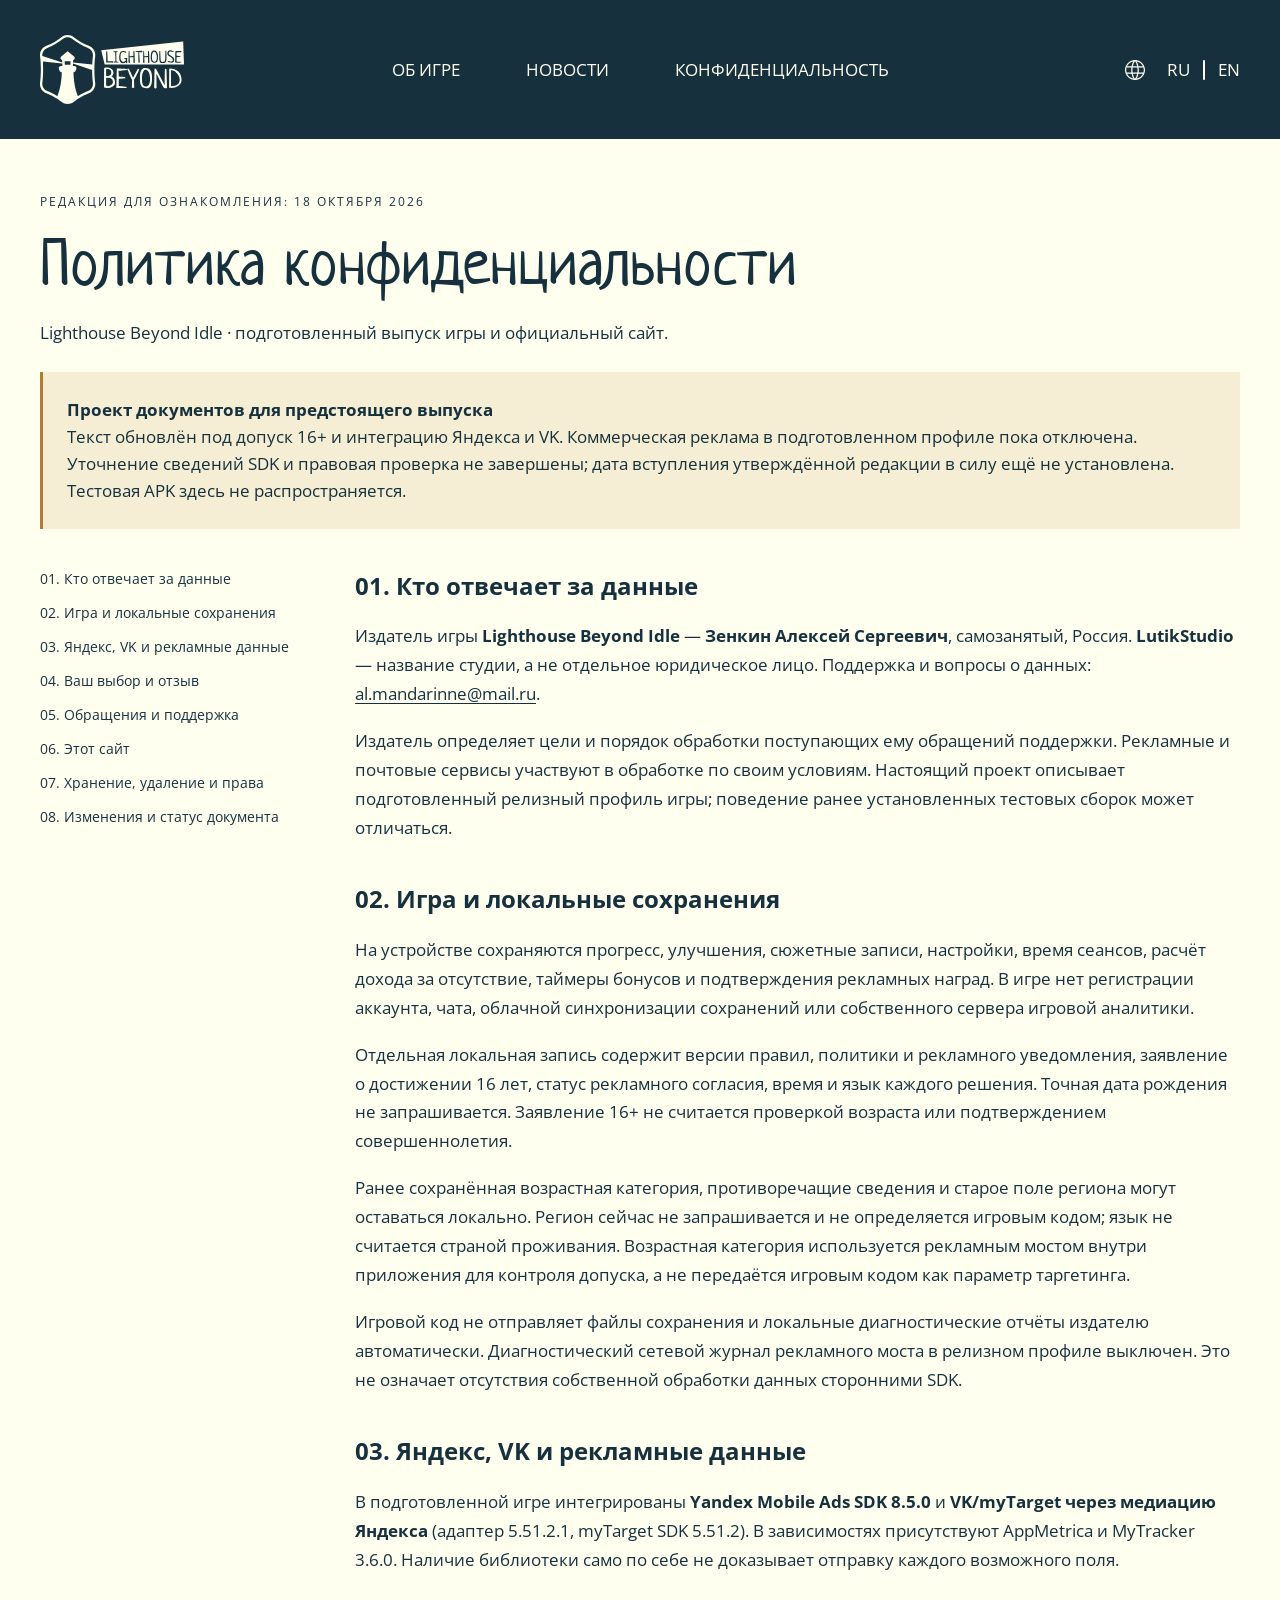
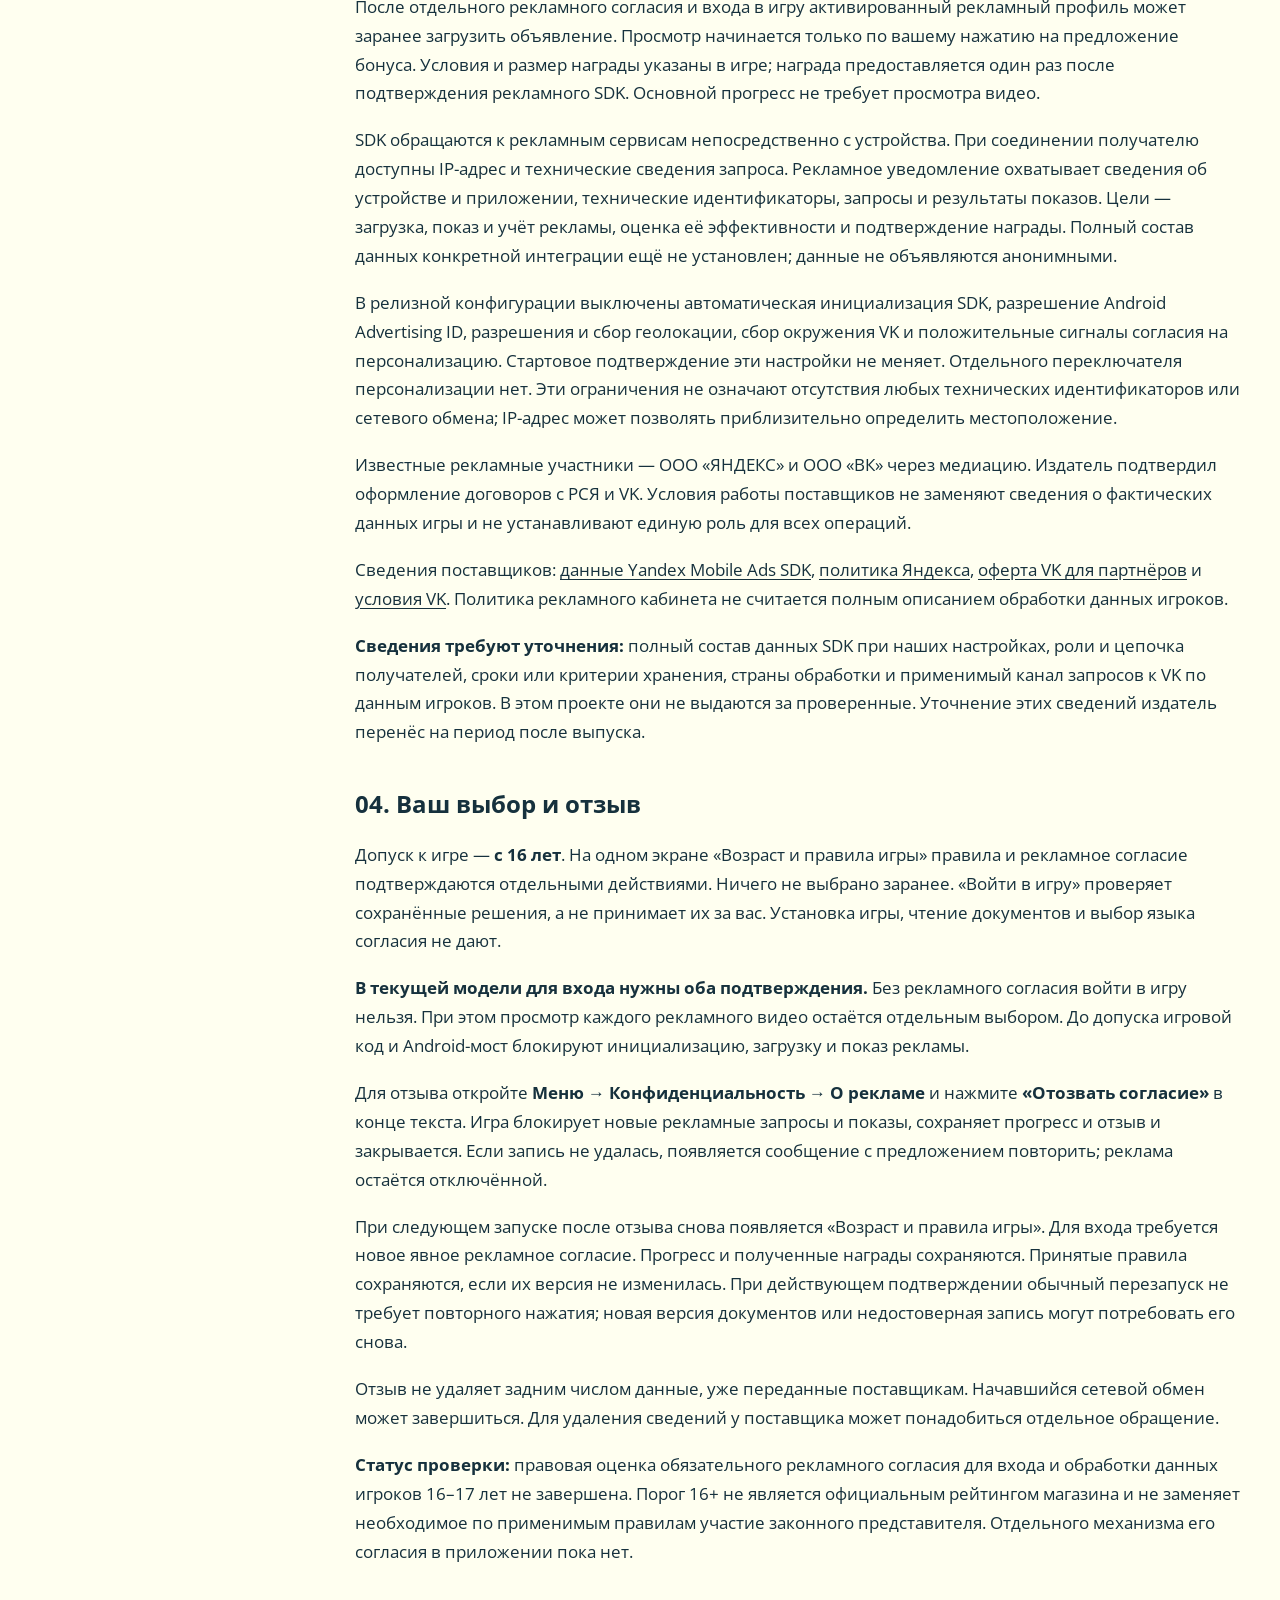
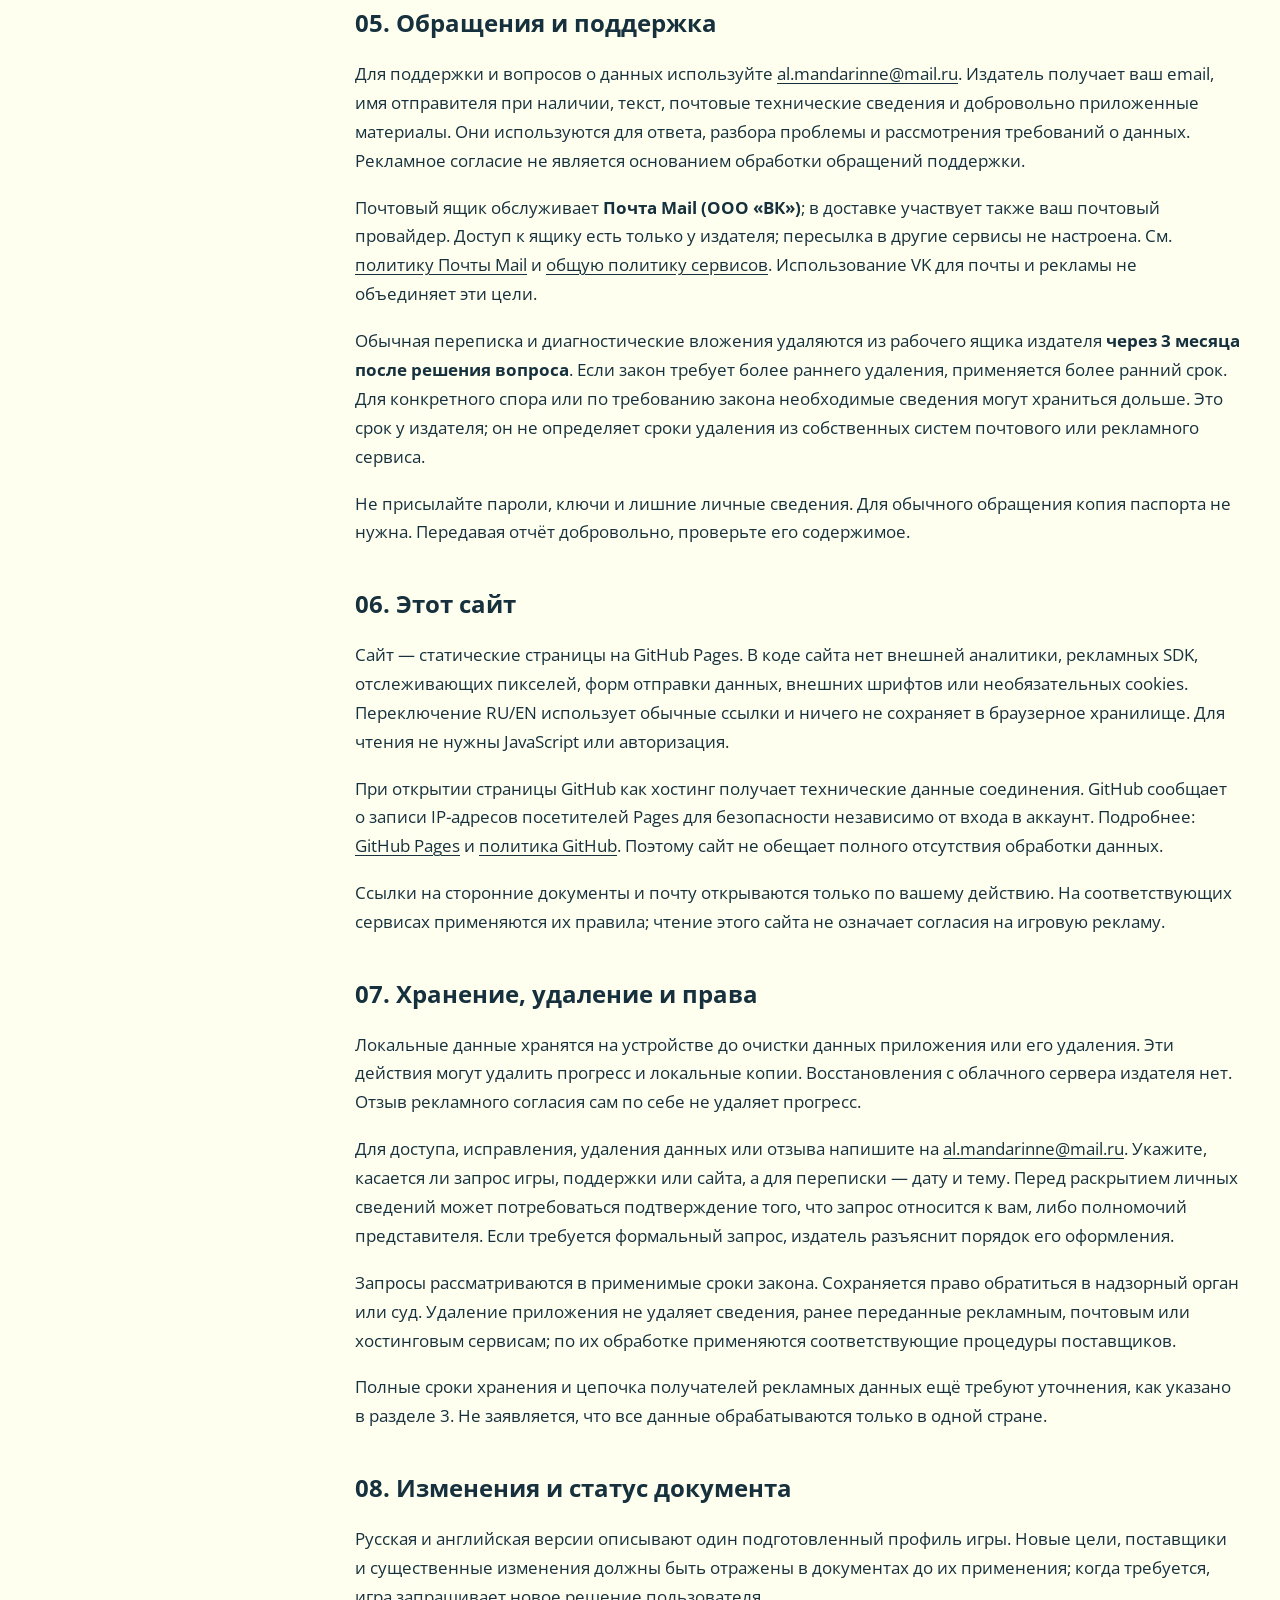
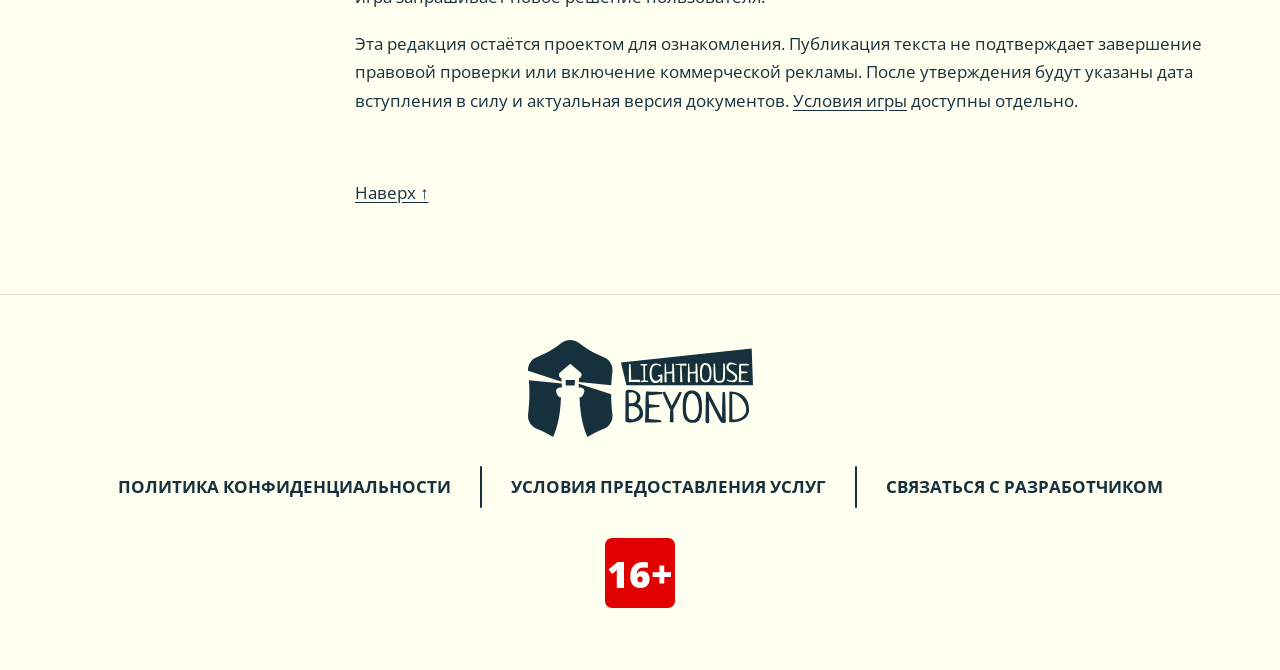
<file: privacy/ru/index.html>
<!doctype html>
<html lang="ru"><head><meta charset="utf-8"><meta name="viewport" content="width=device-width, initial-scale=1">
<meta name="theme-color" content="#16313d"><meta name="referrer" content="no-referrer">
<meta http-equiv="Content-Security-Policy" content="default-src 'none'; style-src 'self'; script-src 'self'; img-src 'self' data:; font-src 'self'; media-src 'self'; base-uri 'none'; form-action 'none'; object-src 'none'; connect-src 'none'">
<title>Политика конфиденциальности — Lighthouse Beyond Idle</title><meta name="description" content="Станьте смотрителем маяка на краю реальности. Направляйте луч, собирайте свет и открывайте море — по одному сигналу за раз.">
<link rel="canonical" href="https://jumocoder.github.io/lighthouse-beyond-website/privacy/ru/"><link rel="alternate" hreflang="ru" href="https://jumocoder.github.io/lighthouse-beyond-website/privacy/ru/"><link rel="alternate" hreflang="en" href="https://jumocoder.github.io/lighthouse-beyond-website/privacy/"><link rel="alternate" hreflang="x-default" href="https://jumocoder.github.io/lighthouse-beyond-website/privacy/ru/">
<meta property="og:title" content="Политика конфиденциальности — Lighthouse Beyond Idle"><meta property="og:description" content="Станьте смотрителем маяка на краю реальности. Направляйте луч, собирайте свет и открывайте море — по одному сигналу за раз."><meta property="og:type" content="website"><meta property="og:url" content="https://jumocoder.github.io/lighthouse-beyond-website/privacy/ru/"><meta property="og:image" content="https://jumocoder.github.io/lighthouse-beyond-website/assets/figma/91-34.webp">
<link rel="icon" href="../../assets/beacon.svg" type="image/svg+xml"><link rel="preload" href="../../assets/fonts/Neucha.ttf" as="font" type="font/ttf" crossorigin><link rel="stylesheet" href="../../assets/site.css"><script src="../../assets/site.js" defer></script>
</head><body id="top" class="inner-page"><a class="skip" href="#main">К содержимому</a><header class="header header-solid"><div class="container header-inner">
    <a class="brand" href="../../" aria-label="Lighthouse Beyond Idle"><picture><source media="(max-width: 900px)" srcset="../../assets/figma-v2/brand-mobile.svg"><img src="../../assets/figma-v2/brand-light.svg" width="144" height="69" alt="Lighthouse Beyond Idle"></picture></a>
    <nav class="navigation" aria-label="Навигация"><a href="../../">Об игре</a><a href="../../news/">Новости</a><a href="../../privacy/ru/">Конфиденциальность</a></nav>
    <nav class="languages" aria-label="Язык"><img src="../../assets/figma-v2/globe.svg" alt="" width="20" height="20"><a lang="ru" hreflang="ru" href="./" aria-label="Русский" aria-current="page">RU</a><span aria-hidden="true">|</span><a lang="en" hreflang="en" href="../../privacy/" aria-label="English" >EN</a></nav>
    <button class="menu-toggle" type="button" aria-label="Открыть меню" aria-haspopup="dialog" aria-expanded="false" aria-controls="mobile-menu"><img src="../../assets/figma-v2/menu-open.svg" width="24" height="24" alt=""></button>
  </div></header>
  <dialog class="mobile-menu" id="mobile-menu" aria-label="Навигация"><div class="menu-top"><a class="menu-brand" href="../../"><img src="../../assets/figma-v2/brand-mobile.svg" width="113" height="54" alt="Lighthouse Beyond Idle"></a><button class="menu-close" type="button" aria-label="Закрыть меню"><img src="../../assets/figma-v2/menu-close.svg" width="24" height="24" alt=""></button></div><nav class="menu-navigation" aria-label="Навигация"><a href="../../">Об игре</a><a href="../../news/">Новости</a><a href="../../privacy/ru/">Конфиденциальность</a></nav><a class="menu-play" href="../../#release">Играть</a></dialog><main class="container document" id="main"><p class="eyebrow">Редакция для ознакомления: 18 октября 2026</p><h1>Политика конфиденциальности</h1><p class="subtitle">Lighthouse Beyond Idle · подготовленный выпуск игры и официальный сайт.</p><aside class="notice"><strong>Проект документов для предстоящего выпуска</strong><br>Текст обновлён под допуск 16+ и интеграцию Яндекса и VK. Коммерческая реклама в подготовленном профиле пока отключена. Уточнение сведений SDK и правовая проверка не завершены; дата вступления утверждённой редакции в силу ещё не установлена. Тестовая APK здесь не распространяется.</aside><div class="document-layout"><nav class="toc" aria-label="В этом документе"><a href="#publisher">01. Кто отвечает за данные</a><a href="#local">02. Игра и локальные сохранения</a><a href="#ads">03. Яндекс, VK и рекламные данные</a><a href="#choice">04. Ваш выбор и отзыв</a><a href="#support">05. Обращения и поддержка</a><a href="#website">06. Этот сайт</a><a href="#rights">07. Хранение, удаление и права</a><a href="#changes">08. Изменения и статус документа</a></nav><article class="prose"><section id="publisher"><h2>01. Кто отвечает за данные</h2><p>Издатель игры <strong>Lighthouse Beyond Idle</strong> — <strong>Зенкин Алексей Сергеевич</strong>, самозанятый, Россия. <strong>LutikStudio</strong> — название студии, а не отдельное юридическое лицо. Поддержка и вопросы о данных: <a href="mailto:al.mandarinne@mail.ru">al.mandarinne@mail.ru</a>.</p><p>Издатель определяет цели и порядок обработки поступающих ему обращений поддержки. Рекламные и почтовые сервисы участвуют в обработке по своим условиям. Настоящий проект описывает подготовленный релизный профиль игры; поведение ранее установленных тестовых сборок может отличаться.</p></section><section id="local"><h2>02. Игра и локальные сохранения</h2><p>На устройстве сохраняются прогресс, улучшения, сюжетные записи, настройки, время сеансов, расчёт дохода за отсутствие, таймеры бонусов и подтверждения рекламных наград. В игре нет регистрации аккаунта, чата, облачной синхронизации сохранений или собственного сервера игровой аналитики.</p><p>Отдельная локальная запись содержит версии правил, политики и рекламного уведомления, заявление о достижении 16 лет, статус рекламного согласия, время и язык каждого решения. Точная дата рождения не запрашивается. Заявление 16+ не считается проверкой возраста или подтверждением совершеннолетия.</p><p>Ранее сохранённая возрастная категория, противоречащие сведения и старое поле региона могут оставаться локально. Регион сейчас не запрашивается и не определяется игровым кодом; язык не считается страной проживания. Возрастная категория используется рекламным мостом внутри приложения для контроля допуска, а не передаётся игровым кодом как параметр таргетинга.</p><p>Игровой код не отправляет файлы сохранения и локальные диагностические отчёты издателю автоматически. Диагностический сетевой журнал рекламного моста в релизном профиле выключен. Это не означает отсутствия собственной обработки данных сторонними SDK.</p></section><section id="ads"><h2>03. Яндекс, VK и рекламные данные</h2><p>В подготовленной игре интегрированы <strong>Yandex Mobile Ads SDK 8.5.0</strong> и <strong>VK/myTarget через медиацию Яндекса</strong> (адаптер 5.51.2.1, myTarget SDK 5.51.2). В зависимостях присутствуют AppMetrica и MyTracker 3.6.0. Наличие библиотеки само по себе не доказывает отправку каждого возможного поля.</p><p>После отдельного рекламного согласия и входа в игру активированный рекламный профиль может заранее загрузить объявление. Просмотр начинается только по вашему нажатию на предложение бонуса. Условия и размер награды указаны в игре; награда предоставляется один раз после подтверждения рекламного SDK. Основной прогресс не требует просмотра видео.</p><p>SDK обращаются к рекламным сервисам непосредственно с устройства. При соединении получателю доступны IP-адрес и технические сведения запроса. Рекламное уведомление охватывает сведения об устройстве и приложении, технические идентификаторы, запросы и результаты показов. Цели — загрузка, показ и учёт рекламы, оценка её эффективности и подтверждение награды. Полный состав данных конкретной интеграции ещё не установлен; данные не объявляются анонимными.</p><p>В релизной конфигурации выключены автоматическая инициализация SDK, разрешение Android Advertising ID, разрешения и сбор геолокации, сбор окружения VK и положительные сигналы согласия на персонализацию. Стартовое подтверждение эти настройки не меняет. Отдельного переключателя персонализации нет. Эти ограничения не означают отсутствия любых технических идентификаторов или сетевого обмена; IP-адрес может позволять приблизительно определить местоположение.</p><p>Известные рекламные участники — ООО «ЯНДЕКС» и ООО «ВК» через медиацию. Издатель подтвердил оформление договоров с РСЯ и VK. Условия работы поставщиков не заменяют сведения о фактических данных игры и не устанавливают единую роль для всех операций.</p><p>Сведения поставщиков: <a href="https://ads.yandex.com/helpcenter/ru/dev/android/app-privacy-android" rel="noreferrer">данные Yandex Mobile Ads SDK</a>, <a href="https://yandex.ru/legal/confidential/ru/" rel="noreferrer">политика Яндекса</a>, <a href="https://help.mail.ru/legal/terms/adsvk/partners-doc-offer-for-residents/" rel="noreferrer">оферта VK для партнёров</a> и <a href="https://help.mail.ru/legal/terms/adsvk/partners-doc-terms-for-residents/" rel="noreferrer">условия VK</a>. Политика рекламного кабинета не считается полным описанием обработки данных игроков.</p><p><strong>Сведения требуют уточнения:</strong> полный состав данных SDK при наших настройках, роли и цепочка получателей, сроки или критерии хранения, страны обработки и применимый канал запросов к VK по данным игроков. В этом проекте они не выдаются за проверенные. Уточнение этих сведений издатель перенёс на период после выпуска.</p></section><section id="choice"><h2>04. Ваш выбор и отзыв</h2><p>Допуск к игре — <strong>с 16 лет</strong>. На одном экране «Возраст и правила игры» правила и рекламное согласие подтверждаются отдельными действиями. Ничего не выбрано заранее. «Войти в игру» проверяет сохранённые решения, а не принимает их за вас. Установка игры, чтение документов и выбор языка согласия не дают.</p><p><strong>В текущей модели для входа нужны оба подтверждения.</strong> Без рекламного согласия войти в игру нельзя. При этом просмотр каждого рекламного видео остаётся отдельным выбором. До допуска игровой код и Android-мост блокируют инициализацию, загрузку и показ рекламы.</p><p>Для отзыва откройте <strong>Меню → Конфиденциальность → О рекламе</strong> и нажмите <strong>«Отозвать согласие»</strong> в конце текста. Игра блокирует новые рекламные запросы и показы, сохраняет прогресс и отзыв и закрывается. Если запись не удалась, появляется сообщение с предложением повторить; реклама остаётся отключённой.</p><p>При следующем запуске после отзыва снова появляется «Возраст и правила игры». Для входа требуется новое явное рекламное согласие. Прогресс и полученные награды сохраняются. Принятые правила сохраняются, если их версия не изменилась. При действующем подтверждении обычный перезапуск не требует повторного нажатия; новая версия документов или недостоверная запись могут потребовать его снова.</p><p>Отзыв не удаляет задним числом данные, уже переданные поставщикам. Начавшийся сетевой обмен может завершиться. Для удаления сведений у поставщика может понадобиться отдельное обращение.</p><p><strong>Статус проверки:</strong> правовая оценка обязательного рекламного согласия для входа и обработки данных игроков 16–17 лет не завершена. Порог 16+ не является официальным рейтингом магазина и не заменяет необходимое по применимым правилам участие законного представителя. Отдельного механизма его согласия в приложении пока нет.</p></section><section id="support"><h2>05. Обращения и поддержка</h2><p>Для поддержки и вопросов о данных используйте <a href="mailto:al.mandarinne@mail.ru">al.mandarinne@mail.ru</a>. Издатель получает ваш email, имя отправителя при наличии, текст, почтовые технические сведения и добровольно приложенные материалы. Они используются для ответа, разбора проблемы и рассмотрения требований о данных. Рекламное согласие не является основанием обработки обращений поддержки.</p><p>Почтовый ящик обслуживает <strong>Почта Mail (ООО «ВК»)</strong>; в доставке участвует также ваш почтовый провайдер. Доступ к ящику есть только у издателя; пересылка в другие сервисы не настроена. См. <a href="https://help.mail.ru/legal/terms/mail/privacy/" rel="noreferrer">политику Почты Mail</a> и <a href="https://help.mail.ru/legal/terms/common/privacy/" rel="noreferrer">общую политику сервисов</a>. Использование VK для почты и рекламы не объединяет эти цели.</p><p>Обычная переписка и диагностические вложения удаляются из рабочего ящика издателя <strong>через 3 месяца после решения вопроса</strong>. Если закон требует более раннего удаления, применяется более ранний срок. Для конкретного спора или по требованию закона необходимые сведения могут храниться дольше. Это срок у издателя; он не определяет сроки удаления из собственных систем почтового или рекламного сервиса.</p><p>Не присылайте пароли, ключи и лишние личные сведения. Для обычного обращения копия паспорта не нужна. Передавая отчёт добровольно, проверьте его содержимое.</p></section><section id="website"><h2>06. Этот сайт</h2><p>Сайт — статические страницы на GitHub Pages. В коде сайта нет внешней аналитики, рекламных SDK, отслеживающих пикселей, форм отправки данных, внешних шрифтов или необязательных cookies. Переключение RU/EN использует обычные ссылки и ничего не сохраняет в браузерное хранилище. Для чтения не нужны JavaScript или авторизация.</p><p>При открытии страницы GitHub как хостинг получает технические данные соединения. GitHub сообщает о записи IP-адресов посетителей Pages для безопасности независимо от входа в аккаунт. Подробнее: <a href="https://docs.github.com/en/pages/getting-started-with-github-pages/what-is-github-pages" rel="noreferrer">GitHub Pages</a> и <a href="https://docs.github.com/en/site-policy/privacy-policies/github-general-privacy-statement" rel="noreferrer">политика GitHub</a>. Поэтому сайт не обещает полного отсутствия обработки данных.</p><p>Ссылки на сторонние документы и почту открываются только по вашему действию. На соответствующих сервисах применяются их правила; чтение этого сайта не означает согласия на игровую рекламу.</p></section><section id="rights"><h2>07. Хранение, удаление и права</h2><p>Локальные данные хранятся на устройстве до очистки данных приложения или его удаления. Эти действия могут удалить прогресс и локальные копии. Восстановления с облачного сервера издателя нет. Отзыв рекламного согласия сам по себе не удаляет прогресс.</p><p>Для доступа, исправления, удаления данных или отзыва напишите на <a href="mailto:al.mandarinne@mail.ru">al.mandarinne@mail.ru</a>. Укажите, касается ли запрос игры, поддержки или сайта, а для переписки — дату и тему. Перед раскрытием личных сведений может потребоваться подтверждение того, что запрос относится к вам, либо полномочий представителя. Если требуется формальный запрос, издатель разъяснит порядок его оформления.</p><p>Запросы рассматриваются в применимые сроки закона. Сохраняется право обратиться в надзорный орган или суд. Удаление приложения не удаляет сведения, ранее переданные рекламным, почтовым или хостинговым сервисам; по их обработке применяются соответствующие процедуры поставщиков.</p><p>Полные сроки хранения и цепочка получателей рекламных данных ещё требуют уточнения, как указано в разделе 3. Не заявляется, что все данные обрабатываются только в одной стране.</p></section><section id="changes"><h2>08. Изменения и статус документа</h2><p>Русская и английская версии описывают один подготовленный профиль игры. Новые цели, поставщики и существенные изменения должны быть отражены в документах до их применения; когда требуется, игра запрашивает новое решение пользователя.</p><p>Эта редакция остаётся проектом для ознакомления. Публикация текста не подтверждает завершение правовой проверки или включение коммерческой рекламы. После утверждения будут указаны дата вступления в силу и актуальная версия документов. <a href="../../terms/">Условия игры</a> доступны отдельно.</p></section><a class="top-link" href="#top">Наверх ↑</a></article></div></main><footer class="footer"><div class="container footer-inner">
    <a class="footer-brand" href="../../" aria-label="Lighthouse Beyond Idle"><picture><source media="(max-width: 900px)" srcset="../../assets/figma-v2/brand-dark-mobile.svg"><img src="../../assets/figma-v2/brand-dark.svg" width="225" height="97" alt="Lighthouse Beyond Idle"></picture></a>
    <nav class="footer-links" aria-label="Документы"><a href="../../privacy/ru/">Политика конфиденциальности</a><a href="../../terms/">Условия предоставления услуг</a><a class="contact" href="mailto:al.mandarinne@mail.ru">Связаться с разработчиком</a></nav>
    <p class="age-rating" aria-label="Для игроков от 16 лет">16+</p>
  </div></footer></body></html>
</file>
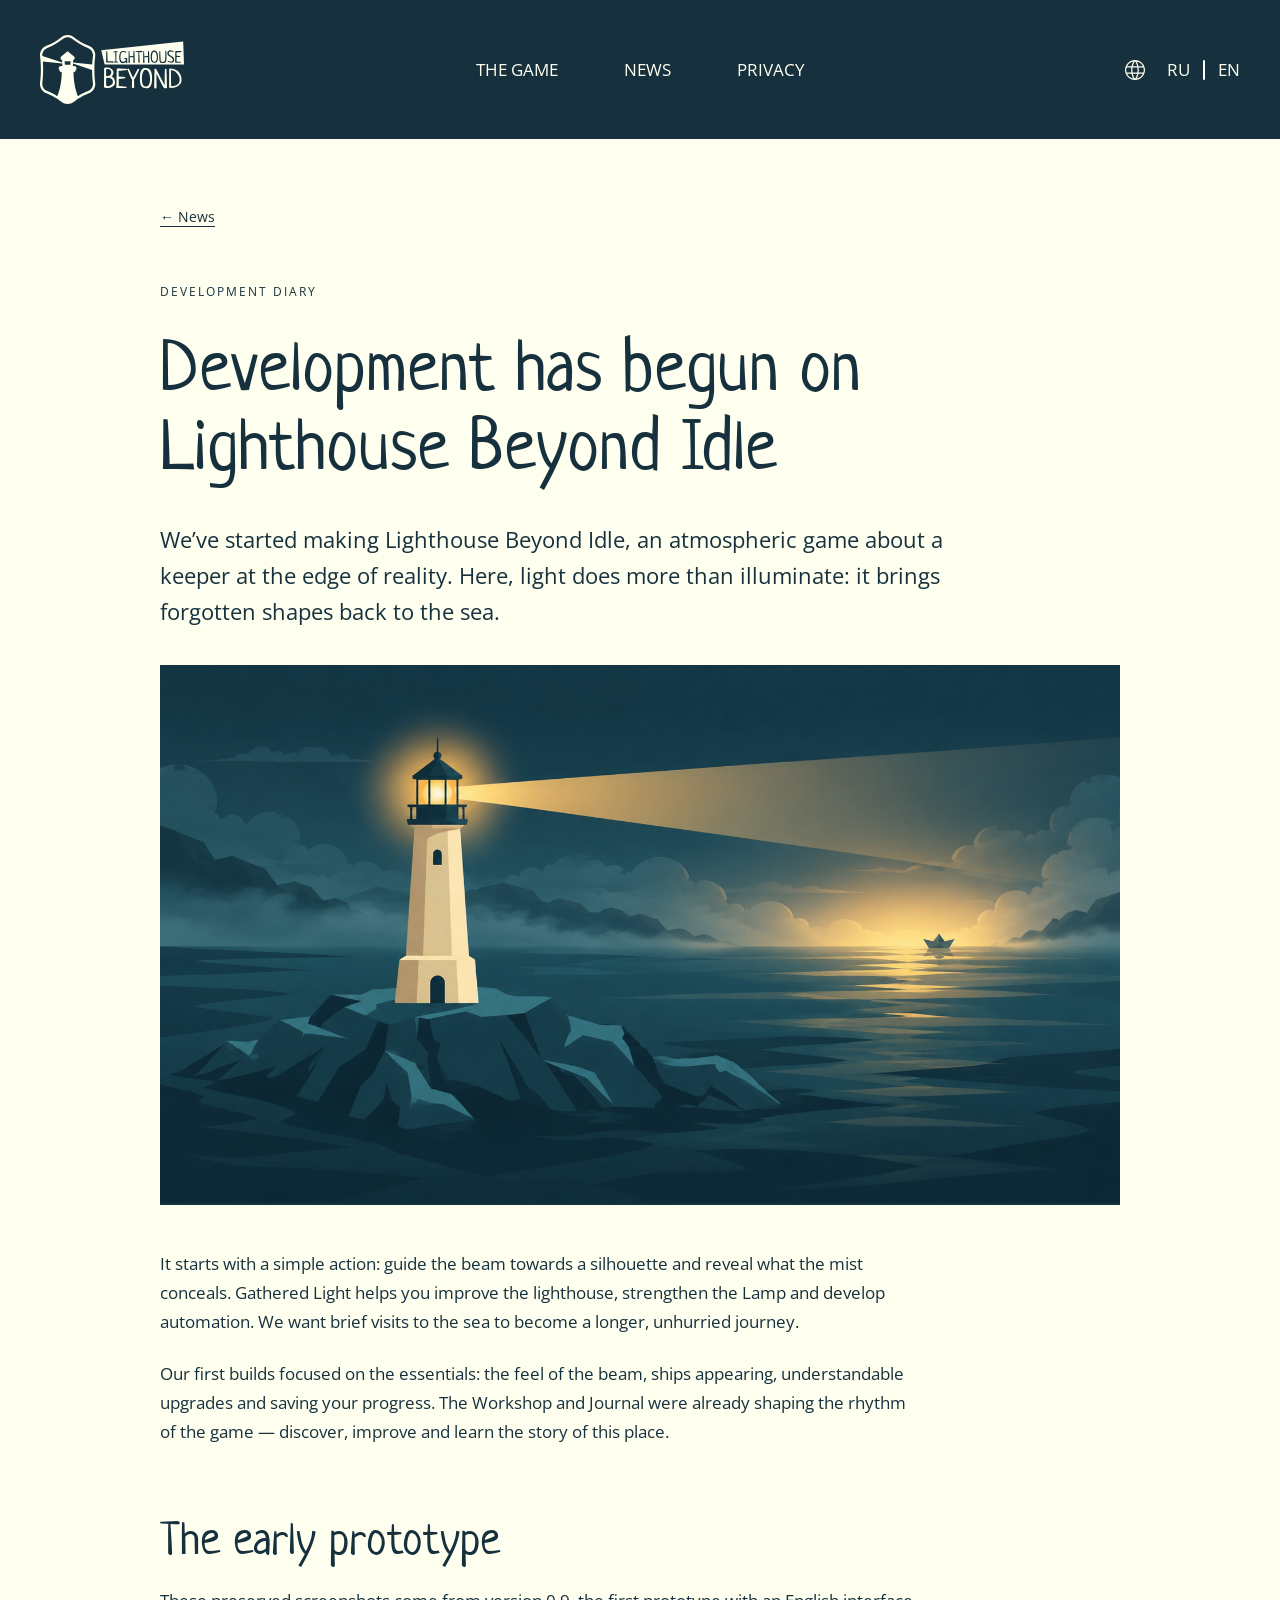
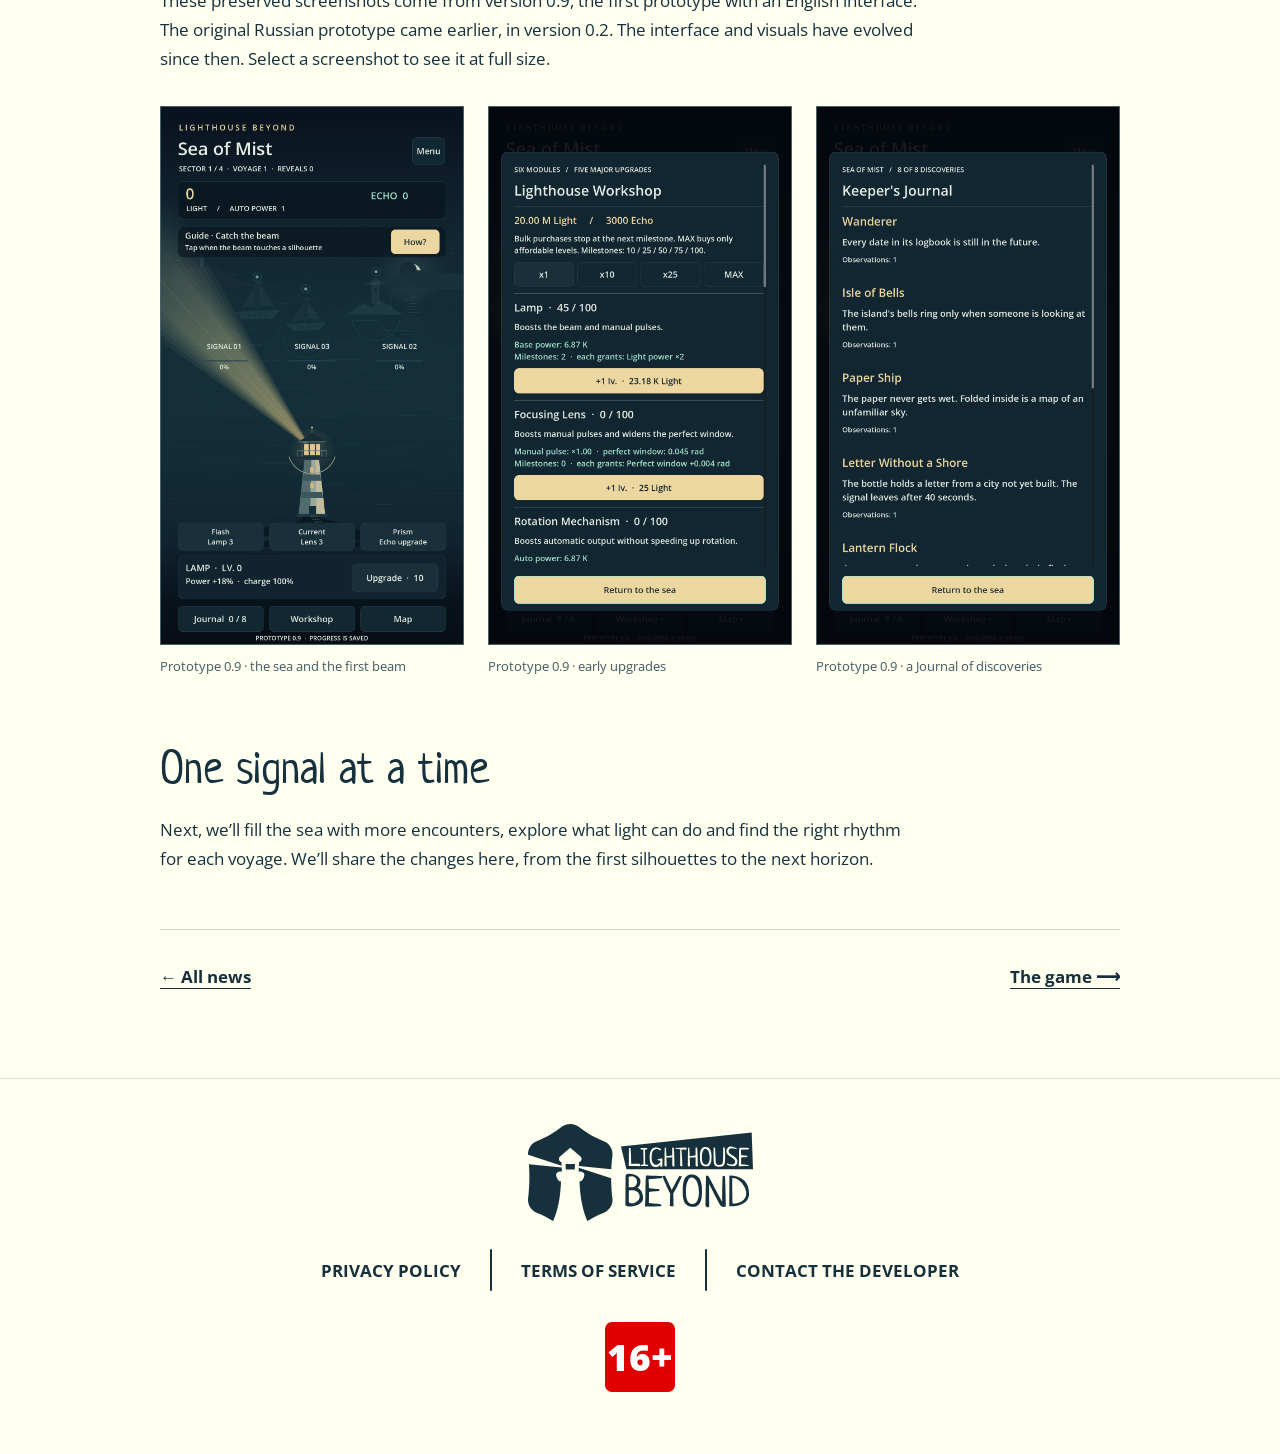
<file: en/news/development-begins/index.html>
<!doctype html>
<html lang="en"><head><meta charset="utf-8"><meta name="viewport" content="width=device-width, initial-scale=1">
<meta name="theme-color" content="#16313d"><meta name="referrer" content="no-referrer">
<meta http-equiv="Content-Security-Policy" content="default-src 'none'; style-src 'self'; script-src 'self'; img-src 'self' data:; font-src 'self'; media-src 'self'; base-uri 'none'; form-action 'none'; object-src 'none'; connect-src 'none'">
<title>Development has begun on Lighthouse Beyond Idle — Lighthouse Beyond Idle</title><meta name="description" content="It began with a lighthouse, a beam and silhouettes in the mist. Meet the idea behind the game and see our early prototype.">
<link rel="canonical" href="https://jumocoder.github.io/lighthouse-beyond-website/en/news/development-begins/"><link rel="alternate" hreflang="ru" href="https://jumocoder.github.io/lighthouse-beyond-website/news/development-begins/"><link rel="alternate" hreflang="en" href="https://jumocoder.github.io/lighthouse-beyond-website/en/news/development-begins/"><link rel="alternate" hreflang="x-default" href="https://jumocoder.github.io/lighthouse-beyond-website/news/development-begins/">
<meta property="og:title" content="Development has begun on Lighthouse Beyond Idle — Lighthouse Beyond Idle"><meta property="og:description" content="It began with a lighthouse, a beam and silhouettes in the mist. Meet the idea behind the game and see our early prototype."><meta property="og:type" content="article"><meta property="og:url" content="https://jumocoder.github.io/lighthouse-beyond-website/en/news/development-begins/"><meta property="og:image" content="https://jumocoder.github.io/lighthouse-beyond-website/assets/news/development-cover.png">
<link rel="icon" href="../../../assets/beacon.svg" type="image/svg+xml"><link rel="preload" href="../../../assets/fonts/Neucha.ttf" as="font" type="font/ttf" crossorigin><link rel="stylesheet" href="../../../assets/site.css"><script src="../../../assets/site.js" defer></script>
</head><body id="top" class="inner-page"><a class="skip" href="#main">Skip to content</a><header class="header header-solid"><div class="container header-inner">
    <a class="brand" href="../../../en/" aria-label="Lighthouse Beyond Idle"><picture><source media="(max-width: 900px)" srcset="../../../assets/figma-v2/brand-mobile.svg"><img src="../../../assets/figma-v2/brand-light.svg" width="144" height="69" alt="Lighthouse Beyond Idle"></picture></a>
    <nav class="navigation" aria-label="Navigation"><a href="../../../en/">The game</a><a href="../../../en/news/">News</a><a href="../../../privacy/">Privacy</a></nav>
    <nav class="languages" aria-label="Language"><img src="../../../assets/figma-v2/globe.svg" alt="" width="20" height="20"><a lang="ru" hreflang="ru" href="../../../news/development-begins/" aria-label="Русский" >RU</a><span aria-hidden="true">|</span><a lang="en" hreflang="en" href="./" aria-label="English" aria-current="page">EN</a></nav>
    <button class="menu-toggle" type="button" aria-label="Open menu" aria-haspopup="dialog" aria-expanded="false" aria-controls="mobile-menu"><img src="../../../assets/figma-v2/menu-open.svg" width="24" height="24" alt=""></button>
  </div></header>
  <dialog class="mobile-menu" id="mobile-menu" aria-label="Navigation"><div class="menu-top"><a class="menu-brand" href="../../../en/"><img src="../../../assets/figma-v2/brand-mobile.svg" width="113" height="54" alt="Lighthouse Beyond Idle"></a><button class="menu-close" type="button" aria-label="Close menu"><img src="../../../assets/figma-v2/menu-close.svg" width="24" height="24" alt=""></button></div><nav class="menu-navigation" aria-label="Navigation"><a href="../../../en/">The game</a><a href="../../../en/news/">News</a><a href="../../../privacy/">Privacy</a></nav><a class="menu-play" href="../../../en/#release">Play</a></dialog><main class="article-page news-article container" id="main"><a class="back-link" href="../../../en/news/">← News</a><article><p class="eyebrow">Development diary</p><h1>Development has begun on Lighthouse Beyond Idle</h1><p class="article-lead">We’ve started making Lighthouse Beyond Idle, an atmospheric game about a keeper at the edge of reality. Here, light does more than illuminate: it brings forgotten shapes back to the sea.</p><img class="article-art" src="../../../assets/news/development-cover.png" width="1600" height="900" alt="The first lighthouse beam reveals a path across a misty sea" fetchpriority="high"><div class="article-prose"><p>It starts with a simple action: guide the beam towards a silhouette and reveal what the mist conceals. Gathered Light helps you improve the lighthouse, strengthen the Lamp and develop automation. We want brief visits to the sea to become a longer, unhurried journey.</p><p>Our first builds focused on the essentials: the feel of the beam, ships appearing, understandable upgrades and saving your progress. The Workshop and Journal were already shaping the rhythm of the game — discover, improve and learn the story of this place.</p></div><section class="article-section" aria-labelledby="gallery-title"><h2 id="gallery-title">The early prototype</h2><p>These preserved screenshots come from version 0.9, the first prototype with an English interface. The original Russian prototype came earlier, in version 0.2. The interface and visuals have evolved since then. Select a screenshot to see it at full size.</p><div class="screenshot-grid"><figure class="screenshot"><a href="../../../assets/news/en/prototype-sea.png" target="_blank" rel="noopener" aria-label="Open full-size screenshot: Prototype 0.9 · the sea and the first beam"><img src="../../../assets/news/en/prototype-sea.png" width="1080" height="1920" alt="Prototype 0.9 · the sea and the first beam" loading="lazy"></a><figcaption>Prototype 0.9 · the sea and the first beam</figcaption></figure><figure class="screenshot"><a href="../../../assets/news/en/prototype-workshop.png" target="_blank" rel="noopener" aria-label="Open full-size screenshot: Prototype 0.9 · early upgrades"><img src="../../../assets/news/en/prototype-workshop.png" width="1080" height="1920" alt="Prototype 0.9 · early upgrades" loading="lazy"></a><figcaption>Prototype 0.9 · early upgrades</figcaption></figure><figure class="screenshot"><a href="../../../assets/news/en/prototype-journal.png" target="_blank" rel="noopener" aria-label="Open full-size screenshot: Prototype 0.9 · a Journal of discoveries"><img src="../../../assets/news/en/prototype-journal.png" width="1080" height="1920" alt="Prototype 0.9 · a Journal of discoveries" loading="lazy"></a><figcaption>Prototype 0.9 · a Journal of discoveries</figcaption></figure></div></section><section class="article-section article-prose"><h2>One signal at a time</h2><p>Next, we’ll fill the sea with more encounters, explore what light can do and find the right rhythm for each voyage. We’ll share the changes here, from the first silhouettes to the next horizon.</p></section></article><nav class="article-navigation" aria-label="Navigation"><a class="text-link" href="../../../en/news/">← All news</a><a class="text-link" href="../../../en/">The game ⟶</a></nav></main><footer class="footer"><div class="container footer-inner">
    <a class="footer-brand" href="../../../en/" aria-label="Lighthouse Beyond Idle"><picture><source media="(max-width: 900px)" srcset="../../../assets/figma-v2/brand-dark-mobile.svg"><img src="../../../assets/figma-v2/brand-dark.svg" width="225" height="97" alt="Lighthouse Beyond Idle"></picture></a>
    <nav class="footer-links" aria-label="Documents"><a href="../../../privacy/">Privacy policy</a><a href="../../../en/terms/">Terms of service</a><a class="contact" href="mailto:al.mandarinne@mail.ru">Contact the developer</a></nav>
    <p class="age-rating" aria-label="For ages 16 and up">16+</p>
  </div></footer></body></html>
</file>
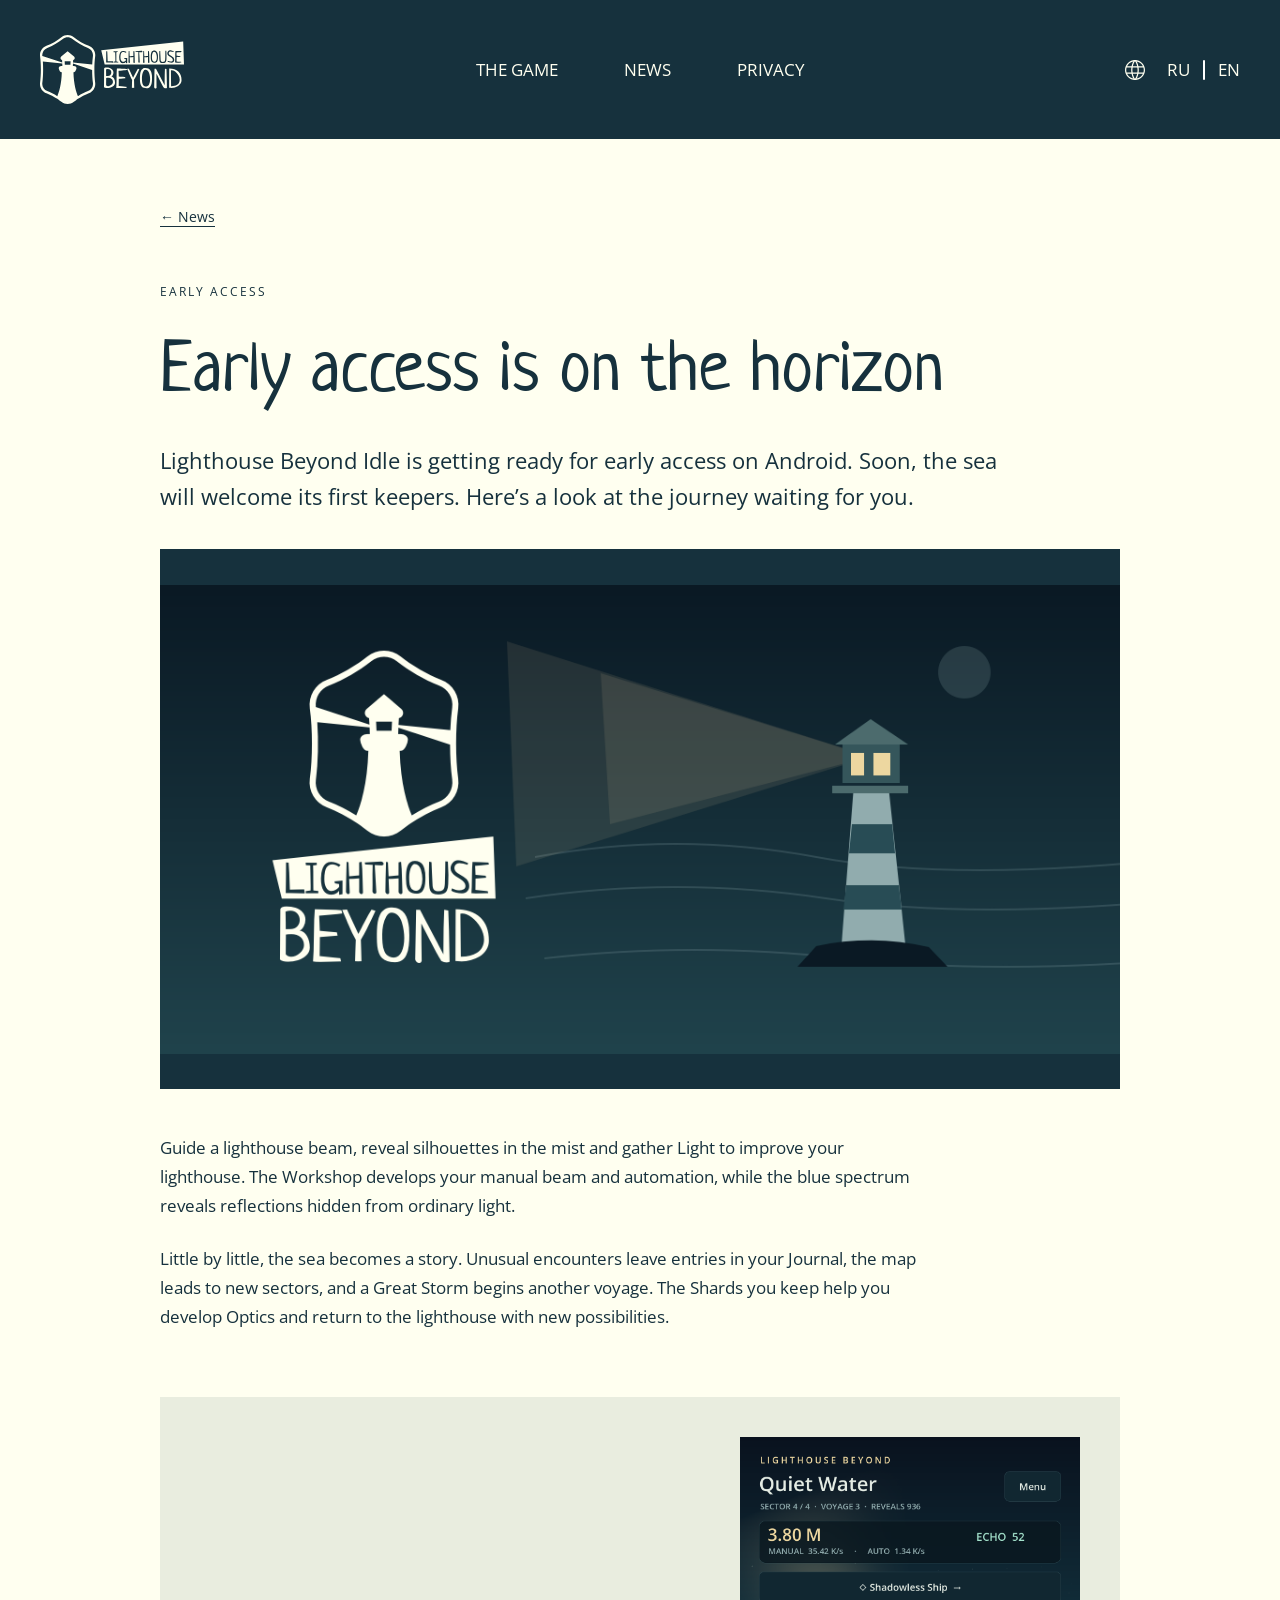
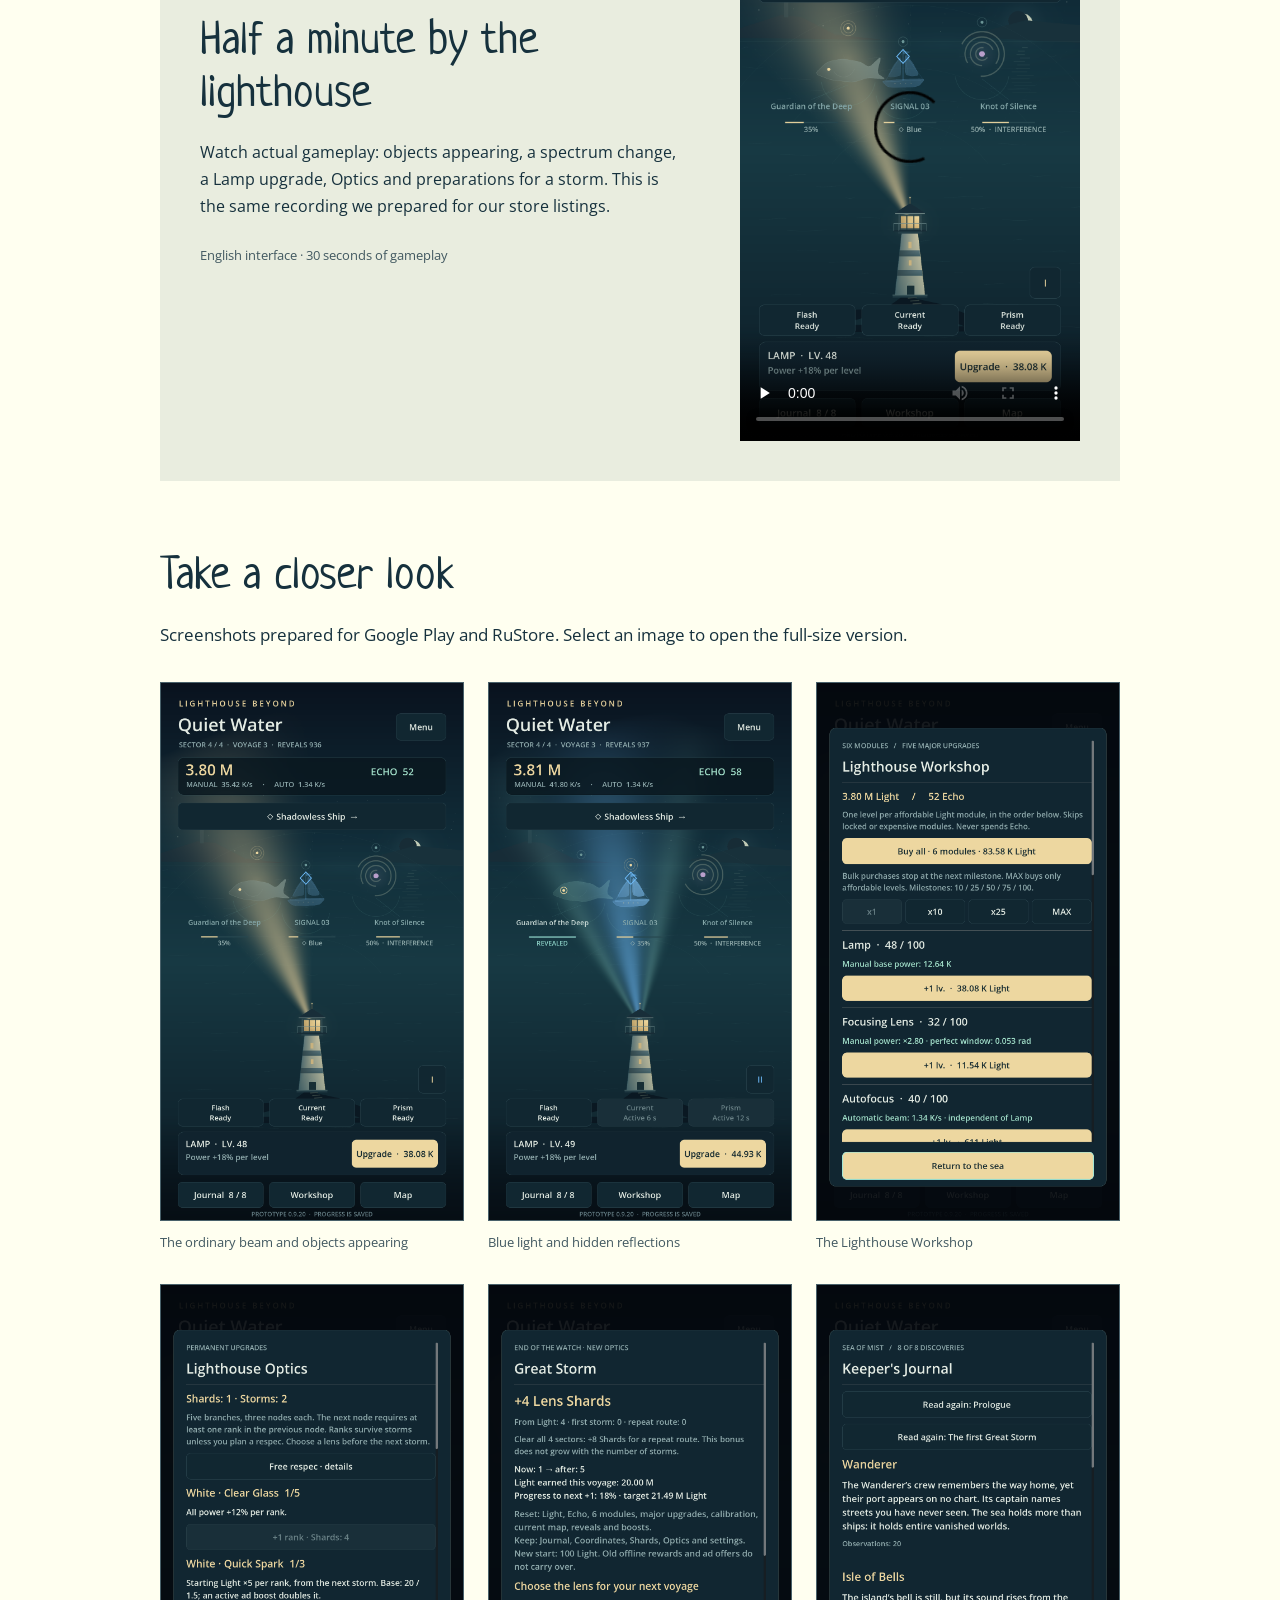
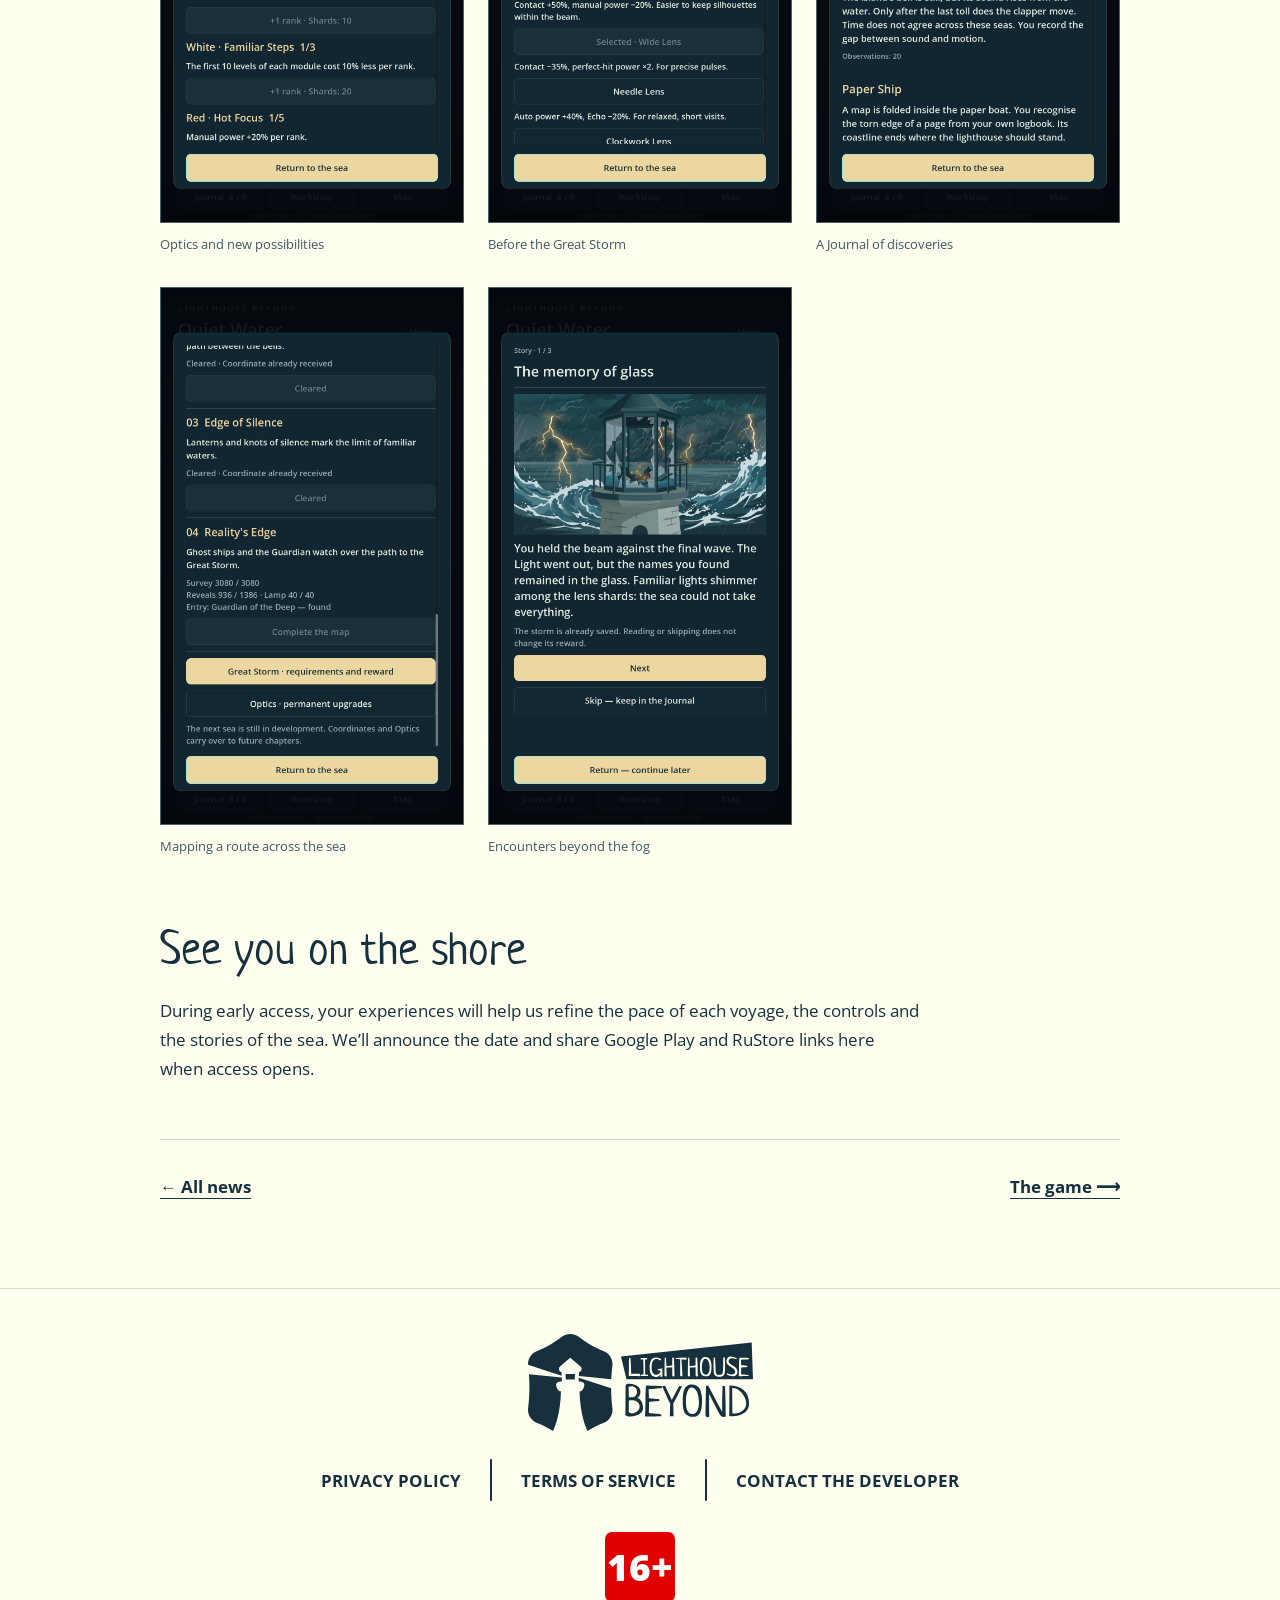
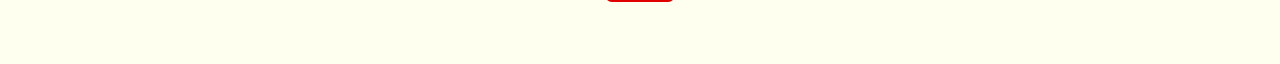
<file: en/news/early-access/index.html>
<!doctype html>
<html lang="en"><head><meta charset="utf-8"><meta name="viewport" content="width=device-width, initial-scale=1">
<meta name="theme-color" content="#16313d"><meta name="referrer" content="no-referrer">
<meta http-equiv="Content-Security-Policy" content="default-src 'none'; style-src 'self'; script-src 'self'; img-src 'self' data:; font-src 'self'; media-src 'self'; base-uri 'none'; form-action 'none'; object-src 'none'; connect-src 'none'">
<title>Early access is on the horizon — Lighthouse Beyond Idle</title><meta name="description" content="We’re getting ready to welcome our first keepers. Take a look at the latest screenshots and gameplay ahead of early access.">
<link rel="canonical" href="https://jumocoder.github.io/lighthouse-beyond-website/en/news/early-access/"><link rel="alternate" hreflang="ru" href="https://jumocoder.github.io/lighthouse-beyond-website/news/early-access/"><link rel="alternate" hreflang="en" href="https://jumocoder.github.io/lighthouse-beyond-website/en/news/early-access/"><link rel="alternate" hreflang="x-default" href="https://jumocoder.github.io/lighthouse-beyond-website/news/early-access/">
<meta property="og:title" content="Early access is on the horizon — Lighthouse Beyond Idle"><meta property="og:description" content="We’re getting ready to welcome our first keepers. Take a look at the latest screenshots and gameplay ahead of early access."><meta property="og:type" content="article"><meta property="og:url" content="https://jumocoder.github.io/lighthouse-beyond-website/en/news/early-access/"><meta property="og:image" content="https://jumocoder.github.io/lighthouse-beyond-website/assets/news/early-access-cover.png">
<link rel="icon" href="../../../assets/beacon.svg" type="image/svg+xml"><link rel="preload" href="../../../assets/fonts/Neucha.ttf" as="font" type="font/ttf" crossorigin><link rel="stylesheet" href="../../../assets/site.css"><script src="../../../assets/site.js" defer></script>
</head><body id="top" class="inner-page"><a class="skip" href="#main">Skip to content</a><header class="header header-solid"><div class="container header-inner">
    <a class="brand" href="../../../en/" aria-label="Lighthouse Beyond Idle"><picture><source media="(max-width: 900px)" srcset="../../../assets/figma-v2/brand-mobile.svg"><img src="../../../assets/figma-v2/brand-light.svg" width="144" height="69" alt="Lighthouse Beyond Idle"></picture></a>
    <nav class="navigation" aria-label="Navigation"><a href="../../../en/">The game</a><a href="../../../en/news/">News</a><a href="../../../privacy/">Privacy</a></nav>
    <nav class="languages" aria-label="Language"><img src="../../../assets/figma-v2/globe.svg" alt="" width="20" height="20"><a lang="ru" hreflang="ru" href="../../../news/early-access/" aria-label="Русский" >RU</a><span aria-hidden="true">|</span><a lang="en" hreflang="en" href="./" aria-label="English" aria-current="page">EN</a></nav>
    <button class="menu-toggle" type="button" aria-label="Open menu" aria-haspopup="dialog" aria-expanded="false" aria-controls="mobile-menu"><img src="../../../assets/figma-v2/menu-open.svg" width="24" height="24" alt=""></button>
  </div></header>
  <dialog class="mobile-menu" id="mobile-menu" aria-label="Navigation"><div class="menu-top"><a class="menu-brand" href="../../../en/"><img src="../../../assets/figma-v2/brand-mobile.svg" width="113" height="54" alt="Lighthouse Beyond Idle"></a><button class="menu-close" type="button" aria-label="Close menu"><img src="../../../assets/figma-v2/menu-close.svg" width="24" height="24" alt=""></button></div><nav class="menu-navigation" aria-label="Navigation"><a href="../../../en/">The game</a><a href="../../../en/news/">News</a><a href="../../../privacy/">Privacy</a></nav><a class="menu-play" href="../../../en/#release">Play</a></dialog><main class="article-page news-article container" id="main"><a class="back-link" href="../../../en/news/">← News</a><article><p class="eyebrow">Early access</p><h1>Early access is on the horizon</h1><p class="article-lead">Lighthouse Beyond Idle is getting ready for early access on Android. Soon, the sea will welcome its first keepers. Here’s a look at the journey waiting for you.</p><img class="article-art" src="../../../assets/news/early-access-cover.png" width="1600" height="900" alt="Lighthouse Beyond — a lighthouse on the night sea" fetchpriority="high"><div class="article-prose"><p>Guide a lighthouse beam, reveal silhouettes in the mist and gather Light to improve your lighthouse. The Workshop develops your manual beam and automation, while the blue spectrum reveals reflections hidden from ordinary light.</p><p>Little by little, the sea becomes a story. Unusual encounters leave entries in your Journal, the map leads to new sectors, and a Great Storm begins another voyage. The Shards you keep help you develop Optics and return to the lighthouse with new possibilities.</p></div><section class="article-section video-feature" aria-labelledby="video-title"><div><h2 id="video-title">Half a minute by the lighthouse</h2><p>Watch actual gameplay: objects appearing, a spectrum change, a Lamp upgrade, Optics and preparations for a storm. This is the same recording we prepared for our store listings.</p><p class="video-caption">English interface · 30 seconds of gameplay</p></div><div class="article-video"><video controls playsinline preload="none" poster="../../../assets/news/en/store-01-sea.png" aria-label="Lighthouse Beyond Idle gameplay"><source src="../../../assets/gameplay-en.mp4" type="video/mp4"><a href="../../../assets/gameplay-en.mp4">Open video</a></video><p class="media-error" hidden>The video could not be loaded. <a href="../../../assets/gameplay-en.mp4">Open video ↗</a></p></div></section><section class="article-section" aria-labelledby="gallery-title"><h2 id="gallery-title">Take a closer look</h2><p>Screenshots prepared for Google Play and RuStore. Select an image to open the full-size version.</p><div class="screenshot-grid"><figure class="screenshot"><a href="../../../assets/news/en/store-01-sea.png" target="_blank" rel="noopener" aria-label="Open full-size screenshot: The ordinary beam and objects appearing"><img src="../../../assets/news/en/store-01-sea.png" width="1080" height="1920" alt="The ordinary beam and objects appearing" loading="lazy"></a><figcaption>The ordinary beam and objects appearing</figcaption></figure><figure class="screenshot"><a href="../../../assets/news/en/store-08-blue-spectrum.png" target="_blank" rel="noopener" aria-label="Open full-size screenshot: Blue light and hidden reflections"><img src="../../../assets/news/en/store-08-blue-spectrum.png" width="1080" height="1920" alt="Blue light and hidden reflections" loading="lazy"></a><figcaption>Blue light and hidden reflections</figcaption></figure><figure class="screenshot"><a href="../../../assets/news/en/store-02-workshop.png" target="_blank" rel="noopener" aria-label="Open full-size screenshot: The Lighthouse Workshop"><img src="../../../assets/news/en/store-02-workshop.png" width="1080" height="1920" alt="The Lighthouse Workshop" loading="lazy"></a><figcaption>The Lighthouse Workshop</figcaption></figure><figure class="screenshot"><a href="../../../assets/news/en/store-06-optics.png" target="_blank" rel="noopener" aria-label="Open full-size screenshot: Optics and new possibilities"><img src="../../../assets/news/en/store-06-optics.png" width="1080" height="1920" alt="Optics and new possibilities" loading="lazy"></a><figcaption>Optics and new possibilities</figcaption></figure><figure class="screenshot"><a href="../../../assets/news/en/store-07-storm.png" target="_blank" rel="noopener" aria-label="Open full-size screenshot: Before the Great Storm"><img src="../../../assets/news/en/store-07-storm.png" width="1080" height="1920" alt="Before the Great Storm" loading="lazy"></a><figcaption>Before the Great Storm</figcaption></figure><figure class="screenshot"><a href="../../../assets/news/en/store-03-journal.png" target="_blank" rel="noopener" aria-label="Open full-size screenshot: A Journal of discoveries"><img src="../../../assets/news/en/store-03-journal.png" width="1080" height="1920" alt="A Journal of discoveries" loading="lazy"></a><figcaption>A Journal of discoveries</figcaption></figure><figure class="screenshot"><a href="../../../assets/news/en/store-04-map.png" target="_blank" rel="noopener" aria-label="Open full-size screenshot: Mapping a route across the sea"><img src="../../../assets/news/en/store-04-map.png" width="1080" height="1920" alt="Mapping a route across the sea" loading="lazy"></a><figcaption>Mapping a route across the sea</figcaption></figure><figure class="screenshot"><a href="../../../assets/news/en/store-05-story.png" target="_blank" rel="noopener" aria-label="Open full-size screenshot: Encounters beyond the fog"><img src="../../../assets/news/en/store-05-story.png" width="1080" height="1920" alt="Encounters beyond the fog" loading="lazy"></a><figcaption>Encounters beyond the fog</figcaption></figure></div></section><section class="article-section article-prose"><h2>See you on the shore</h2><p>During early access, your experiences will help us refine the pace of each voyage, the controls and the stories of the sea. We’ll announce the date and share Google Play and RuStore links here when access opens.</p></section></article><nav class="article-navigation" aria-label="Navigation"><a class="text-link" href="../../../en/news/">← All news</a><a class="text-link" href="../../../en/">The game ⟶</a></nav></main><footer class="footer"><div class="container footer-inner">
    <a class="footer-brand" href="../../../en/" aria-label="Lighthouse Beyond Idle"><picture><source media="(max-width: 900px)" srcset="../../../assets/figma-v2/brand-dark-mobile.svg"><img src="../../../assets/figma-v2/brand-dark.svg" width="225" height="97" alt="Lighthouse Beyond Idle"></picture></a>
    <nav class="footer-links" aria-label="Documents"><a href="../../../privacy/">Privacy policy</a><a href="../../../en/terms/">Terms of service</a><a class="contact" href="mailto:al.mandarinne@mail.ru">Contact the developer</a></nav>
    <p class="age-rating" aria-label="For ages 16 and up">16+</p>
  </div></footer></body></html>
</file>
<file: assets/site.css>
@font-face{font-family:Neucha;src:url('fonts/Neucha.ttf') format('truetype');font-style:normal;font-weight:400;font-display:swap}
@font-face{font-family:'Open Sans';src:url('fonts/OpenSans.ttf') format('truetype');font-style:normal;font-weight:300 800;font-display:swap}
:root{--sea:#16313d;--paper:#fffff0;--light:#ffe6ac;--line:#53656a;--max:1200px;--canvas:min(100vw,1920px)}
*{box-sizing:border-box}
html{scroll-behavior:smooth;scroll-padding-top:30px;background:var(--sea)}
body{position:relative;max-width:1920px;margin:0 auto;color:var(--paper);background:var(--sea);font:17px/1.36 'Open Sans',Arial,sans-serif;overflow-x:clip}
body.menu-is-open{overflow:hidden}
main{overflow:clip}
a{color:inherit;text-decoration:none}img,video{display:block;max-width:100%}button{font:inherit}h1,h2,h3,p,blockquote{margin:0}h1,h2,.number{font-family:Neucha,sans-serif;font-weight:400}h2{font-size:72px;line-height:1.1}
a:hover{text-decoration:underline;text-underline-offset:5px}:focus-visible{outline:3px solid #e69f38;outline-offset:5px}
.container{width:calc(100% - 80px);max-width:var(--max);margin-inline:auto}
.skip{position:fixed;z-index:20;top:10px;left:10px;transform:translateY(-180%);padding:12px 18px;background:var(--paper);color:var(--sea)}.skip:focus{transform:none}
/* Header uses the centred navigation and separate outer margins of the 1400/1920 frames. */
.header{position:absolute;top:58px;inset-inline:0;z-index:5}.header-inner{position:relative;display:flex;align-items:center;justify-content:space-between;height:69px}
.brand{display:block;width:144.132px;flex:none}.brand img{width:144.132px;height:69px}
.navigation{position:absolute;left:50%;transform:translateX(-50%);display:flex;align-items:center;gap:66px;text-transform:uppercase;white-space:nowrap}.navigation a{padding-block:12px}
.languages{display:flex;align-items:center;gap:13px;line-height:23px}.languages img{margin-right:9px}.languages a{padding-block:12px}.languages span{position:relative;display:block;width:2px;height:20px;font-size:0}.languages span:before{content:'';position:absolute;left:50%;top:50%;width:20px;height:2px;background:url('figma-v2/language-line.svg') center/contain no-repeat;transform:translate(-50%,-50%) rotate(90deg)}
.menu-toggle,.mobile-menu{display:none}
.hero{height:1024px;position:relative;isolation:isolate;background:var(--paper)}
.hero:before{content:'';position:absolute;z-index:-2;left:calc(50% - 951.0459px);top:-110px;width:1812.8584px;height:1266.8838px;background:url('figma-v2/hero-wave-desktop.svg') center/contain no-repeat;pointer-events:none}
.hero-visual{position:absolute;z-index:-1;inset:0 0 auto;height:1010px;overflow:hidden;mask:url('figma-v2/hero-mask-desktop.svg') center top/100% 1010px no-repeat}
.hero-art{position:absolute;top:0;left:calc(50% - 1002px);width:1835px;height:1024px;max-width:none;object-fit:cover}
.hero-inner{height:100%}.hero h1{position:absolute;top:348px;left:calc((var(--canvas) - 1400px)*.4173077 + 450px);width:692px;font-size:72px;line-height:79px;text-transform:uppercase}
.hero h1>span{display:block}.hero h1 em{font-style:normal;color:rgb(255 255 240 / .4)}.hero h1 .title-end{margin-top:79px;text-align:right;color:rgb(255 255 240 / .4)}
.star{display:block;width:46px;height:46px;margin-inline:auto;font-size:0;background:url('figma-v2/star.svg') center/contain no-repeat}
.hero h1>.star{position:absolute;left:415px;top:217px;margin:0}
.play-button,.menu-play{display:flex;align-items:center;justify-content:center;width:286px;height:87px;background:var(--light);color:#09181e;border-radius:17px;font-weight:700;text-transform:uppercase;transition:background .2s,transform .2s}
.play-button{position:absolute;top:748px;right:max(40px,calc((var(--canvas) - 1200px)/2))}.play-button:hover,.menu-play:hover{background:var(--paper);text-decoration:none;transform:translateY(-2px)}
/* The collage retains the game media. On phones the same three images become a scrollable strip. */
.about{position:relative;isolation:isolate;height:1159px;background:linear-gradient(var(--paper) 1024px,var(--sea) 1024px)}
.about:before{content:'';position:absolute;top:0;left:calc(50% - 951.0459px);width:1812.8584px;height:133px;z-index:-1;background:url('figma-v2/hero-wave-desktop.svg') center bottom/1812.8584px 1266.8838px no-repeat;pointer-events:none}
.about:after{content:'';position:absolute;z-index:-1;left:calc(50% - 951.0459px);top:825px;width:1812.8584px;height:447.1514px;background:url('figma-v2/about-wave-desktop.svg') center/contain no-repeat;pointer-events:none}
.collage{position:relative;height:1094px;color:var(--sea)}.collage-media{display:contents}.collage-media img{position:absolute;object-fit:cover}
.collage-ship{left:0;top:0;width:49.0833%;height:268px}.collage-keeper{right:0;top:0;width:40.6667%;height:470px;object-position:45% center}.collage-storm{right:0;top:734px;width:57.6667%;height:360px}
.collage h2{position:absolute;left:0;top:299px;width:650px;font-size:72px;line-height:79px;text-transform:uppercase}
.gameplay{position:absolute;top:483px;left:0;width:32.25%;height:611px;background:#101c2b}.gameplay video{width:100%;height:100%;object-fit:contain}
.media-error{position:absolute;inset:auto 15px 55px;padding:15px;color:var(--paper);background:var(--sea);font-size:14px}.media-error a{text-decoration:underline}
.story-copy{position:absolute;right:0;top:542px;width:57.6667%;line-height:23px}.story-mobile{display:none}
.journey{position:relative;display:grid;grid-template-columns:repeat(3,minmax(0,1fr));gap:56px;min-height:218px}
.chapter{position:relative;min-width:0}.chapter+.chapter:before{content:'';position:absolute;left:-38px;top:101px;width:220px;height:2px;background:url('figma-v2/chapter-line.svg') center/contain no-repeat;transform:translateX(-50%) rotate(90deg)}
.number{display:block;font-size:72px;line-height:79px;margin-bottom:11px}.chapter h3{font-size:17px;line-height:23px;text-transform:uppercase;margin-bottom:12px}.chapter p{font-size:17px;line-height:23px}
/* Keep both real news items; layout slots follow the design, with a horizontal strip on mobile. */
.news-section{position:relative;isolation:isolate;z-index:2;padding-top:43px}
.news-section:after{content:'';position:absolute;z-index:-1;left:calc(50% - 951.0459px);bottom:-125px;width:1812.8584px;height:447.1514px;background:url('figma-v2/paper-wave-desktop.svg') center/contain no-repeat;pointer-events:none}
.news-section .news-title{text-transform:uppercase;text-align:center;font-size:72px;line-height:79px;margin:51px 0 0}.all-news{display:table;margin:1px auto 53px;font-size:17px;text-decoration:underline;text-underline-offset:3px}
.news-grid{display:grid;grid-template-columns:repeat(3,minmax(0,1fr));gap:20px}.news-card{min-width:0;background:var(--paper);color:var(--sea)}.news-link{display:block;height:100%;transition:transform .2s}.news-link:hover{text-decoration:none;transform:translateY(-4px)}.news-link:focus-visible{outline-offset:3px}
.news-card img{width:100%;height:auto;aspect-ratio:16/9;object-fit:contain;background:var(--sea)}
.news-copy{padding:24px;min-height:210px}.news-category{display:block;font-size:11px;font-weight:600;letter-spacing:1.2px;text-transform:uppercase;margin-bottom:12px;color:#52666a}.news-copy h2,.news-copy h3{font:700 18px/1.4 'Open Sans',Arial,sans-serif;text-transform:uppercase;margin:0 0 14px}.news-copy p{font-size:14px;line-height:1.6}.news-arrow{display:block;text-align:right;font-size:37px;line-height:1;margin-top:13px}
.release{position:relative;isolation:isolate;min-height:931px;background:var(--sea) url('figma-v2/release-source.jpg') right top/1668px 931px no-repeat}
.release-inner{position:relative;z-index:1;text-align:center;padding-top:146px}.release blockquote{font-size:17px;line-height:23px;margin:30px 0 122px}.release h2{text-transform:uppercase;line-height:79px;margin-bottom:7px}.release-copy{max-width:950px;margin-inline:auto}.stores{display:grid;grid-template-columns:repeat(2,minmax(0,1fr));gap:20px;max-width:996px;margin:51px auto 0}.store{height:155px;padding:27px 20px 14px;border-radius:17px;background:var(--sea);display:flex;flex-direction:column;align-items:center;justify-content:center;gap:13px}.store img{width:auto;height:56px;max-width:90%}.store img[alt="RuStore"]{height:64.495px}.store span{font-size:12px;color:#d7dfd5;letter-spacing:1px;text-transform:uppercase}.release-note{font-size:13px;margin-top:25px}
.release:after{content:'';position:absolute;z-index:0;left:calc(50% - 951.0459px);bottom:-311px;width:1812.8584px;height:447.1514px;background:url('figma-v2/paper-wave-desktop.svg') center/contain no-repeat;pointer-events:none}
.footer{position:relative;background:var(--paper);color:var(--sea);min-height:376px;padding:45px 0 55px}.footer-inner{position:relative;z-index:1;text-align:center}.footer-brand{display:block;width:225px;margin:0 auto 38px}.footer-brand img{width:225px;height:97px}.footer-links{display:flex;justify-content:center;align-items:center;gap:60px}.footer-links a{position:relative;text-transform:uppercase;font-weight:700;font-size:17px;line-height:23px}.footer-links a+a:before{content:'';position:absolute;left:-30px;top:50%;width:42px;height:2px;background:url('figma-v2/footer-line.svg') center/contain no-repeat;transform:translate(-50%,-50%) rotate(90deg)}.age-rating{display:flex;align-items:center;justify-content:center;width:70px;height:70px;border-radius:7px;background:#e00000;color:white;font-weight:800;font-size:37px;line-height:1;margin:40px auto 0}
/* Existing inner pages keep their content and galleries. */
.header-solid{position:relative;top:auto;padding:35px 0;background:var(--sea)}.inner-page{background:var(--paper);color:var(--sea)}.inner-page .header{color:var(--paper)}.article-page{max-width:960px;padding-top:65px;padding-bottom:90px}.back-link{font-size:14px;text-decoration:underline;text-underline-offset:4px}.eyebrow{text-transform:uppercase;font-size:12px;letter-spacing:2px;margin-top:55px}.article-page h1{font-size:72px;line-height:1.1;margin:18px 0 36px}.article-art{width:100%;height:auto;max-height:500px;object-fit:cover;margin-bottom:36px}.article-page p{margin-bottom:24px;max-width:760px;line-height:1.7}.article-lead{font-size:21px}.text-link{display:inline-block;margin-top:15px;font-weight:700;text-decoration:underline;text-underline-offset:5px}.text-page{min-height:530px}.text-page h1{margin-top:45px}.inner-page .footer{border-top:1px solid #d9ddd0;padding-bottom:40px}.news-page{background:var(--sea);color:var(--paper);padding:35px 0 150px;min-height:650px}.news-page .news-title{margin-bottom:60px}
@media(min-width:1400px){
  .header-inner,.hero-inner{max-width:calc(1200px + (var(--canvas) - 1400px)*.6)}
  .play-button{right:calc(100px + (var(--canvas) - 1400px)*.2)}
  .hero-art{width:calc(1835px + (var(--canvas) - 1400px)*.60334);height:auto;left:calc(-302px + (var(--canvas) - 1400px)*.137753);top:calc((var(--canvas) - 1400px)*-.168463)}
  .hero-visual{mask-image:url('figma-v2/hero-mask-wide.svg')}
  .news-section:after,.release:after{left:calc(var(--canvas)*-.1793185);width:calc(var(--canvas)*1.29489886);height:calc(var(--canvas)*.319394)}
}
@media(min-width:1700px){.hero:before{left:calc(50% - 1236px);top:-444px;width:2341px;height:1636px;background-image:url('figma-v2/hero-wave-wide.svg')}.about{background:linear-gradient(var(--paper) 1066px,var(--sea) 1066px)}.about:before{top:0;left:calc(50% - 1236px);width:2341px;height:168px;background-image:url('figma-v2/hero-wave-wide.svg');background-size:2341px 1636px}.about:after{left:calc(50% - 1236px);top:909px;width:2341px;height:1636px;background-image:url('figma-v2/about-wave-wide.svg');transform:rotate(180deg)}}
@media(min-width:901px) and (max-width:1200px){.navigation{gap:30px;font-size:15px}.hero h1{left:32%;width:64%;font-size:62px}.hero h1>.star{left:55%}.collage h2{font-size:clamp(46px,5.1vw,58px);line-height:1.1;width:58%}.story-copy{font-size:16px;top:530px}.footer-links{gap:35px}.footer-links a{font-size:13px}.footer-links a+a:before{left:-18px}.chapter h3,.chapter p{font-size:15px}}
/* Desktop backgrounds fill the window; content and type keep their readable widths. */
@media(min-width:901px){
  body{max-width:none}
  .release{background-size:cover;background-position:center}
  .news-card img{object-fit:cover}
  .news-link:hover{transform:none}
  .news-arrow,.release-note{display:none}
}
/* Extend the wide Figma composition without stretching the lighthouse illustration. */
@media(min-width:1921px){
  .hero{height:auto;min-height:1024px;aspect-ratio:1920/1024}
  .hero-visual{height:98.6328125%;mask-size:100% 100%}
  .hero-art{width:111.9134%;height:auto;left:-11.9134%;top:-8.67265%}
  .hero h1{left:calc(50% - 293px);top:33.984375%}
  .play-button{right:calc((100% - 1920px)/2 + 204px);top:73.046875%}
  .hero:before,.about:before,.about:after{left:-14.375%;width:121.9270833%;background-size:100% 1636px}
  .hero:before{top:auto;bottom:-168px}
  .news-section:after,.release:after{left:-17.93185%;width:129.489886%;height:613.23648px;background-size:100% 100%}
}
@media(max-width:900px){
  .container{width:calc(100% - 40px)}.header{top:52px}.header-inner{height:54px;gap:26px;justify-content:flex-start}.brand,.brand img{width:112.8px;height:54px}.languages{margin-left:auto;font-size:15px;gap:12px}.languages img{display:none}
  .navigation{position:static;transform:none;flex-wrap:wrap;justify-content:center;gap:25px;width:100%;font-size:15px}.header-inner:has(.navigation){flex-wrap:wrap}html:not(.js) .navigation{order:3}.js .header-inner{flex-wrap:nowrap}.js .navigation{display:none}
  .js .menu-toggle{display:flex;align-items:center;justify-content:center;flex:none;width:44px;height:44px;padding:10px;border:0;background:none;color:var(--paper);cursor:pointer;margin-right:-10px}
  .mobile-menu[open]{display:block;position:fixed;inset:0;width:100%;max-width:900px;height:100dvh;max-height:none;margin:0 auto;padding:52px 20px 40px;border:0;background:var(--sea);color:var(--paper);overflow-y:auto}.mobile-menu::backdrop{background:var(--sea)}
  .menu-top{display:flex;align-items:center;justify-content:space-between;height:54px}.menu-brand{width:112.8px}.menu-brand img{width:112.8px;height:54px}.menu-close{display:flex;align-items:center;justify-content:center;width:44px;height:44px;padding:10px;border:0;background:none;cursor:pointer;margin-right:-10px}.menu-navigation{display:flex;flex-direction:column;align-items:flex-start;gap:20px;margin-top:50px;font-size:15px;line-height:20px;text-transform:uppercase}.menu-play{width:214px;height:59px;margin-top:48px;font-size:15px;border-radius:17px}
  .hero{height:873px}.hero:before{left:calc(50% - 410.5px);top:137px;width:1054px;height:736px;background-image:url('figma-v2/hero-wave-mobile.svg')}.hero-visual{height:701.229px;mask-image:url('figma-v2/hero-mask-mobile.svg');mask-size:100% 701.229px;mask-position:center top}.hero-art{left:min(0px,calc(50% - 431.174px));top:0;width:1273.899px;height:711.013px}
  .hero h1{left:20px;top:499px;width:calc(100% - 40px);font-size:39px;line-height:43px}.hero h1 .title-end{margin-top:25px}.hero h1>.star{display:none}.play-button{top:689px;left:50%;right:auto;transform:translateX(-50%);width:214px;height:59px;border-radius:10px;font-size:15px}.play-button:hover{transform:translate(-50%,-2px)}
  .about{height:auto;background:var(--paper)}.about:before{display:none}.about:after{left:calc(50% - 469.5px);top:auto;bottom:-607px;width:1054px;height:736px;background-image:url('figma-v2/about-wave-mobile.svg');transform:rotate(180deg)}
  .collage{height:auto;display:flex;flex-direction:column;gap:25px;container-type:inline-size}.collage h2{position:static;width:100%;font-size:min(39px,11.64cqi);line-height:1.10257}
  .collage-media{display:flex;gap:17px;width:calc(100% + 40px);margin-inline:-20px;padding-inline:20px;overflow-x:auto;scroll-snap-type:x mandatory;scroll-padding-inline:20px;overscroll-behavior-x:contain;scrollbar-width:none}.collage-media::-webkit-scrollbar{display:none}.collage-media img{position:static;max-width:none;flex:none;height:235px;scroll-snap-align:start}.collage-keeper{width:246px}.collage-storm{width:452px}.collage-ship{width:518px}
  .story-copy{position:static;width:100%;order:2;font-size:15px;line-height:20px}.story-desktop{display:none}.story-mobile{display:inline}.gameplay{position:relative;top:auto;left:auto;order:3;width:100%;max-width:450px;height:auto;aspect-ratio:335/529;align-self:center}.gameplay video{height:100%;position:absolute;inset:0}
  .journey{display:flex;flex-direction:column;gap:26px;padding-top:71px;min-height:0}.chapter+.chapter:before{display:none}.number{font-size:39px;line-height:43px;margin-bottom:6px}.chapter h3{font-size:15px;line-height:20px;margin-bottom:6px}.chapter p{font-size:15px;line-height:20px}
  .news-section{padding-top:37px}.star{width:30px;height:30px;background-image:url('figma-v2/star-mobile.svg')}.news-section .news-title{font-size:39px;line-height:43px;margin-top:37px}.all-news{font-size:15px;line-height:20px;margin:3px auto 37px}.news-grid{grid-template-columns:repeat(2,minmax(0,1fr));gap:17px}
  .news-section:after{left:calc(50% - 377.5px);bottom:-78px;width:907.048px;height:325.475px;background-image:url('figma-v2/news-wave-mobile.svg')}.news-copy{padding:20px}.news-copy h2,.news-copy h3{font-size:17px}
  .release{min-height:802px;background-size:1437px 802px;background-position:calc(50% - 474px) top}.release-inner{padding-top:81px}.release blockquote{font-size:15px;line-height:20px;margin:27px 0 89px}.release h2{font-size:39px;line-height:43px;max-width:400px;margin:0 auto 8px}.release-copy{max-width:450px;font-size:15px;line-height:20px}.stores{display:flex;flex-direction:column;gap:14.5px;width:244px;margin-top:60px}.store{height:77.5px;padding:10px 14px 7px;gap:5px;border-radius:10px}.store img{height:28px}.store img[alt="RuStore"]{height:32.2475px}.store span{font-size:10px;letter-spacing:.5px}.release-note{font-size:11px;max-width:335px;margin:25px auto 0}.release:after{left:calc(50% - 377.5px);bottom:-616.355px;width:907.048px;height:686.355px;background-image:url('figma-v2/footer-wave-mobile.svg')}
  .footer{min-height:408px;padding-top:27px;padding-bottom:52px}.footer-brand{width:152px;margin-bottom:36.5px}.footer-brand img{width:152px;height:66px}.footer-links{flex-direction:column;gap:26px}.footer-links a{font-size:15px;line-height:20px;max-width:100%;text-align:center}.footer-links a+a:before{left:50%;top:-13px;width:min(275px,80vw);height:2px;transform:translateX(-50%);background-image:url('figma-v2/footer-line-mobile.svg')}.age-rating{margin-top:36.5px}
  .header-solid{top:auto;padding:35px 0}.article-page h1{font-size:56px}.news-page{padding-top:0;padding-bottom:100px}.news-page .news-title{margin-bottom:37px}
}
@media(max-width:600px){
  body{font-size:15px}.landing .news-grid{display:flex;gap:17px;width:calc(100% + 40px);margin-inline:-20px;padding:6px 20px;overflow-x:auto;scroll-snap-type:x mandatory;scroll-padding-inline:20px;overscroll-behavior-x:contain;scrollbar-width:none}.landing .news-grid::-webkit-scrollbar{display:none}.landing .news-card{flex:0 0 min(318px,calc(100vw - 57px));scroll-snap-align:start}.news-grid{grid-template-columns:1fr}.news-copy{min-height:0;padding:14px}.news-copy h2,.news-copy h3{font-size:15px}.news-copy p{font-size:13px;line-height:1.4}.news-category{font-size:10px;margin-bottom:8px}.news-arrow{font-size:28px;margin-top:8px}
  .article-page{padding-top:40px;padding-bottom:55px}.article-page h1{font-size:49px;margin-bottom:25px}.article-page .eyebrow{margin-top:35px}.article-lead{font-size:18px}.article-art{margin-bottom:25px}.text-page{min-height:470px}
}
@media(max-width:359px){.header-inner{gap:14px}.languages{gap:9px}.hero h1{font-size:34px;line-height:39px}.hero h1 .title-end{margin-top:33px}.footer-links a{font-size:13px}}
@media(prefers-reduced-motion:reduce){html{scroll-behavior:auto}*,*:before,*:after{transition:none!important;animation:none!important;scroll-behavior:auto!important}}

/* Existing policy text, presented in the same visual language. */
.document{padding-block:55px 90px}.document>h1{font-size:64px;line-height:1.1;margin:18px 0 22px}.document>.eyebrow{margin-top:0}.subtitle{max-width:780px;margin-bottom:28px}.notice{padding:24px;background:#f5edd4;border-left:3px solid #af7e35;line-height:1.6;margin-bottom:40px}.document-layout{display:grid;grid-template-columns:260px minmax(0,1fr);gap:55px}.toc{display:flex;flex-direction:column;gap:15px;font-size:14px;align-self:start;position:sticky;top:25px}.prose section{margin-bottom:40px}.prose h2{font:700 24px/1.4 'Open Sans',sans-serif;margin:0 0 20px}.prose p{line-height:1.7;margin:0 0 18px}.prose a,.top-link{text-decoration:underline;text-underline-offset:3px;overflow-wrap:anywhere}.pending{padding:18px;background:#f5f0db}.top-link{display:inline-block;margin-top:25px}
@media(max-width:900px){.document-layout{grid-template-columns:1fr;gap:35px}.toc{position:static}.document>h1{font-size:52px}}
@media(max-width:600px){.document{padding-top:35px}.document>h1{font-size:40px;overflow-wrap:anywhere}.notice{padding:18px}.prose h2{font-size:21px}}


.news-article .article-art{height:auto;max-height:none;aspect-ratio:16/9;object-fit:contain;background:var(--sea);margin:35px 0 45px}
.news-article .article-lead{max-width:850px;font-size:22px;line-height:1.65}
.article-prose{max-width:760px}
.article-section{margin-top:65px}
.article-section h2{font-size:46px;line-height:1.15;margin-bottom:22px}
.article-section>p{margin-bottom:30px}
.screenshot-grid{display:grid;grid-template-columns:repeat(3,minmax(0,1fr));gap:32px 24px;margin-top:32px}
.screenshot{margin:0;min-width:0}
.screenshot a{display:block;background:var(--sea);border:1px solid #49616a;transition:transform .2s}
.screenshot a:hover{transform:translateY(-4px)}
.screenshot img{width:100%;height:auto;aspect-ratio:9/16;object-fit:contain}
.screenshot figcaption{font-size:13px;line-height:1.5;margin-top:12px;color:#425961}
.video-feature{display:grid;grid-template-columns:1fr 340px;gap:60px;align-items:center;padding:40px;background:#e9eddf}
.video-feature p{font-size:16px}
.video-feature .video-caption{font-size:13px;margin-bottom:0;color:#425961}
.article-video{position:relative;min-width:0;background:#101c2b}
.article-video video{width:100%;height:auto;aspect-ratio:9/16}
.article-video .media-error{font-size:13px;margin:0}
.article-navigation{display:flex;justify-content:space-between;gap:24px;border-top:1px solid #cdd4c8;margin-top:55px;padding-top:20px}
@media(max-width:900px){.video-feature{grid-template-columns:1fr 260px;gap:30px;padding:28px}.article-section h2{font-size:40px}.screenshot-grid{gap:28px 18px}}
@media(max-width:600px){.news-article h1{font-size:44px;overflow-wrap:anywhere}.news-article .article-lead{font-size:19px}.news-article .article-art{margin:28px 0 35px}.article-section{margin-top:45px}.article-section h2{font-size:35px}.screenshot-grid{grid-template-columns:1fr;gap:30px;max-width:360px;margin-inline:auto}.video-feature{grid-template-columns:1fr;padding:24px;gap:24px}.article-video{max-width:340px;width:100%;margin-inline:auto}.article-navigation{font-size:14px;gap:16px}}
</file>
